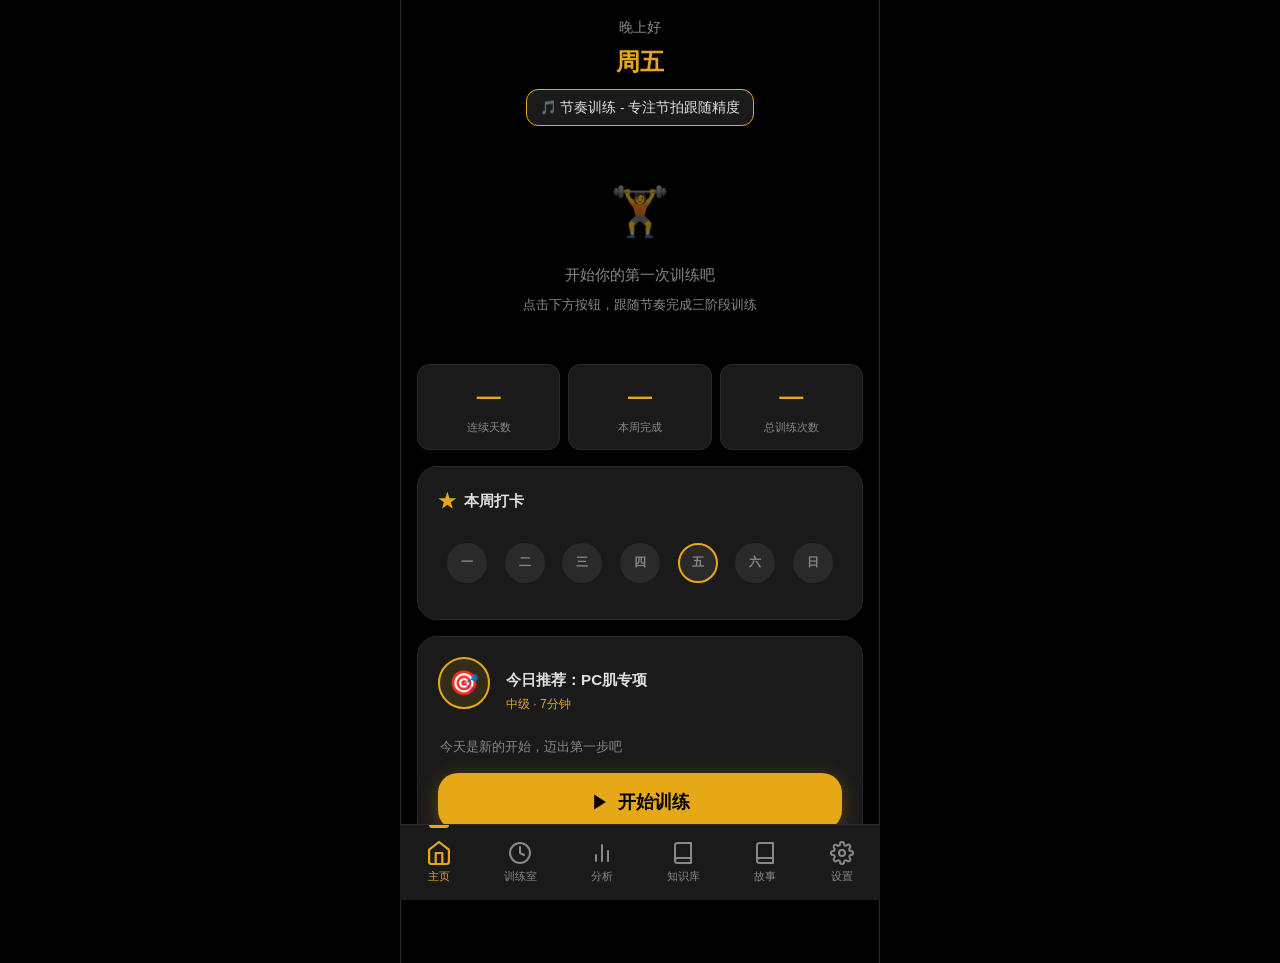
<file: index.html>
<!DOCTYPE html>
<html lang="zh-CN">
<head>
<meta charset="UTF-8">
<meta name="viewport" content="width=device-width,initial-scale=1.0,maximum-scale=1.0,user-scalable=no">
<meta name="theme-color" content="#000000">
<meta name="apple-mobile-web-app-capable" content="yes">
<meta name="apple-mobile-web-app-status-bar-style" content="black-translucent">
<meta name="description" content="训练助手 - 专属私密训练站">
<link rel="manifest" href="manifest.json">
<link rel="stylesheet" href="css/style.css?v=20260725">
<title>训练助手</title>
</head>
<body>
<div id="app">
  <div class="toast" id="toast"></div>

  <!-- ==================== Page: Dashboard ==================== -->
  <div class="page active" id="page-dashboard">
    <div class="dashboard-hero">
      <div class="greeting" id="greetingText"></div>
      <div class="day-name" id="dayName"></div>
      <div class="mode-name" id="modeName"></div>
    </div>
    <div class="empty-state" id="dashboardEmptyState" style="display:none">
      <div class="empty-state-icon">🏋️</div>
      <div class="empty-state-text">开始你的第一次训练吧</div>
      <div class="empty-state-hint">点击下方按钮，跟随节奏完成三阶段训练</div>
    </div>
    <div class="stats-grid">
      <div class="stat-card">
        <div class="stat-value" id="statStreak">0</div>
        <div class="stat-label">连续天数</div>
      </div>
      <div class="stat-card">
        <div class="stat-value" id="statWeek">0</div>
        <div class="stat-label">本周完成</div>
      </div>
      <div class="stat-card">
        <div class="stat-value" id="statTotal">0</div>
        <div class="stat-label">总训练次数</div>
      </div>
    </div>
    <div class="card">
      <div class="card-title"><span class="icon">&#9733;</span> 本周打卡</div>
      <div class="week-dots" id="weekDots"></div>
    </div>
    <div class="card resume-card" id="resumeCard" style="display:none" onclick="navigateTo('training')">
      <div class="resume-card-content">
        <span class="resume-card-icon">▶️</span>
        <span class="resume-card-text">检测到暂停的训练，点击恢复</span>
      </div>
    </div>
    <div class="card start-card">
      <div class="start-card-header">
        <div class="start-icon" id="dashStartIcon">🏋️</div>
        <div class="start-info">
          <div class="start-title" id="dashStartTitle">今日推荐：完整训练</div>
          <div class="start-sub" id="dashStartSub">中级 · 14分钟</div>
        </div>
      </div>
      <div class="start-hint" id="dashStartHint">专注呼吸，跟随节奏，享受训练</div>
      <button class="btn btn-primary btn-large btn-full" onclick="navigateTo('training')">
        <svg width="20" height="20" viewBox="0 0 24 24" fill="currentColor"><polygon points="5 3 19 12 5 21 5 3"></polygon></svg>
        开始训练
      </button>
    </div>
  </div>

  <!-- ==================== Page: Training Room ==================== -->
  <div class="page" id="page-training">
    <!-- ===== Setup State (设置状态) ===== -->
    <div id="trainingSetup">
      <div class="training-header">
        <h2>🎯 训练室</h2>
        <p>专注训练，持续精进</p>
      </div>

      <!-- Plan Selector -->
      <div class="plan-selector" id="planSelector">
        <div class="plan-selector-header">
          <span class="plan-selector-label">选择计划</span>
          <span class="plan-selector-custom" onclick="openCustomPanel()">✏️ 自定义</span>
        </div>
        <div class="plan-cards-wrapper"><div class="plan-cards" id="planCards"></div></div>
      </div>

      <!-- Plan Detail -->
      <div class="card plan-detail-card" id="planDetailCard">
        <div class="plan-detail-header">
          <div class="plan-detail-icon" id="planDetailIcon">🏋️</div>
          <div class="plan-detail-info">
            <div class="plan-detail-name" id="planDetailName">完整训练</div>
            <div class="plan-detail-desc" id="planDetailDesc">三阶段全流程，全面能力提升</div>
          </div>
        </div>
        <div class="plan-detail-scene" id="planDetailScene">适用场景：状态好，有完整时间</div>
        <div class="plan-detail-phases" id="planDetailPhases"></div>
      </div>

      <!-- Training Config Card -->
      <div class="card training-config" id="levelSelector">
        <div class="card-title"><span class="icon">⚙️</span> 训练配置</div>
        <div class="config-section">
          <div class="config-label">难度等级</div>
          <div class="config-options" data-group="level">
            <button class="config-btn" data-level="beginner" onclick="selectPlanLevel('beginner')">
              <span class="config-btn-label">初级</span>
              <span class="config-btn-desc">节奏舒缓</span>
            </button>
            <button class="config-btn active" data-level="intermediate" onclick="selectPlanLevel('intermediate')">
              <span class="config-btn-label">中级</span>
              <span class="config-btn-desc">标准训练</span>
            </button>
            <button class="config-btn" data-level="advanced" onclick="selectPlanLevel('advanced')">
              <span class="config-btn-label">高级</span>
              <span class="config-btn-desc">挑战极限</span>
            </button>
          </div>
        </div>
        <div class="config-section">
          <div class="config-label">节拍音色</div>
          <div class="config-options" data-group="sound">
            <button class="config-btn config-btn-sm" data-sound="hum" onclick="selectPlanSound('hum')">🎵 嗡嗡声</button>
            <button class="config-btn config-btn-sm" data-sound="tick" onclick="selectPlanSound('tick')">🔔 节拍器</button>
            <button class="config-btn config-btn-sm active" data-sound="mixed" onclick="selectPlanSound('mixed')">🔄 混合</button>
          </div>
        </div>
      </div>

      <div class="controls" id="trainingControls">
        <button class="btn btn-primary btn-full btn-large" id="btnStartTraining" onclick="toggleTraining()">
          <svg width="20" height="20" viewBox="0 0 24 24" fill="currentColor"><polygon points="5 3 19 12 5 21 5 3"></polygon></svg>
          开始训练
        </button>
      </div>
    </div>

    <!-- ===== Active State (活跃状态) ===== -->
    <div id="trainingActive" style="display:none">
      <div class="training-header">
        <h2 id="trainingStatus">准备开始</h2>
      </div>

      <!-- Phase Bar -->
      <div class="phase-bar" id="phaseBar">
        <div class="phase-item" data-phase="0">
          <span class="phase-label">唤醒</span>
          <span class="phase-bpm">准备</span>
        </div>
        <div class="phase-item" data-phase="1">
          <span class="phase-label">热身</span>
          <span class="phase-bpm" id="phase1bpm">30 BPM</span>
        </div>
        <div class="phase-item" data-phase="2">
          <span class="phase-label">爆发</span>
          <span class="phase-bpm" id="phase2bpm">80 BPM</span>
        </div>
        <div class="phase-item" data-phase="3">
          <span class="phase-label">控制</span>
          <span class="phase-bpm" id="phase3bpm">25 BPM</span>
        </div>
      </div>

      <div class="overall-progress" id="overallProgress" style="display:none">
        <div class="overall-progress-bar"><div class="overall-progress-fill" id="overallProgressFill"></div></div>
        <span class="overall-progress-label" id="overallProgressLabel">0%</span>
      </div>

      <!-- ===== Arousal Prep Block (Phase 0) ===== -->
      <div id="preArousalBlock">
        <div class="arousal-card">
          <h3>🔊 唤醒准备</h3>
          <div class="guidance">
            戴耳机，听唤醒故事，用手或道具刺激。<br>
            <strong>目标</strong>：硬起来，戴好安全套。<br>
            准备好了就点击"已唤醒"进入训练。
          </div>

          <!-- State 1: before user starts -->
          <div id="arousalStartState">
            <button class="btn btn-primary btn-large btn-full" onclick="startArousalSession()">
              ▶ 开始唤醒
            </button>
            <div class="arousal-skip" onclick="onArousalSkip()">跳过唤醒，直接开始</div>
          </div>

          <!-- State 2: active arousal -->
          <div id="arousalActiveState" style="display:none">
            <div class="arousal-metronome">
              <div class="arousal-beat" id="arousalBeat"></div>
              <div class="arousal-bpm-text" id="arousalBpmText">60 BPM</div>
            </div>
            <div class="arousal-story-title" id="arousalStoryTitle">🔊 温柔爱抚</div>
            <div class="arousal-story-hint">正在播放唤醒故事，边听边刺激</div>
            <button class="btn btn-primary btn-large btn-full" id="btnReady" onclick="onArousalReady()">
              🌱 已唤醒，开始节拍训练
            </button>
            <div class="arousal-skip" onclick="onArousalSkip()">跳过唤醒，直接开始</div>
          </div>
        </div>
      </div>

      <div class="interval-indicator" id="intervalIndicator" style="display:none"></div>
      <div class="ring-container">
        <div class="progress-ring">
          <svg viewBox="0 0 200 200">
            <circle class="ring-bg" cx="100" cy="100" r="88"></circle>
            <circle class="ring-progress" id="ringProgress" cx="100" cy="100" r="88"
              stroke-dasharray="553" stroke-dashoffset="0"></circle>
          </svg>
          <div class="ring-center">
            <div class="ring-time" id="ringTime">0:00</div>
            <div class="ring-sub" id="ringSub">准备就绪</div>
            <div class="mini-beat-dots" id="miniBeatDots" style="display:none">
              <div class="mini-beat-dot" data-beat="1"></div>
              <div class="mini-beat-dot" data-beat="2"></div>
              <div class="mini-beat-dot" data-beat="3"></div>
              <div class="mini-beat-dot" data-beat="4"></div>
              <div class="mini-beat-dot" data-beat="5"></div>
              <div class="mini-beat-dot" data-beat="6"></div>
            </div>
          </div>
        </div>
      </div>
      <div class="instruction-box" id="instructionBox">
        <div class="instruction-text" id="instructionText">按下开始，进入训练</div>
        <div class="instruction-sub" id="instructionSub">跟随节拍器，配合呼吸</div>
      </div>

      <div class="controls" id="trainingActiveControls">
        <button class="btn btn-primary btn-full btn-large" id="btnActiveStartTraining" onclick="toggleTraining()">
          <svg width="20" height="20" viewBox="0 0 24 24" fill="currentColor"><polygon points="5 3 19 12 5 21 5 3"></polygon></svg>
          开始训练
        </button>
        <button class="btn btn-ghost btn-full btn-large" id="btnActiveStopTraining" onclick="stopTraining(false)" style="display:none">
          <svg width="20" height="20" viewBox="0 0 24 24" fill="currentColor"><rect x="4" y="4" width="16" height="16" rx="2"></rect></svg>
          停止训练
        </button>
      </div>
      <div class="story-player-indicator" id="storyPlayerIndicator" style="display:none">
        <span class="story-player-title" id="storyPlayerTitle"></span>
      </div>
      <div class="controls" id="extraControls" style="display:none">
        <button class="btn btn-ghost btn-full" onclick="toggleVoiceCoach()">
          <svg width="20" height="20" viewBox="0 0 24 24" fill="none" stroke="currentColor" stroke-width="2"><path d="M12 1a3 3 0 0 0-3 3v8a3 3 0 0 0 6 0V4a3 3 0 0 0-3-3z"></path><path d="M19 10v2a7 7 0 0 1-14 0v-2"></path><line x1="12" y1="19" x2="12" y2="23"></line></svg>
          <span id="voiceBtnText">语音教练</span>
        </button>
        <button class="btn btn-ghost btn-full" onclick="toggleStoryPlayer()">
          <svg width="20" height="20" viewBox="0 0 24 24" fill="none" stroke="currentColor" stroke-width="2"><circle cx="12" cy="12" r="10"></circle><polygon points="10 8 16 12 10 16 10 8" fill="currentColor"></polygon></svg>
          <span id="storyBtnText">背景故事</span>
        </button>
        <button class="btn btn-ghost btn-full" onclick="openStoryPlaylist()" title="浏览全部故事">
          <svg width="20" height="20" viewBox="0 0 24 24" fill="none" stroke="currentColor" stroke-width="2"><line x1="8" y1="6" x2="21" y2="6"/><line x1="8" y1="12" x2="21" y2="12"/><line x1="8" y1="18" x2="21" y2="18"/><line x1="3" y1="6" x2="3.01" y2="6"/><line x1="3" y1="12" x2="3.01" y2="12"/><line x1="3" y1="18" x2="3.01" y2="18"/></svg>
          <span>故事列表</span>
        </button>
        <button class="btn btn-ghost btn-full" onclick="toggleVibration()">
          <svg width="20" height="20" viewBox="0 0 24 24" fill="none" stroke="currentColor" stroke-width="2"><path d="M2 12h4l3-9 4 18 3-9h6"></path></svg>
          <span id="vibBtnText">震动模式</span>
        </button>
      </div>
      <button class="emergency-stop" id="emergencyBtn" style="display:none" onclick="emergencyStop()">
        一键控射暂停
      </button>
      <button class="btn btn-ghost btn-full" id="btnExitTraining" style="display:none;margin-top:0.5rem" onclick="showExitConfirm()">
        <svg width="18" height="18" viewBox="0 0 24 24" fill="none" stroke="currentColor" stroke-width="2"><path d="M9 21H5a2 2 0 0 1-2-2V5a2 2 0 0 1 2-2h4"></path><polyline points="16 17 21 12 16 7"></polyline><line x1="21" y1="12" x2="9" y2="12"></line></svg>
        退出训练
      </button>
    </div>
  </div>

  <!-- ==================== Custom Plan Panel ==================== -->
  <div class="custom-panel-overlay" id="customPanel" style="display:none" onclick="closeCustomPanel(event)">
    <div class="custom-panel" onclick="event.stopPropagation()">
      <div class="custom-panel-header">
        <h3>自定义计划</h3>
        <button class="btn btn-ghost" onclick="closeCustomPanel()" style="padding:0.3rem 0.6rem;font-size:1.2rem">✕</button>
      </div>
      <div class="custom-panel-body" id="customPanelBody"></div>
      <div class="custom-panel-footer">
        <button class="btn btn-ghost" onclick="closeCustomPanel()">取消</button>
        <button class="btn btn-primary" onclick="saveCustomPlan()">💾 保存为自定义计划</button>
      </div>
    </div>
  </div>

  <!-- ==================== Page: Knowledge ==================== -->
  <div class="page" id="page-knowledge">
    <div class="page-header">
      <h1>训练知识库</h1>
      <p>科学方法，持续精进</p>
    </div>
    <div class="knowledge-section">
      <div class="knowledge-header" onclick="toggleKnowledge(this)">
        <span class="icon">&#128218;</span>
        <h3>训练原理：三阶段法</h3>
        <span class="arrow">&#9654;</span>
      </div>
      <div class="knowledge-content">
        <h4>阶段一：热身（30 BPM）</h4>
        <p><strong>目的：</strong>心理放松 + 呼吸同步。30 BPM = 2秒/拍，6拍=12秒一个完整周期，完美匹配5次/分钟的共振呼吸频率，有效激活副交感神经。</p>
        <p><strong>时长原则：</strong>新手5分钟 > 中级4分钟 > 高级3分钟。新手更需要时间缓解焦虑、建立节奏感；老手可快速进入状态。</p>
        <h4>阶段二：爆发冲刺（80-100 BPM）</h4>
        <p><strong>目的：</strong>高强度间歇训练，提升耐力极限。采用"冲刺+休息"交替模式，是整场训练的"主训练"阶段，生理负荷最大。</p>
        <p><strong>时长原则：</strong>新手3分钟（10s冲刺+20s休息）→ 中级5分钟（15s+15s）→ 高级7分钟（20s+10s）。随着能力提升，逐步增加冲刺时长、缩短休息时间。</p>
        <h4>阶段三：控制（25-35 BPM）</h4>
        <p><strong>目的：</strong>盆底肌技巧训练 + 冷却恢复。3拍/周期（收缩→保持→放松），与NHS临床凯格尔方案对齐。</p>
        <p><strong>时长原则：</strong>新手4分钟 → 中级5分钟 → 高级5分钟。技能型训练，中等时长即可，关键是质量而非数量。</p>
        <h4 style="margin-top:1.5rem;color:var(--accent)">📊 等级对比总览</h4>
        <table class="troubleshoot-table" style="margin-top:0.5rem">
          <thead><tr><th>等级</th><th>热身</th><th>爆发</th><th>控制</th><th>总计</th><th>比例</th></tr></thead>
          <tbody>
            <tr><td><strong>初级</strong></td><td>5min</td><td>3min</td><td>4min</td><td><strong>12min</strong></td><td>42%热身 / 25%爆发 / 33%控制</td></tr>
            <tr><td><strong>中级</strong></td><td>4min</td><td>5min</td><td>5min</td><td><strong>14min</strong></td><td>29%热身 / 36%爆发 / 36%控制</td></tr>
            <tr><td><strong>高级</strong></td><td>3min</td><td>7min</td><td>5min</td><td><strong>15min</strong></td><td>20%热身 / 47%爆发 / 33%控制</td></tr>
          </tbody>
        </table>
        <p style="margin-top:0.75rem;font-size:0.85rem;color:var(--muted)">随着等级提升，热身比例递减（从42%→20%），爆发比例递增（从25%→47%），控制保持稳定——这是"渐进超负荷"原则在控射训练中的科学应用。</p>
      </div>
    </div>
    <div class="knowledge-section">
      <div class="knowledge-header" onclick="toggleKnowledge(this)">
        <span class="icon">&#127800;</span>
        <h3>呼吸同步技巧</h3>
        <span class="arrow">&#9654;</span>
      </div>
      <div class="knowledge-content">
        <p><strong>呼吸是控射训练的"遥控器"。</strong>呼吸是唯一同时受自主神经和意识控制的生理功能——这意味着你可以通过调节呼吸来直接干预 arousal 水平。</p>
        <h4 style="margin-top:1rem;color:var(--accent)">基本原理</h4>
        <ul>
          <li><strong>吸气 → 交感神经兴奋</strong>（心跳加快， arousal 上升）</li>
          <li><strong>呼气 → 副交感神经激活</strong>（心跳减慢，放松）</li>
          <li><strong>延长呼气</strong>是训练中最重要的"刹车"技巧</li>
        </ul>
        <h4 style="margin-top:1rem;color:var(--accent)">三阶段呼吸策略</h4>
        <p><strong>阶段一（热身·30 BPM）：共振呼吸</strong></p>
        <ul>
          <li>30 BPM = 2秒/拍，6拍完整周期 = 12秒</li>
          <li><strong>吸气4秒</strong>（推入的2拍）+ <strong>呼气4秒</strong>（抽出的2拍）+ <strong>停4秒</strong>（深处/入口各停1拍）</li>
          <li>这正好匹配 <strong>5次/分钟的共振呼吸频率</strong>，是激活副交感神经的最优节奏</li>
        </ul>
        <p><strong>阶段二（爆发·80-100 BPM）：短促控息</strong></p>
        <ul>
          <li>高强度冲刺时：<strong>短吸短呼</strong>，保持节奏，不要憋气</li>
          <li>冲刺结束 → 立即转为<strong>深长呼气</strong>（4秒呼气），利用休息窗口快速恢复</li>
          <li>冲刺期间憋气会升高血压，增加失控风险</li>
        </ul>
        <p><strong>阶段三（控制·25-35 BPM）：凯格尔同步</strong></p>
        <ul>
          <li><strong>吸气 → 推入 + 放松盆底肌</strong></li>
          <li><strong>呼气 → 收缩PC肌 + 保持</strong>（呼气时自然放松，更容易控制）</li>
          <li>禁止在吸气时收缩PC肌，这会产生拮抗，降低训练效果</li>
        </ul>
        <h4 style="margin-top:1rem;color:var(--accent)">腹式呼吸训练</h4>
        <p>所有呼吸都使用<strong>腹式呼吸</strong>而非胸式呼吸：</p>
        <ul>
          <li>吸气时腹部鼓起，膈肌下沉</li>
          <li>呼气时腹部收回，膈肌上升</li>
          <li>手放在腹部感受起伏，初期可平躺练习</li>
        </ul>
        <p style="margin-top:0.75rem;font-size:0.85rem;color:var(--muted)">💡 提示：当感觉 arousal 接近阈值时，立即做一次深长呼气（4秒以上），这是最有效的即时刹车手段。</p>
      </div>
    </div>
    <div class="knowledge-section">
      <div class="knowledge-header" onclick="toggleKnowledge(this)">
        <span class="icon">&#9888;</span>
        <h3>快速故障排除</h3>
        <span class="arrow">&#9654;</span>
      </div>
      <div class="knowledge-content">
        <table class="troubleshoot-table">
          <thead><tr><th>问题</th><th>解决方案</th></tr></thead>
          <tbody>
            <tr><td>过快达到临界点</td><td>立即切换到阶段三（60BPM），配合凯格尔收缩</td></tr>
            <tr><td>训练中注意力涣散</td><td>启用语音教练，闭上眼睛专注于呼吸</td></tr>
            <tr><td>节拍器不够刺激</td><td>进入设置调高阶段二BPM至140-150</td></tr>
            <tr><td>训练后感觉疲劳</td><td>减少训练频率至隔天一次，增加热身时间</td></tr>
            <tr><td>无法保持节奏</td><td>降低当前阶段BPM 10-20，熟练后再逐步提升</td></tr>
          </tbody>
        </table>
      </div>
    </div>
    <div class="knowledge-section">
      <div class="knowledge-header" onclick="toggleKnowledge(this)">
        <span class="icon">&#128296;</span>
        <h3>射后恢复三部曲</h3>
        <span class="arrow">&#9654;</span>
      </div>
      <div class="knowledge-content">
        <p>如果训练中不慎到达临界点，按照以下三步快速恢复：</p>
        <ol class="recovery-steps">
          <li><strong>刹车 - 冷却倒计时（60秒）</strong><br>立即停止一切动作，深呼吸。吸气4秒，屏息4秒，呼气4秒。重复此循环。</li>
          <li><strong>重启 - 从阶段一重新开始</strong><br>不要急于回到高强度。从30BPM热身开始，至少2分钟后再考虑进入下一阶段。</li>
          <li><strong>记录 - 标记今日训练</strong><br>在仪表盘中记录今天的训练。即使中途"失控"也算有效训练，坚持打卡最重要。</li>
        </ol>
      </div>
    </div>
    <div class="knowledge-section">
      <div class="knowledge-header" onclick="toggleKnowledge(this)">
        <span class="icon">&#128197;</span>
        <h3>每周训练计划</h3>
        <span class="arrow">&#9654;</span>
      </div>
      <div class="knowledge-content">
        <table class="troubleshoot-table">
          <thead><tr><th>日期</th><th>训练模式</th><th>重点</th></tr></thead>
          <tbody>
            <tr><td>周一</td><td>高强度控射日</td><td>爆发阶段延长至7分钟</td></tr>
            <tr><td>周二</td><td>恢复日</td><td>仅热身+控制，BPM降低</td></tr>
            <tr><td>周三</td><td>耐力训练日</td><td>延长总训练时间至20分钟</td></tr>
            <tr><td>周四</td><td>休息日</td><td>完全休息或仅做凯格尔</td></tr>
            <tr><td>周五</td><td>节奏训练日</td><td>专注于节拍跟随精度</td></tr>
            <tr><td>周六</td><td>综合训练日</td><td>完整三阶段训练</td></tr>
            <tr><td>周日</td><td>自由训练日</td><td>根据感觉自由选择模式</td></tr>
          </tbody>
        </table>
      </div>
    </div>
  </div>

  <!-- ==================== Page: Settings ==================== -->
  <div class="page" id="page-settings">
    <div class="page-header">
      <h1>设置中心</h1>
      <p>管理你的训练偏好</p>
    </div>

    <div class="setting-group collapsible">
      <div class="setting-group-header" onclick="toggleSettingGroup(this)">
        <span class="setting-group-title">⚙️ 全局偏好</span>
        <span class="setting-group-arrow">▼</span>
      </div>
      <div class="setting-group-content">
        <div class="setting-item">
          <label>声音反馈</label>
          <button class="toggle on" id="toggleSound" onclick="toggleSettingSwitch(this)"></button>
        </div>
        <div class="setting-item">
          <label>默认开启震动</label>
          <button class="toggle" id="toggleVibDefault" onclick="toggleSettingSwitch(this)"></button>
        </div>
        <div class="setting-item">
          <label>语音教练开关</label>
          <button class="toggle on" id="toggleVoiceCoach" onclick="toggleSettingSwitch(this)"></button>
        </div>
        <div class="setting-item" style="flex-direction:column;align-items:flex-start">
          <label>语音速度</label>
          <div style="width:100%;display:flex;align-items:center;margin-top:0.5rem">
            <span style="font-size:0.7rem;color:var(--muted)">0.5x</span>
            <input type="range" id="setVoiceSpeed" min="0.5" max="2.0" step="0.1" value="1.0" oninput="document.getElementById('voiceSpeedDisplay').textContent = this.value + 'x'; saveSettings()" style="flex:1;margin:0 0.5rem">
            <span style="font-size:0.7rem;color:var(--muted)">2.0x</span>
          </div>
          <div style="font-size:0.8rem;color:var(--accent);margin-top:0.25rem" id="voiceSpeedDisplay">1.0x</div>
        </div>
        <div class="setting-item stepper-row">
          <label>震动强度</label>
          <div class="stepper"><button onclick="stepperVal('setVibIntensity',-1)" class="stepper-btn">−</button><input type="number" id="setVibIntensity" min="1" max="3" value="2" onchange="saveSettings()"><button onclick="stepperVal('setVibIntensity',1)" class="stepper-btn">+</button></div>
        </div>
        <div class="setting-item" style="flex-direction:column;align-items:flex-start">
          <label>语音密度</label>
          <div class="config-options" style="width:100%;margin-top:0.5rem">
            <button class="config-btn config-btn-sm density-btn" data-density="beat" onclick="selectVoiceDensity('beat')">逐拍</button>
            <button class="config-btn config-btn-sm density-btn active" data-density="cycle" onclick="selectVoiceDensity('cycle')">每周期</button>
            <button class="config-btn config-btn-sm density-btn" data-density="minimal" onclick="selectVoiceDensity('minimal')">极简</button>
          </div>
        </div>
      </div>
    </div>

    <div class="setting-group collapsible">
      <div class="setting-group-header" onclick="toggleSettingGroup(this)">
        <span class="setting-group-title">🎧 背景故事</span>
        <span class="setting-group-arrow">▼</span>
      </div>
      <div class="setting-group-content">
        <div class="setting-item">
          <label>背景故事开关</label>
          <button class="toggle on" id="toggleStoryPlayer" onclick="toggleSettingSwitch(this)"></button>
        </div>
        <div class="setting-item" style="flex-direction:column;align-items:flex-start">
          <label>故事音量</label>
          <div style="width:100%;display:flex;align-items:center;margin-top:0.5rem">
            <span style="font-size:0.7rem;color:var(--muted)">0%</span>
            <input type="range" id="setStoryVolume" min="0" max="1.0" step="0.05" value="0.5" oninput="document.getElementById('storyVolumeDisplay').textContent = Math.round(this.value*100) + '%'; setStoryPlayerVolume(parseFloat(this.value))" style="flex:1;margin:0 0.5rem">
            <span style="font-size:0.7rem;color:var(--muted)">100%</span>
          </div>
          <div style="font-size:0.8rem;color:var(--accent);margin-top:0.25rem" id="storyVolumeDisplay">50%</div>
        </div>
        <div class="setting-item" style="flex-direction:column;align-items:flex-start">
          <label>播放顺序</label>
          <div class="config-options" style="width:100%;margin-top:0.5rem">
            <button class="config-btn config-btn-sm story-mode-btn active" data-mode="shuffle" onclick="selectStoryMode('shuffle')">随机</button>
            <button class="config-btn config-btn-sm story-mode-btn" data-mode="sequential" onclick="selectStoryMode('sequential')">顺序</button>
          </div>
        </div>
        <div class="setting-item" style="flex-direction:column;align-items:flex-start">
          <label>播放阶段</label>
          <div class="config-options" style="width:100%;margin-top:0.5rem">
            <button class="config-btn config-btn-sm story-stage-btn active" data-stage="all" onclick="selectStoryStage('all')">全阶段</button>
            <button class="config-btn config-btn-sm story-stage-btn" data-stage="prep" onclick="selectStoryStage('prep')">仅唤醒</button>
            <button class="config-btn config-btn-sm story-stage-btn" data-stage="training" onclick="selectStoryStage('training')">仅训练</button>
          </div>
        </div>
        <div class="setting-item" style="flex-direction:column;align-items:flex-start">
          <label>闪避强度（语音指令时故事音量降低比例）</label>
          <div style="width:100%;display:flex;align-items:center;margin-top:0.5rem">
            <span style="font-size:0.7rem;color:var(--muted)">0%</span>
            <input type="range" id="setStoryDuck" min="0" max="1.0" step="0.05" value="0.7" oninput="document.getElementById('storyDuckDisplay').textContent = Math.round(this.value*100) + '%'; setStoryPlayerDuckAmount(parseFloat(this.value))" style="flex:1;margin:0 0.5rem">
            <span style="font-size:0.7rem;color:var(--muted)">100%</span>
          </div>
          <div style="font-size:0.8rem;color:var(--accent);margin-top:0.25rem" id="storyDuckDisplay">70%</div>
        </div>
        <div class="setting-item">
          <label>浏览全部故事</label>
          <button class="btn btn-sm btn-ghost" onclick="openStoryPlaylist()">📖 打开列表</button>
        </div>
      </div>
    </div>

    <div class="setting-group collapsible">
      <div class="setting-group-header" onclick="toggleSettingGroup(this)">
        <span class="setting-group-title">🗣️ 语音提示开关</span>
        <span class="setting-group-arrow">▼</span>
      </div>
      <div class="setting-group-content">
        <div class="setting-item">
          <label>测试语音</label>
          <button class="btn btn-sm btn-ghost" onclick="testVoice()">播放测试</button>
        </div>
        <div id="voicePromptsContainer"></div>
      </div>
    </div>

    <div class="setting-group collapsible">
      <div class="setting-group-header" onclick="toggleSettingGroup(this)">
        <span class="setting-group-title">📦 数据管理</span>
        <span class="setting-group-arrow">▼</span>
      </div>
      <div class="setting-group-content">
        <button class="btn btn-secondary btn-full" onclick="resetSettings()" style="margin-bottom:0.75rem">
          🔄 恢复默认设置
        </button>
        <div style="font-size:0.75rem;color:var(--muted);text-align:center;margin-bottom:1rem">恢复所有设置为默认值，不影响训练数据</div>
        <button class="btn btn-secondary btn-full" onclick="exportData()" style="margin-bottom:0.75rem">
          📤 导出训练数据
        </button>
        <button class="btn btn-secondary btn-full" onclick="document.getElementById('importFileInput').click()" style="margin-bottom:0.75rem">
          📥 导入训练数据
        </button>
        <input type="file" id="importFileInput" accept=".json" style="display:none" onchange="importData(event)">
        <button class="btn btn-danger btn-full" onclick="resetAllData()">
          🗑️ 重置所有训练数据
        </button>
        <div style="font-size:0.75rem;color:var(--muted);text-align:center;margin-top:0.5rem">清除所有训练记录和失败记录</div>
      </div>
    </div>

    <div class="settings-hint">
      💡 训练参数（BPM、时长、间歇）请在「训练室」页面的计划配置中调整
    </div>

    <div class="privacy-footer">
      <svg viewBox="0 0 24 24" fill="currentColor"><path d="M12 1L3 5v6c0 5.55 3.84 10.74 9 12 5.16-1.26 9-6.45 9-12V5l-9-4zm0 2.18l7 3.12v4.7c0 4.83-3.13 9.37-7 10.5-3.87-1.13-7-5.67-7-10.5V6.3l7-3.12z"/></svg>
      所有数据仅存储于本地浏览器，不会上传至任何服务器。
    </div>
  </div>

  <!-- ==================== Page: Analysis ==================== -->
  <div class="page" id="page-analysis">
    <div class="page-header">
      <h1>训练分析</h1>
      <span class="page-subtitle">数据驱动，持续进步</span>
    </div>
    <div id="analysisContent">
      <div class="analysis-section">
        <div class="analysis-card">
          <div class="analysis-card-title">📊 总览</div>
          <div class="analysis-grid">
            <div class="analysis-stat">
              <div class="analysis-stat-val" id="analTotal">0</div>
              <div class="analysis-stat-label">总训练次数</div>
            </div>
            <div class="analysis-stat">
              <div class="analysis-stat-val" id="analStreak">0</div>
              <div class="analysis-stat-label">最长连续</div>
            </div>
            <div class="analysis-stat">
              <div class="analysis-stat-val" id="analThisMonth">0</div>
              <div class="analysis-stat-label">本月训练</div>
            </div>
            <div class="analysis-stat">
              <div class="analysis-stat-val" id="analFailures">0</div>
              <div class="analysis-stat-label">失败次数</div>
            </div>
          </div>
        </div>
        <div class="analysis-card">
          <div class="analysis-card-title">📅 近30天打卡</div>
          <div class="analysis-heatmap" id="analHeatmap"></div>
        </div>
        <div class="analysis-card">
          <div class="analysis-card-title">📈 周趋势</div>
          <div class="analysis-week-chart" id="analWeekChart"></div>
        </div>
        <div class="analysis-card">
          <div class="analysis-card-title">⚠️ 失败记录</div>
          <div class="analysis-failure-list" id="analFailureList">
            <div class="analysis-empty">暂无失败记录</div>
          </div>
        </div>
        <div class="analysis-card">
          <div class="analysis-card-title">📋 训练记录</div>
          <div class="analysis-record-list" id="analRecordList">
            <div class="analysis-empty">暂无训练记录</div>
          </div>
        </div>
      </div>
    </div>
  </div>

  <!-- ==================== Page: Stories ==================== -->
  <div class="page" id="page-stories">
    <div class="page-header">
      <h1>📖 故事集</h1>
      <span class="page-subtitle">毕业旅行16章 · 独立长篇3篇 · 合集22篇 · 总计41篇</span>
    </div>
    <div id="storiesListView">
      <div id="storiesContent"></div>
    </div>
    <div id="storyReaderView" style="display:none">
      <div class="story-reader-header">
        <button class="btn btn-ghost btn-sm" onclick="closeStoryReader()">
          <svg width="18" height="18" viewBox="0 0 24 24" fill="none" stroke="currentColor" stroke-width="2"><polyline points="15 18 9 12 15 6"></polyline></svg>
          返回目录
        </button>
        <div class="story-reader-nav">
          <button class="btn btn-ghost btn-sm" id="prevStoryBtn" onclick="prevStory()">
            <svg width="16" height="16" viewBox="0 0 24 24" fill="none" stroke="currentColor" stroke-width="2"><polyline points="15 18 9 12 15 6"></polyline></svg>
            上一章
          </button>
          <button class="btn btn-ghost btn-sm" id="nextStoryBtn" onclick="nextStory()">
            下一章
            <svg width="16" height="16" viewBox="0 0 24 24" fill="none" stroke="currentColor" stroke-width="2"><polyline points="9 18 15 12 9 6"></polyline></svg>
          </button>
        </div>
      </div>
      <div class="story-reader-title" id="storyReaderTitle"></div>
      <div class="story-reader-content" id="storyReaderContent">
        <div class="story-loading">选择一章开始阅读</div>
      </div>
    </div>
  </div>

  <!-- ==================== Exit Confirm Modal ==================== -->
  <div class="modal-overlay" id="exitConfirmModal" style="display:none" onclick="closeExitConfirm(event)">
    <div class="modal-box" onclick="event.stopPropagation()">
      <div class="modal-icon">🚪</div>
      <div class="modal-title">确认退出训练？</div>
      <div class="modal-desc">当前训练进度将丢失，下次需重新开始。</div>
      <div class="modal-actions">
        <button class="btn btn-ghost btn-full" onclick="closeExitConfirm()">取消</button>
        <button class="btn btn-danger btn-full" onclick="confirmExitTraining()">确认退出</button>
      </div>
    </div>
  </div>

  <!-- ==================== Failure Reason Modal ==================== -->
  <div class="modal-overlay" id="failureModal" style="display:none" onclick="closeFailureModal(event)">
    <div class="modal-box" onclick="event.stopPropagation()">
      <div class="modal-icon">⚠️</div>
      <div class="modal-title">训练次数已达上限</div>
      <div class="modal-desc">一键控射暂停已使用3次，本次训练记为失败。请选择失败原因：</div>
      <div class="failure-reasons">
        <button class="failure-reason-btn" onclick="recordFailure('soft')">💫 软了</button>
        <button class="failure-reason-btn" onclick="recordFailure('ejac')">💦 射了</button>
        <button class="failure-reason-btn" onclick="recordFailure('tired')">😮‍💨 身体状态不好</button>
        <button class="failure-reason-btn" onclick="recordFailure('other')">🤷 其他原因</button>
      </div>
    </div>
  </div>

  <!-- ==================== Bottom Navigation ==================== -->
  <nav class="bottom-nav" id="bottomNav">
    <button class="nav-item active" onclick="navigateTo('dashboard')" data-page="dashboard">
      <svg viewBox="0 0 24 24" fill="none" stroke="currentColor" stroke-width="2" stroke-linecap="round" stroke-linejoin="round"><path d="M3 9l9-7 9 7v11a2 2 0 0 1-2 2H5a2 2 0 0 1-2-2z"></path><polyline points="9 22 9 12 15 12 15 22"></polyline></svg>
      <span>主页</span>
    </button>
    <button class="nav-item" onclick="navigateTo('training')" data-page="training">
      <svg viewBox="0 0 24 24" fill="none" stroke="currentColor" stroke-width="2" stroke-linecap="round" stroke-linejoin="round"><circle cx="12" cy="12" r="10"></circle><polyline points="12 6 12 12 16 14"></polyline></svg>
      <span>训练室</span>
    </button>
    <button class="nav-item" onclick="navigateTo('analysis')" data-page="analysis">
      <svg viewBox="0 0 24 24" fill="none" stroke="currentColor" stroke-width="2" stroke-linecap="round" stroke-linejoin="round"><path d="M18 20V10"></path><path d="M12 20V4"></path><path d="M6 20v-6"></path></svg>
      <span>分析</span>
    </button>
    <button class="nav-item" onclick="navigateTo('knowledge')" data-page="knowledge">
      <svg viewBox="0 0 24 24" fill="none" stroke="currentColor" stroke-width="2" stroke-linecap="round" stroke-linejoin="round"><path d="M4 19.5A2.5 2.5 0 0 1 6.5 17H20"></path><path d="M6.5 2H20v20H6.5A2.5 2.5 0 0 1 4 19.5v-15A2.5 2.5 0 0 1 6.5 2z"></path></svg>
      <span>知识库</span>
    </button>
    <button class="nav-item" onclick="navigateTo('stories')" data-page="stories">
      <svg viewBox="0 0 24 24" fill="none" stroke="currentColor" stroke-width="2" stroke-linecap="round" stroke-linejoin="round"><path d="M4 19.5A2.5 2.5 0 0 1 6.5 17H20"></path><path d="M6.5 2H20v20H6.5A2.5 2.5 0 0 1 4 19.5v-15A2.5 2.5 0 0 1 6.5 2z"></path></svg>
      <span>故事</span>
    </button>
    <button class="nav-item" onclick="navigateTo('settings')" data-page="settings">
      <svg viewBox="0 0 24 24" fill="none" stroke="currentColor" stroke-width="2" stroke-linecap="round" stroke-linejoin="round"><circle cx="12" cy="12" r="3"></circle><path d="M19.4 15a1.65 1.65 0 0 0 .33 1.82l.06.06a2 2 0 0 1 0 2.83 2 2 0 0 1-2.83 0l-.06-.06a1.65 1.65 0 0 0-1.82-.33 1.65 1.65 0 0 0-1 1.51V21a2 2 0 0 1-2 2 2 2 0 0 1-2-2v-.09A1.65 1.65 0 0 0 9 19.4a1.65 1.65 0 0 0-1.82.33l-.06.06a2 2 0 0 1-2.83 0 2 2 0 0 1 0-2.83l.06-.06A1.65 1.65 0 0 0 4.68 15a1.65 1.65 0 0 0-1.51-1H3a2 2 0 0 1-2-2 2 2 0 0 1 2-2h.09A1.65 1.65 0 0 0 4.6 9a1.65 1.65 0 0 0-.33-1.82l-.06-.06a2 2 0 0 1 0-2.83 2 2 0 0 1 2.83 0l.06.06A1.65 1.65 0 0 0 9 4.68a1.65 1.65 0 0 0 1-1.51V3a2 2 0 0 1 2-2 2 2 0 0 1 2 2v.09a1.65 1.65 0 0 0 1 1.51 1.65 1.65 0 0 0 1.82-.33l.06-.06a2 2 0 0 1 2.83 0 2 2 0 0 1 0 2.83l-.06.06a1.65 1.65 0 0 0-.33 1.82V9a1.65 1.65 0 0 0 1.51 1H21a2 2 0 0 1 2 2 2 2 0 0 1-2 2h-.09a1.65 1.65 0 0 0-1.51 1z"></path></svg>
      <span>设置</span>
    </button>
  </nav>
</div>

<!-- ==================== Cooldown Overlay ==================== -->
<div class="cooldown-overlay" id="cooldownOverlay">
  <div class="cooldown-badge">控射暂停成功</div>
  <div class="cooldown-number" id="cooldownNumber">10</div>
  <div class="cooldown-text">冷却中 — 深呼吸，放松身心</div>
  <button class="btn btn-ghost cooldown-btn" onclick="exitCooldown(trainingState._emergencyPhase)">跳过冷却</button>
  <div class="cooldown-resume-opt" id="cooldownResumeOpt" style="display:none">
    <button class="btn btn-ghost cooldown-btn" onclick="cooldownRestartFromBegin()">从头开始</button>
    <button class="btn btn-accent cooldown-btn" onclick="cooldownResumeFromPhase()">恢复训练</button>
  </div>
  <div class="cooldown-hint">倒计时结束后自动回到训练阶段</div>
</div>

<!-- ==================== Scripts (loaded in dependency order) ==================== -->
<script src="js/storage.js?v=20260725"></script>
<script src="js/plans.js?v=20260725"></script>
<script src="js/vibration.js?v=20260725"></script>
<script src="js/audio.js?v=20260725"></script>
<script src="js/speech.js?v=20260725"></script>
<script src="js/storyplayer.js?v=20260725"></script>
<script src="js/settings.js?v=20260725"></script>
<script src="js/training.js?v=20260725"></script>
<script src="js/ui.js?v=20260725"></script>
<script src="js/arousal.js?v=20260725"></script>
<script src="js/pages/dashboard.js?v=20260725"></script>
<script src="js/pages/training.js?v=20260725"></script>
<script src="js/pages/knowledge.js?v=20260725"></script>
<script src="js/pages/analysis.js?v=20260725"></script>
<script src="js/stories-data.js?v=20260725"></script>
<script src="js/pages/stories.js?v=20260725"></script>
<script src="js/app.js?v=20260725"></script>
</body>
</html>
</file>
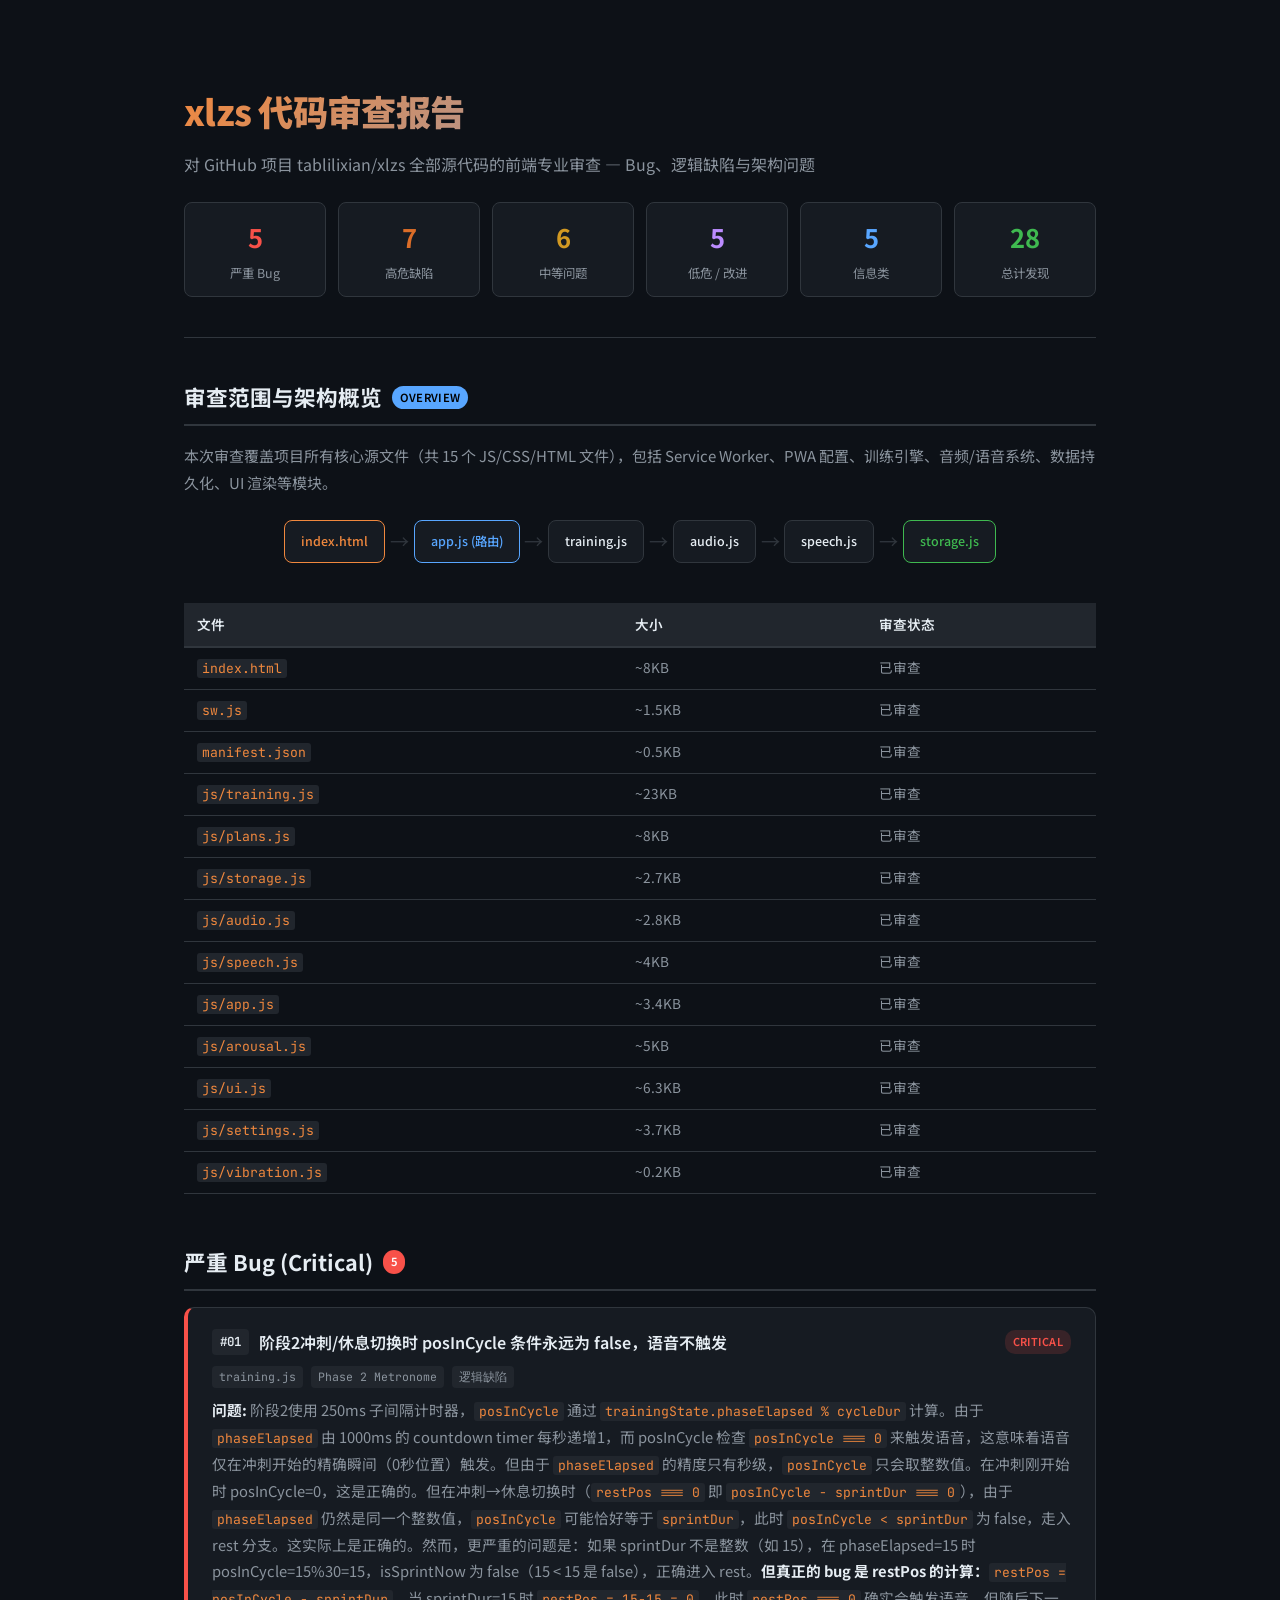
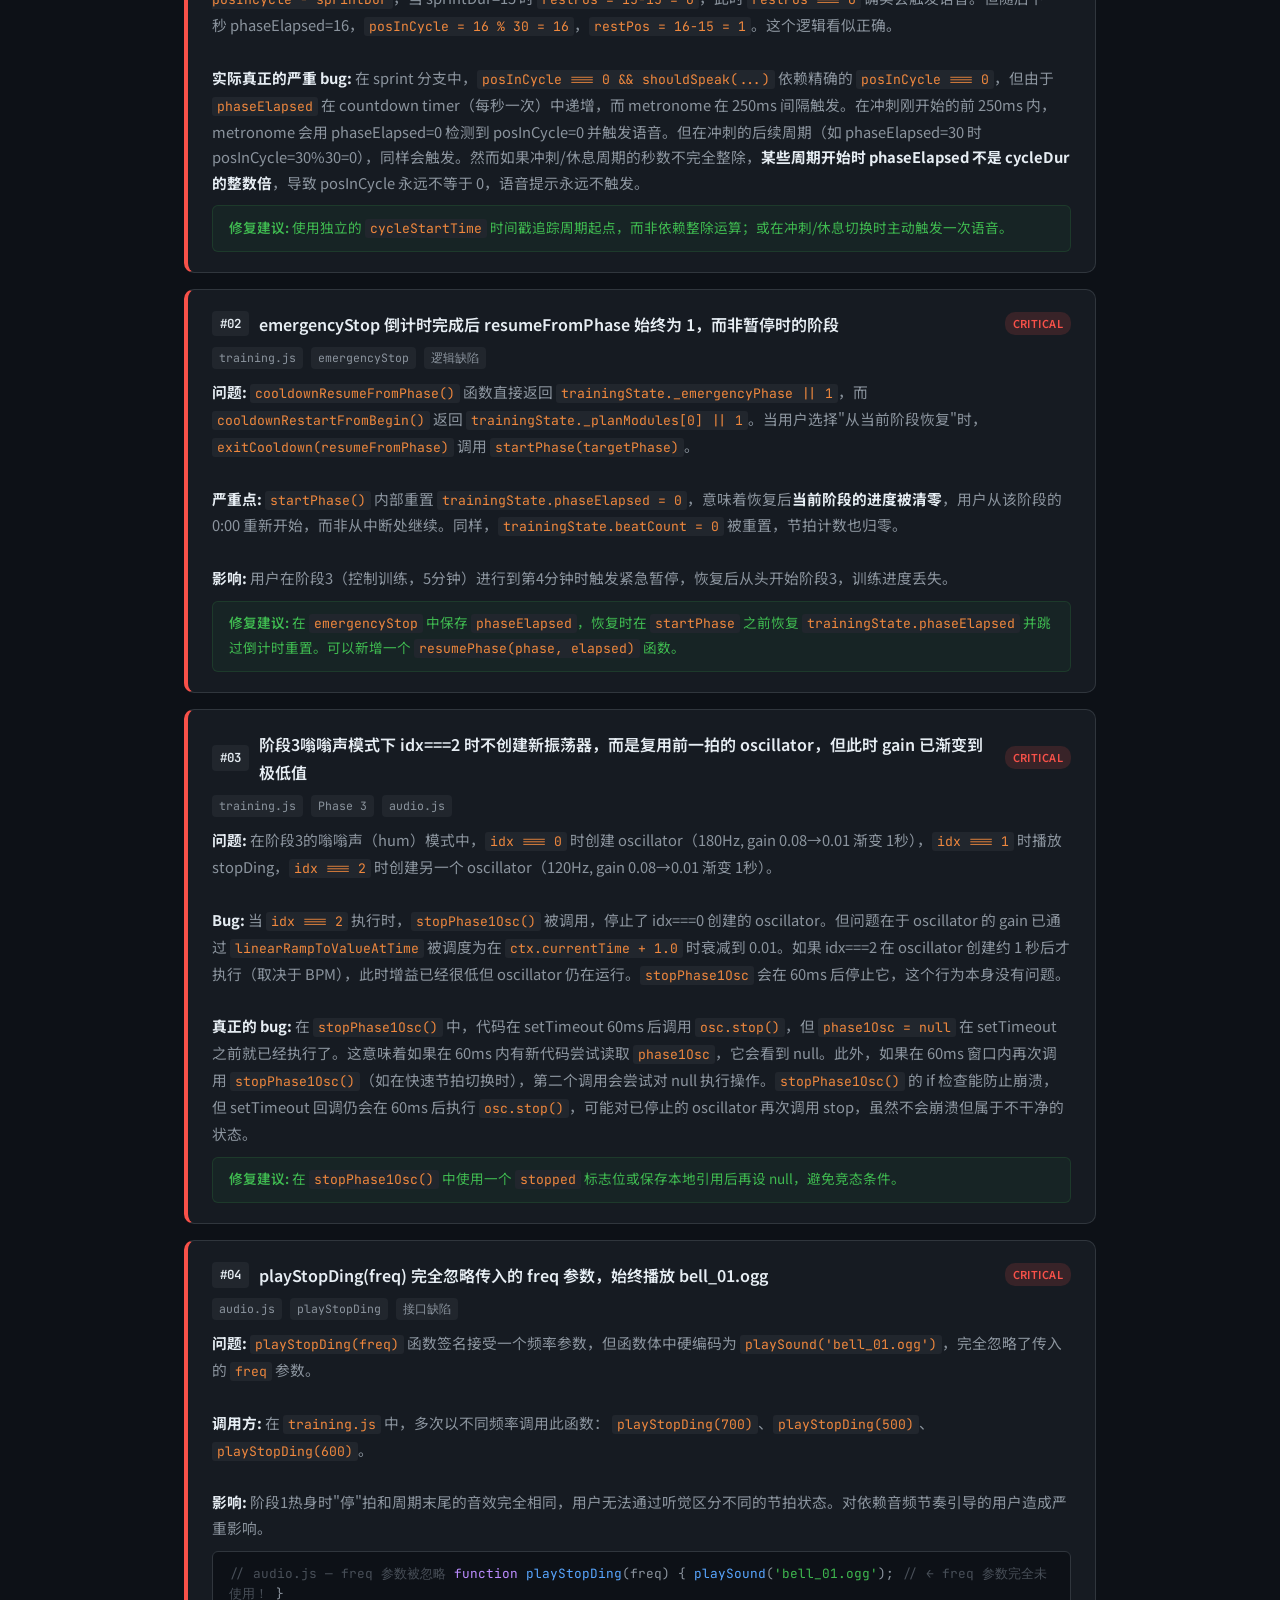
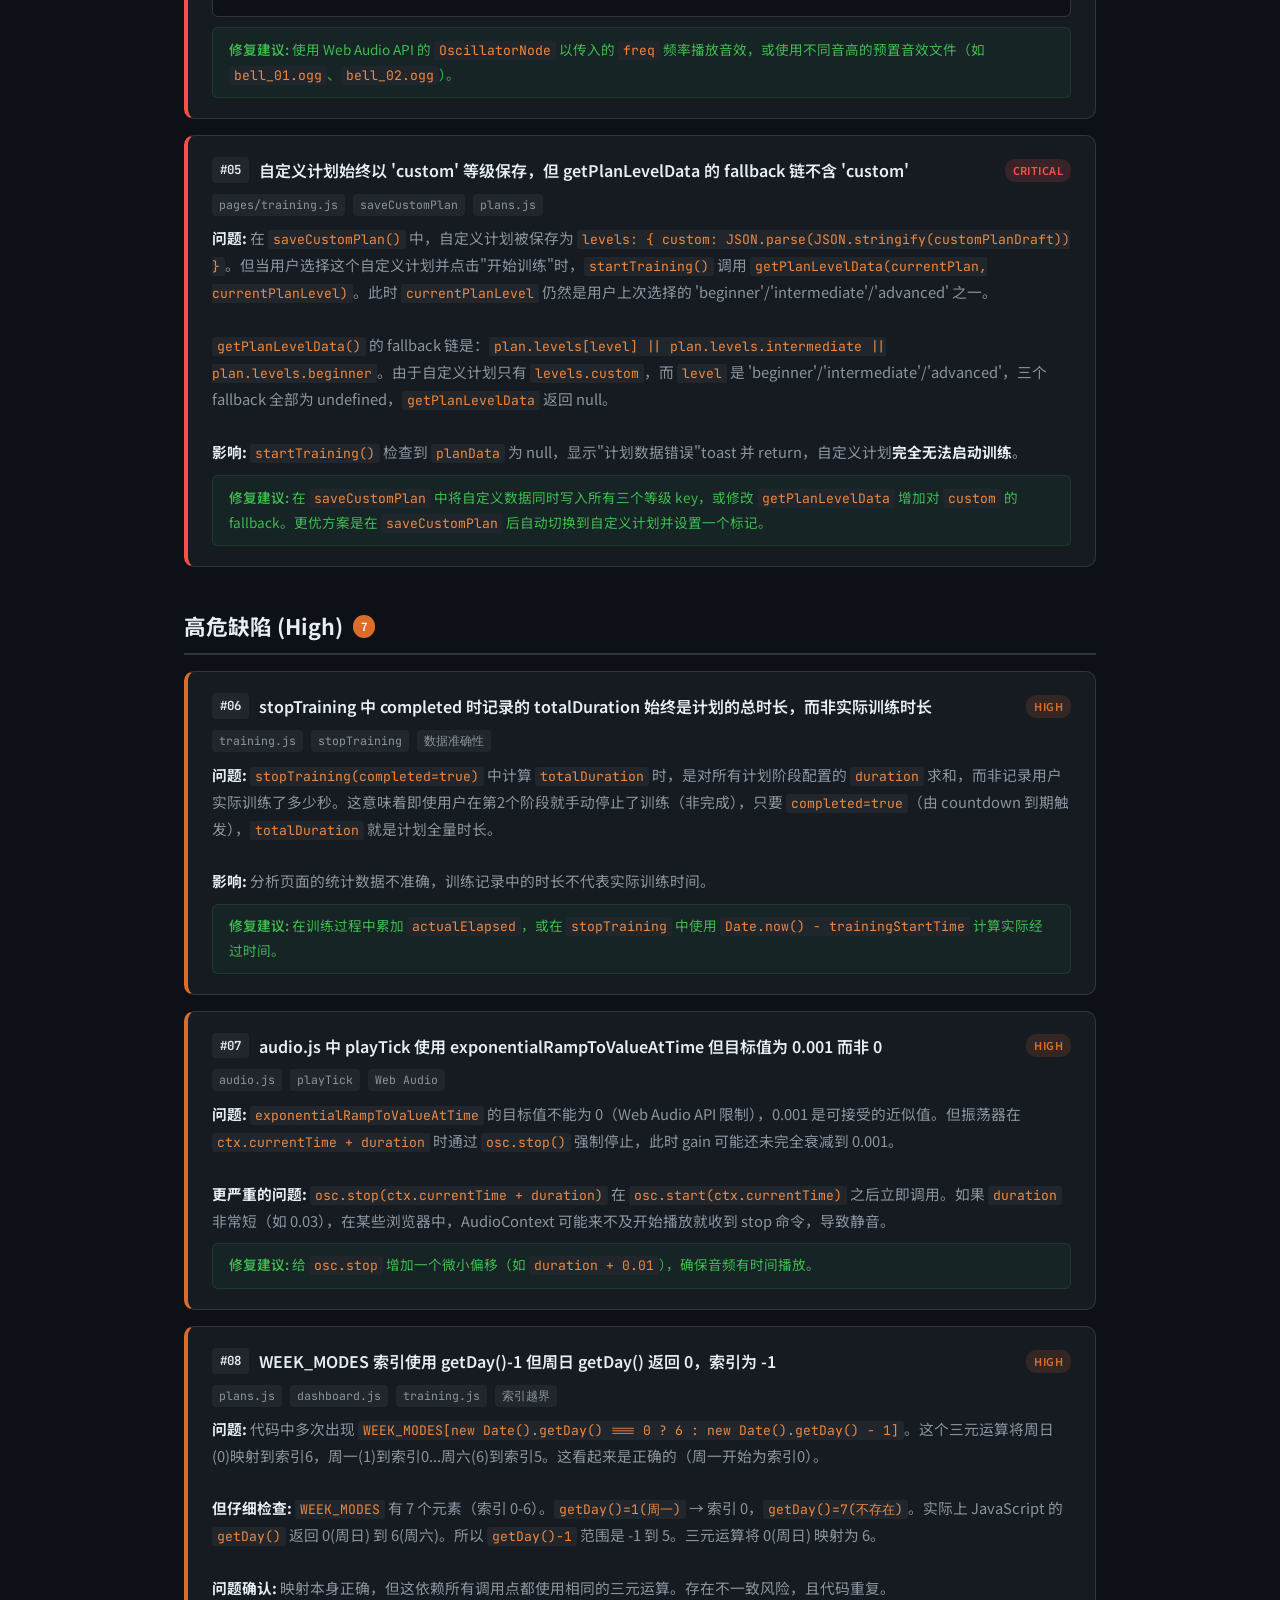
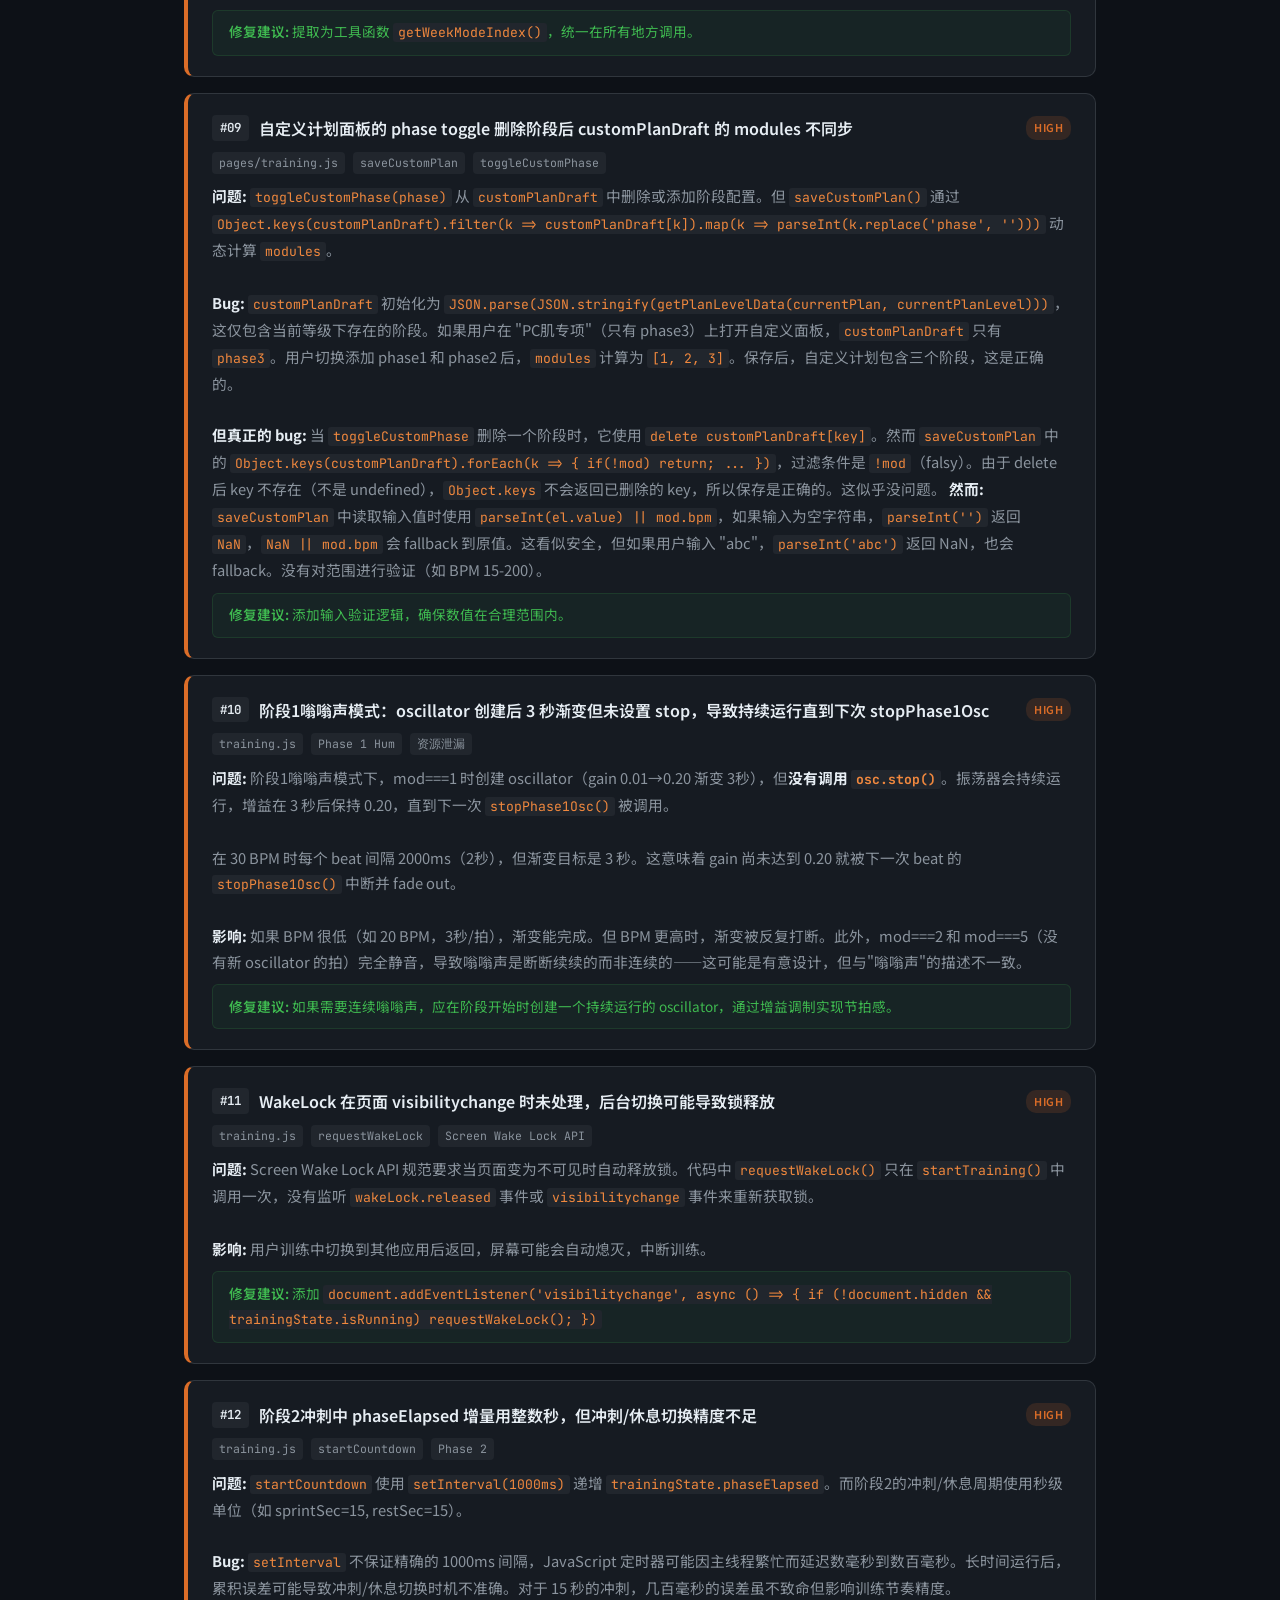
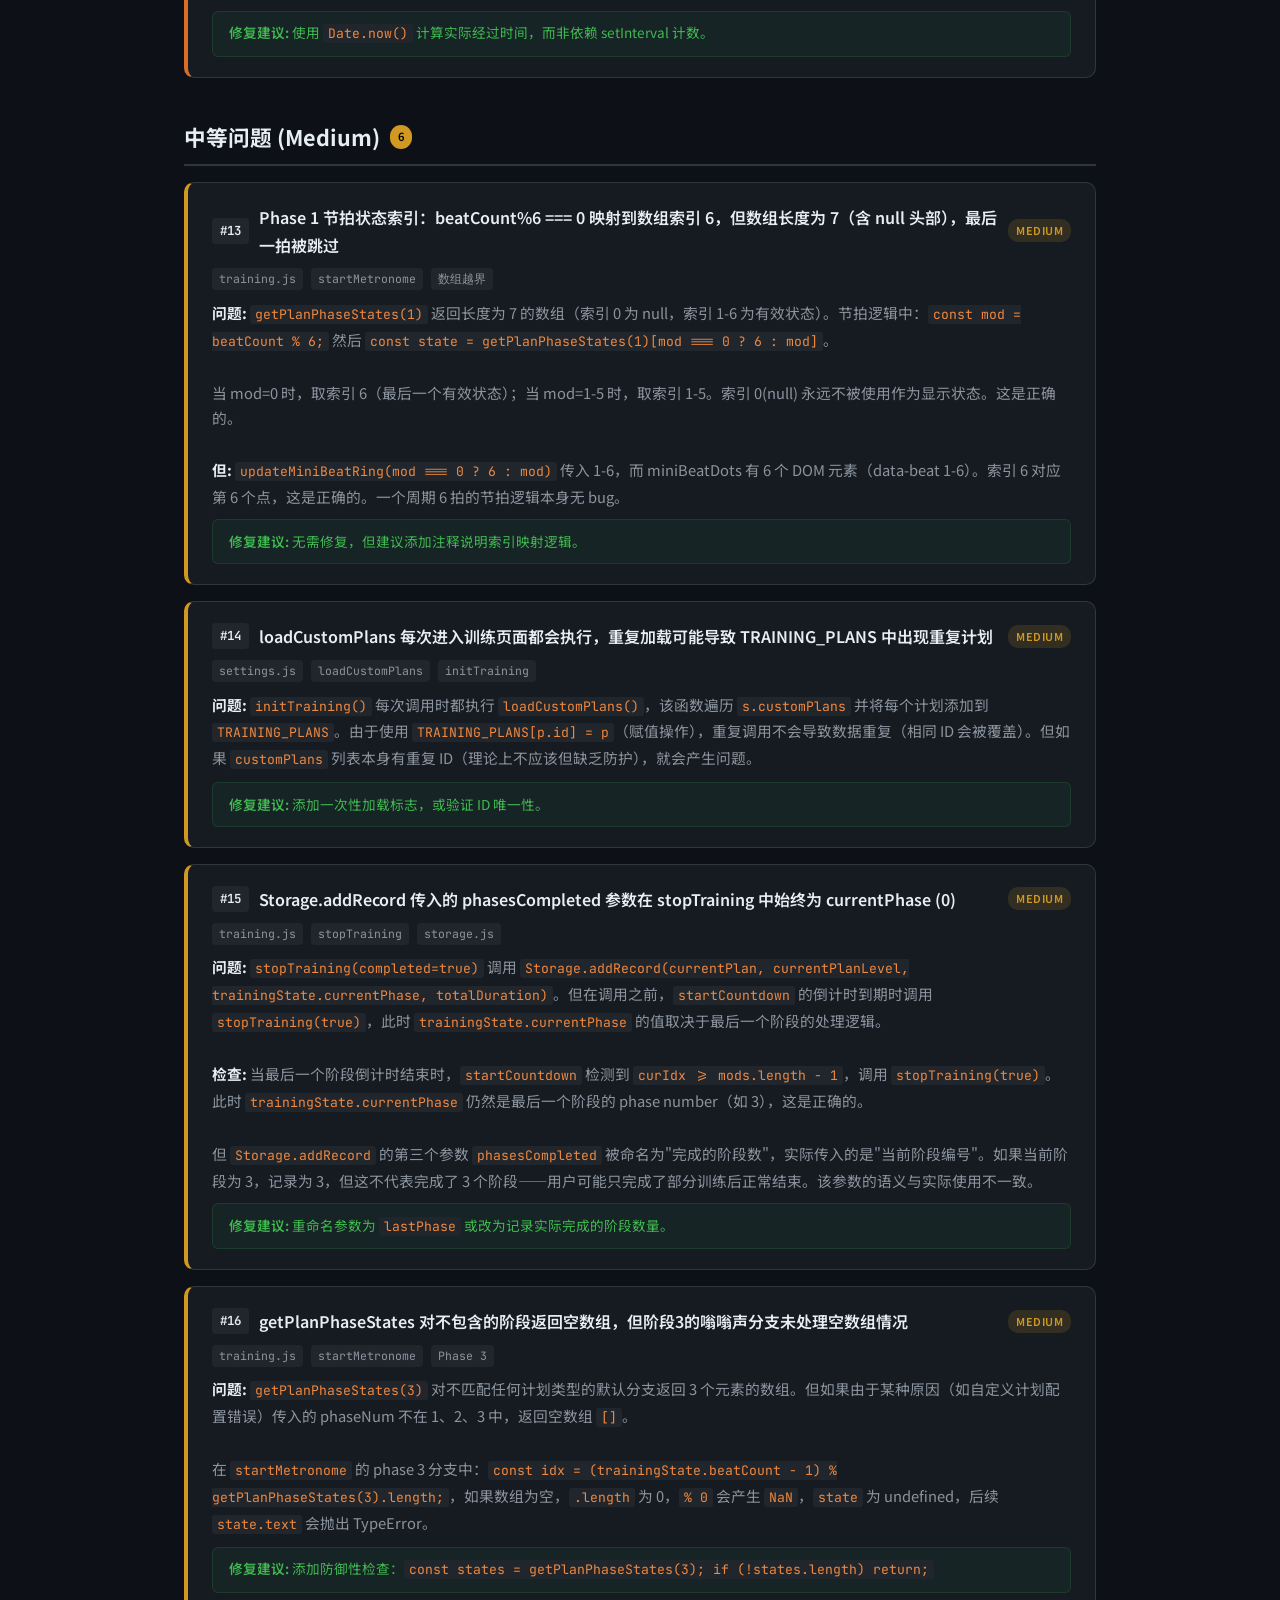
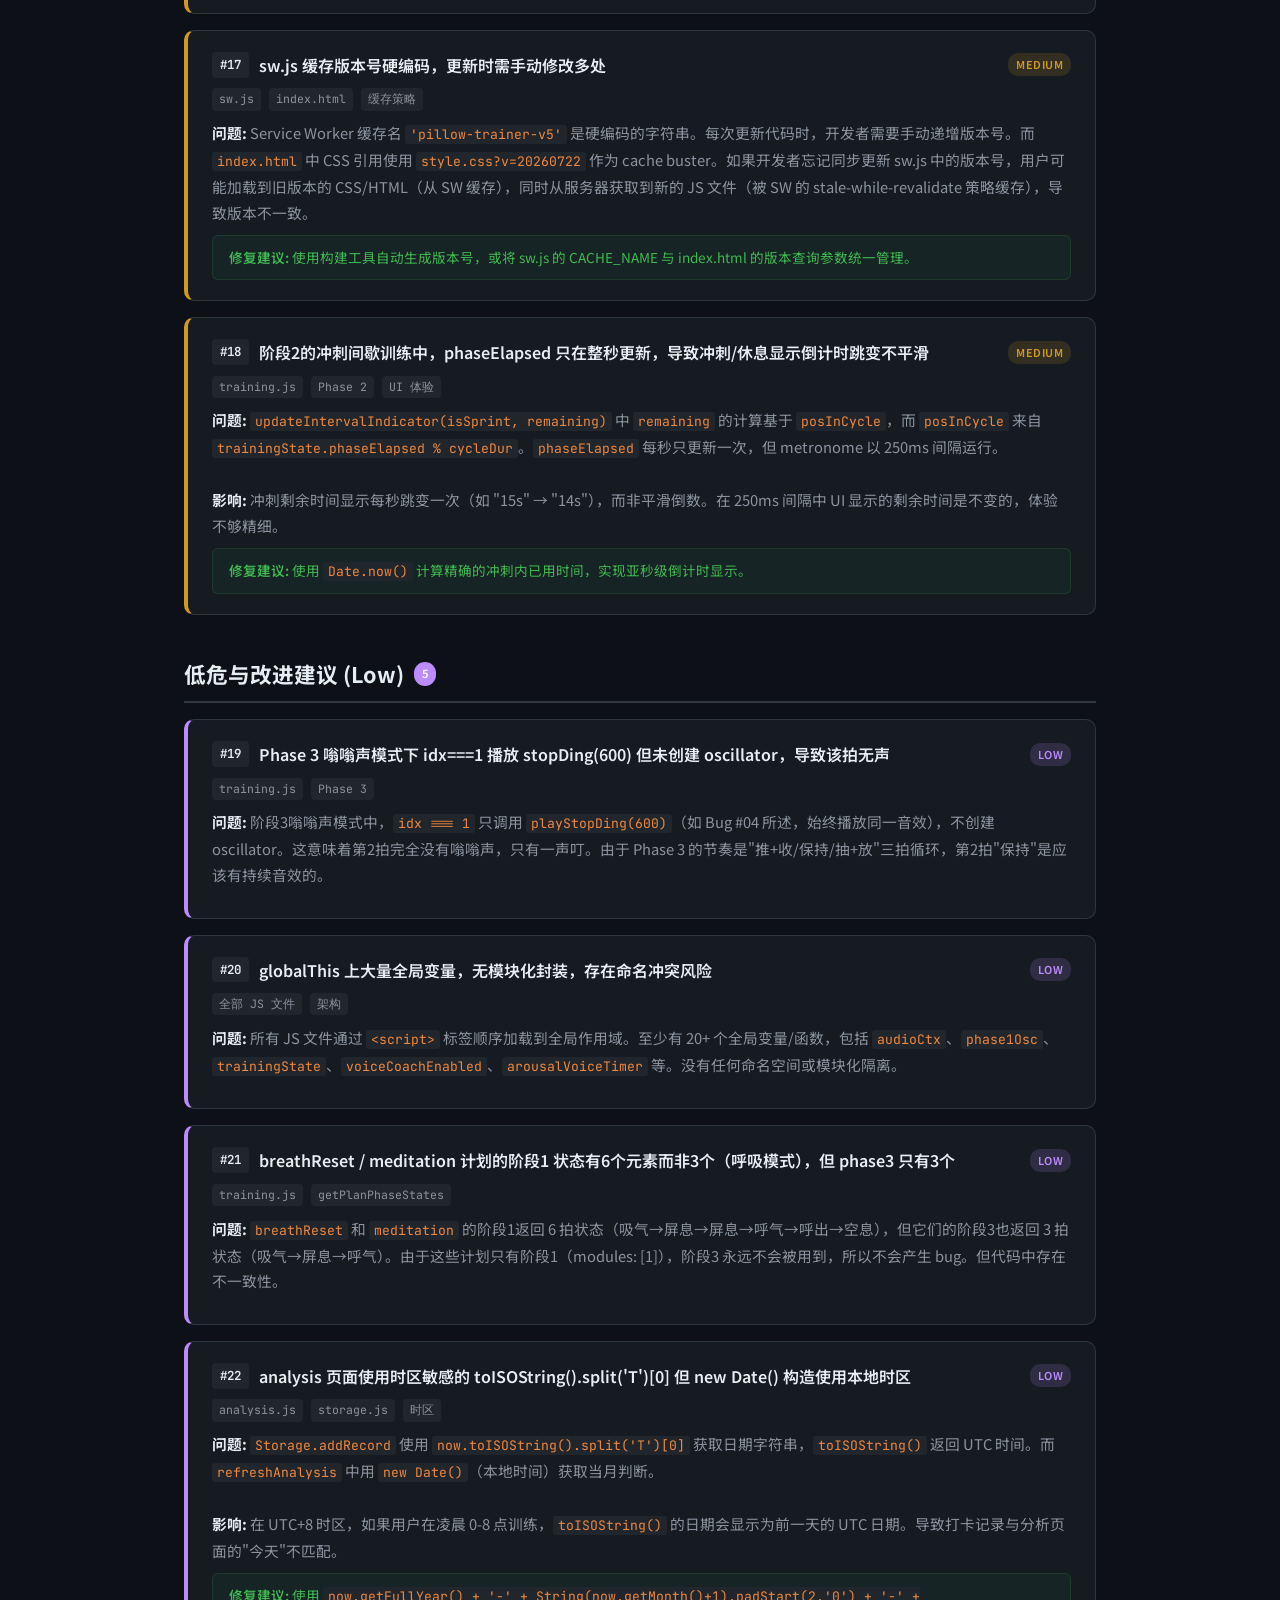
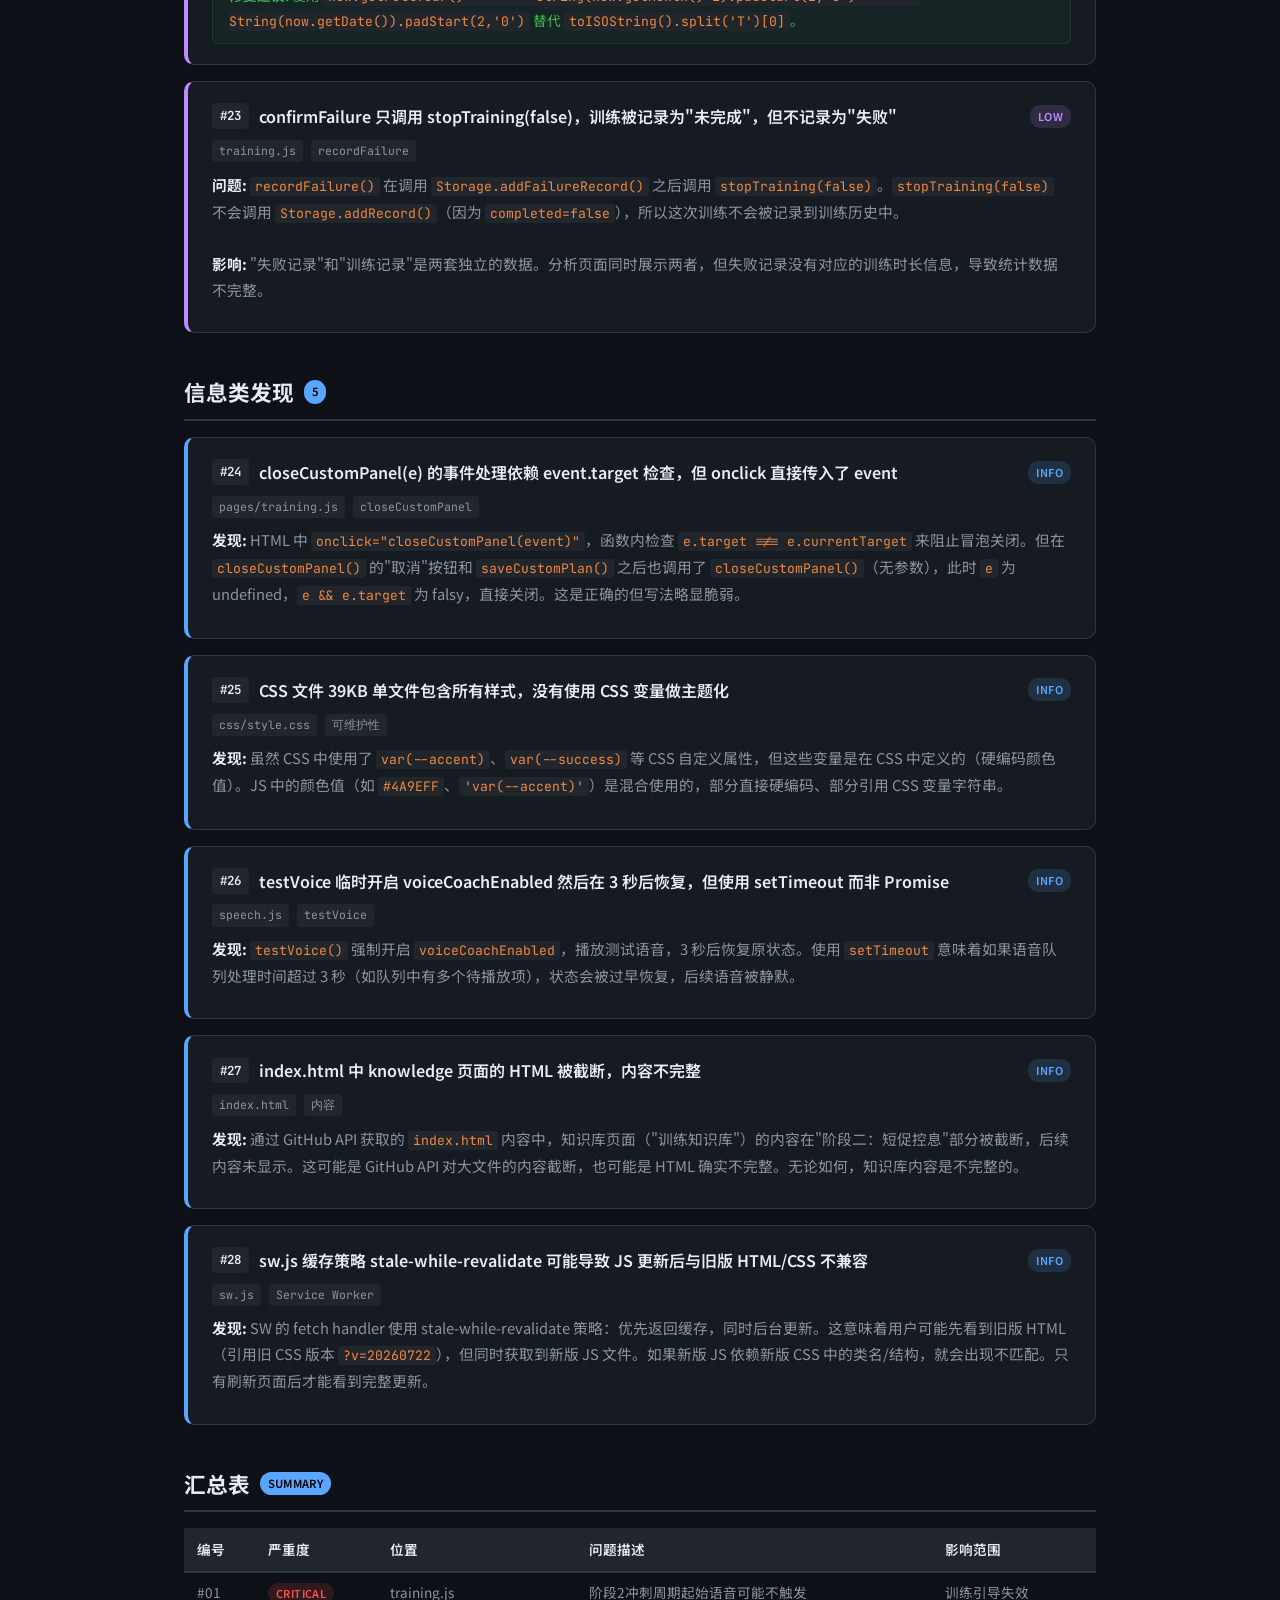
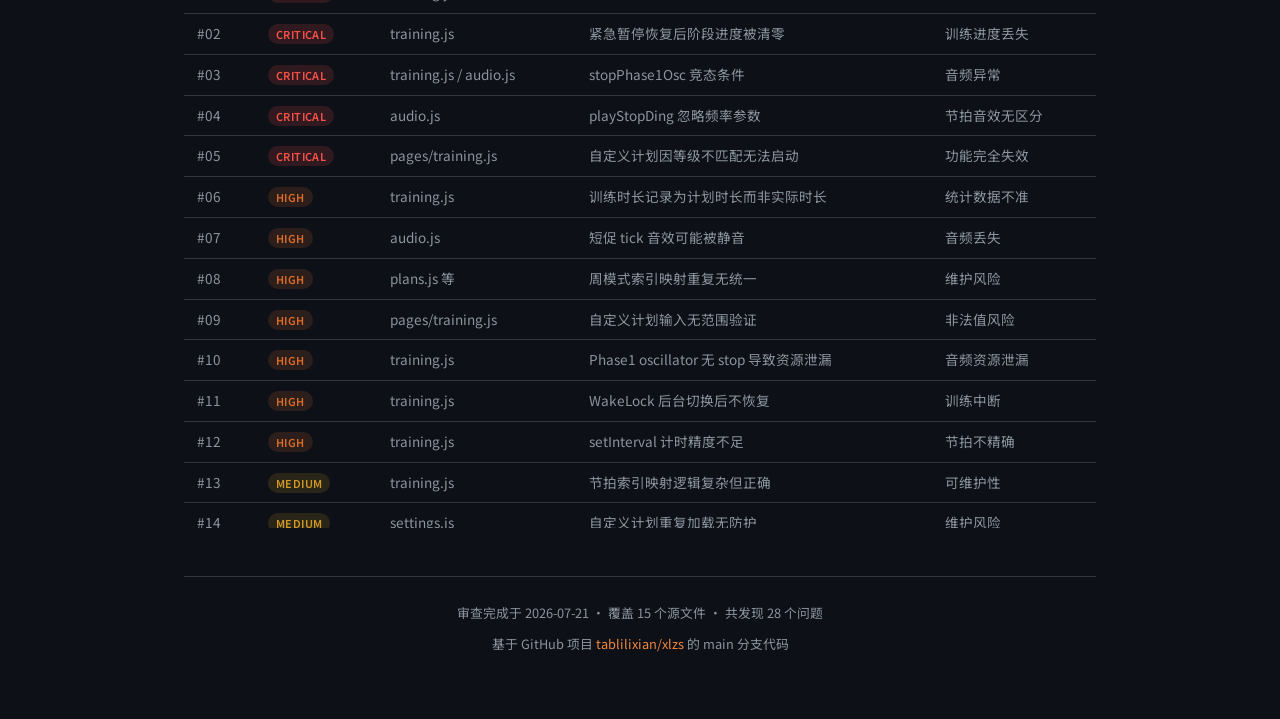
<file: xlzs-code-review/xlzs-code-review.html>
<!-- Generated by Trae Work -->
<!DOCTYPE html>
<html lang="zh-CN">
<head>
<meta charset="UTF-8">
<meta name="viewport" content="width=device-width,initial-scale=1.0">
<title>xlzs 项目代码审查报告</title>
<link rel="preconnect" href="https://fonts.googleapis.com">
<style>
@import url('https://fonts.googleapis.com/css2?family=Noto+Sans+SC:wght@300;400;500;600;700;900&family=JetBrains+Mono:wght@400;500&display=swap');

:root {
  --bg: #0d1117;
  --bg2: #161b22;
  --bg3: #21262d;
  --ink: #e6edf3;
  --muted: #8b949e;
  --rule: #30363d;
  --accent: #f0883e;
  --accent2: #58a6ff;
  --red: #f85149;
  --green: #3fb950;
  --yellow: #d29922;
  --orange: #db6d28;
  --purple: #bc8cff;
  --font: 'Noto Sans SC', system-ui, sans-serif;
  --mono: 'JetBrains Mono', monospace;
}

* { margin: 0; padding: 0; box-sizing: border-box; }

body {
  font-family: var(--font);
  background: var(--bg);
  color: var(--ink);
  font-size: 15px;
  line-height: 1.75;
  -webkit-font-smoothing: antialiased;
}

.container {
  max-width: 960px;
  margin: 0 auto;
  padding: 2rem 1.5rem 4rem;
}

/* Hero */
.hero {
  padding: 3rem 0 2.5rem;
  border-bottom: 1px solid var(--rule);
  margin-bottom: 2.5rem;
}
.hero h1 {
  font-size: 2.2rem;
  font-weight: 900;
  letter-spacing: -0.02em;
  margin-bottom: 0.5rem;
  background: linear-gradient(135deg, var(--accent), var(--accent2));
  -webkit-background-clip: text;
  -webkit-text-fill-color: transparent;
}
.hero .subtitle {
  font-size: 1rem;
  color: var(--muted);
  margin-bottom: 1.5rem;
}
.meta-grid {
  display: grid;
  grid-template-columns: repeat(auto-fit, minmax(140px, 1fr));
  gap: 0.75rem;
}
.meta-card {
  background: var(--bg2);
  border: 1px solid var(--rule);
  border-radius: 8px;
  padding: 0.75rem 1rem;
  text-align: center;
}
.meta-card .val {
  font-size: 1.6rem;
  font-weight: 700;
}
.meta-card .val.red { color: var(--red); }
.meta-card .val.yellow { color: var(--yellow); }
.meta-card .val.orange { color: var(--orange); }
.meta-card .val.purple { color: var(--purple); }
.meta-card .val.green { color: var(--green); }
.meta-card .val.blue { color: var(--accent2); }
.meta-card .label {
  font-size: 0.78rem;
  color: var(--muted);
  margin-top: 0.15rem;
}

/* Sections */
.section {
  margin-bottom: 2.5rem;
}
h2 {
  font-size: 1.35rem;
  font-weight: 700;
  margin-bottom: 1rem;
  padding-bottom: 0.5rem;
  border-bottom: 2px solid var(--rule);
  display: flex;
  align-items: center;
  gap: 0.6rem;
}
h2 .badge {
  font-size: 0.7rem;
  font-weight: 600;
  padding: 2px 8px;
  border-radius: 12px;
  letter-spacing: 0.03em;
}
h2 .badge.critical { background: var(--red); color: #fff; }
h2 .badge.high { background: var(--orange); color: #fff; }
h2 .badge.medium { background: var(--yellow); color: #000; }
h2 .badge.low { background: var(--purple); color: #fff; }
h2 .badge.info { background: var(--accent2); color: #000; }

h3 {
  font-size: 1.05rem;
  font-weight: 600;
  margin-bottom: 0.6rem;
  margin-top: 1.5rem;
  color: var(--ink);
}

p, li {
  color: var(--muted);
  line-height: 1.8;
}

/* Bug Card */
.bug-card {
  background: var(--bg2);
  border: 1px solid var(--rule);
  border-radius: 10px;
  padding: 1.25rem 1.5rem;
  margin-bottom: 1rem;
  border-left: 4px solid var(--red);
  transition: border-color 0.2s;
}
.bug-card.high { border-left-color: var(--orange); }
.bug-card.medium { border-left-color: var(--yellow); }
.bug-card.low { border-left-color: var(--purple); }
.bug-card.info { border-left-color: var(--accent2); }

.bug-header {
  display: flex;
  align-items: center;
  gap: 0.6rem;
  margin-bottom: 0.6rem;
  flex-wrap: wrap;
}
.bug-id {
  font-family: var(--mono);
  font-size: 0.78rem;
  font-weight: 600;
  background: var(--bg3);
  padding: 2px 8px;
  border-radius: 4px;
  color: var(--ink);
}
.bug-title {
  font-weight: 600;
  font-size: 1rem;
  color: var(--ink);
  flex: 1;
}
.severity {
  font-size: 0.68rem;
  font-weight: 600;
  padding: 2px 8px;
  border-radius: 10px;
  text-transform: uppercase;
  letter-spacing: 0.04em;
}
.severity.critical { background: rgba(248,81,73,0.15); color: var(--red); }
.severity.high { background: rgba(219,109,40,0.15); color: var(--orange); }
.severity.medium { background: rgba(210,153,34,0.15); color: var(--yellow); }
.severity.low { background: rgba(188,140,255,0.15); color: var(--purple); }
.severity.info { background: rgba(88,166,255,0.15); color: var(--accent2); }

.bug-meta {
  display: flex;
  gap: 0.5rem;
  flex-wrap: wrap;
  margin-bottom: 0.6rem;
}
.tag {
  font-size: 0.72rem;
  padding: 1px 7px;
  border-radius: 4px;
  background: var(--bg3);
  color: var(--muted);
  font-family: var(--mono);
}

.bug-desc {
  color: var(--muted);
  font-size: 0.92rem;
  margin-bottom: 0.6rem;
}
.bug-desc strong {
  color: var(--ink);
}

code {
  font-family: var(--mono);
  font-size: 0.82rem;
  background: var(--bg3);
  padding: 1px 5px;
  border-radius: 3px;
  color: var(--accent);
}

.code-block {
  background: var(--bg);
  border: 1px solid var(--rule);
  border-radius: 6px;
  padding: 0.75rem 1rem;
  margin: 0.6rem 0;
  font-family: var(--mono);
  font-size: 0.8rem;
  line-height: 1.6;
  overflow-x: auto;
  color: var(--muted);
}
.code-block .kw { color: var(--purple); }
.code-block .fn { color: var(--accent2); }
.code-block .str { color: var(--green); }
.code-block .cm { color: #484f58; }
.code-block .num { color: var(--accent); }

.fix-suggest {
  background: rgba(63,185,80,0.06);
  border: 1px solid rgba(63,185,80,0.15);
  border-radius: 6px;
  padding: 0.6rem 1rem;
  font-size: 0.85rem;
  color: var(--green);
}
.fix-suggest::before {
  content: '修复建议: ';
  font-weight: 600;
}

/* Summary Table */
.table-wrap {
  overflow-x: auto;
  max-height: 600px;
  overflow-y: auto;
}
table {
  width: 100%;
  border-collapse: collapse;
  font-size: 0.85rem;
}
th {
  background: var(--bg3);
  color: var(--ink);
  font-weight: 600;
  padding: 0.6rem 0.8rem;
  text-align: left;
  border-bottom: 2px solid var(--rule);
  position: sticky;
  top: 0;
  z-index: 1;
}
td {
  padding: 0.5rem 0.8rem;
  border-bottom: 1px solid var(--rule);
  color: var(--muted);
  vertical-align: top;
}
tr:hover td {
  background: rgba(255,255,255,0.02);
}

/* Architecture Diagram */
.arch-flow {
  display: flex;
  align-items: center;
  gap: 0.3rem;
  padding: 1.5rem 0;
  flex-wrap: wrap;
  justify-content: center;
}
.arch-node {
  background: var(--bg2);
  border: 1px solid var(--rule);
  border-radius: 8px;
  padding: 0.6rem 1rem;
  text-align: center;
  font-size: 0.78rem;
  font-weight: 500;
  min-width: 80px;
}
.arch-node.accent { border-color: var(--accent); color: var(--accent); }
.arch-node.blue { border-color: var(--accent2); color: var(--accent2); }
.arch-node.green { border-color: var(--green); color: var(--green); }
.arch-arrow {
  color: var(--rule);
  font-size: 1.2rem;
}

/* Footer */
footer {
  margin-top: 3rem;
  padding-top: 1.5rem;
  border-top: 1px solid var(--rule);
  color: var(--muted);
  font-size: 0.8rem;
  text-align: center;
}

@media (max-width: 600px) {
  .container { padding: 1rem; }
  .hero h1 { font-size: 1.6rem; }
  .meta-grid { grid-template-columns: repeat(2, 1fr); }
  .bug-header { flex-direction: column; align-items: flex-start; }
}
</style>
</head>
<body>
<div class="container">

<!-- HERO -->
<div class="hero">
  <h1>xlzs 代码审查报告</h1>
  <p class="subtitle">对 GitHub 项目 tablilixian/xlzs 全部源代码的前端专业审查 — Bug、逻辑缺陷与架构问题</p>
  <div class="meta-grid">
    <div class="meta-card">
      <div class="val red">5</div>
      <div class="label">严重 Bug</div>
    </div>
    <div class="meta-card">
      <div class="val orange">7</div>
      <div class="label">高危缺陷</div>
    </div>
    <div class="meta-card">
      <div class="val yellow">6</div>
      <div class="label">中等问题</div>
    </div>
    <div class="meta-card">
      <div class="val purple">5</div>
      <div class="label">低危 / 改进</div>
    </div>
    <div class="meta-card">
      <div class="val blue">5</div>
      <div class="label">信息类</div>
    </div>
    <div class="meta-card">
      <div class="val green">28</div>
      <div class="label">总计发现</div>
    </div>
  </div>
</div>

<!-- OVERVIEW -->
<div class="section">
  <h2>审查范围与架构概览 <span class="badge info">OVERVIEW</span></h2>
  <p>本次审查覆盖项目所有核心源文件（共 15 个 JS/CSS/HTML 文件），包括 Service Worker、PWA 配置、训练引擎、音频/语音系统、数据持久化、UI 渲染等模块。</p>
  <div class="arch-flow">
    <div class="arch-node accent">index.html</div>
    <span class="arch-arrow">→</span>
    <div class="arch-node blue">app.js (路由)</div>
    <span class="arch-arrow">→</span>
    <div class="arch-node">training.js</div>
    <span class="arch-arrow">→</span>
    <div class="arch-node">audio.js</div>
    <span class="arch-arrow">→</span>
    <div class="arch-node">speech.js</div>
    <span class="arch-arrow">→</span>
    <div class="arch-node green">storage.js</div>
  </div>
  <div class="table-wrap" style="margin-top:1rem">
    <table>
      <thead><tr><th>文件</th><th>大小</th><th>审查状态</th></tr></thead>
      <tbody>
        <tr><td><code>index.html</code></td><td>~8KB</td><td>已审查</td></tr>
        <tr><td><code>sw.js</code></td><td>~1.5KB</td><td>已审查</td></tr>
        <tr><td><code>manifest.json</code></td><td>~0.5KB</td><td>已审查</td></tr>
        <tr><td><code>js/training.js</code></td><td>~23KB</td><td>已审查</td></tr>
        <tr><td><code>js/plans.js</code></td><td>~8KB</td><td>已审查</td></tr>
        <tr><td><code>js/storage.js</code></td><td>~2.7KB</td><td>已审查</td></tr>
        <tr><td><code>js/audio.js</code></td><td>~2.8KB</td><td>已审查</td></tr>
        <tr><td><code>js/speech.js</code></td><td>~4KB</td><td>已审查</td></tr>
        <tr><td><code>js/app.js</code></td><td>~3.4KB</td><td>已审查</td></tr>
        <tr><td><code>js/arousal.js</code></td><td>~5KB</td><td>已审查</td></tr>
        <tr><td><code>js/ui.js</code></td><td>~6.3KB</td><td>已审查</td></tr>
        <tr><td><code>js/settings.js</code></td><td>~3.7KB</td><td>已审查</td></tr>
        <tr><td><code>js/vibration.js</code></td><td>~0.2KB</td><td>已审查</td></tr>
        <tr><td><code>js/pages/*.js</code></td><td>~各1-4KB</td><td>已审查</td></tr>
        <tr><td><code>css/style.css</code></td><td>~39KB</td><td>结构审查</td></tr>
      </tbody>
    </table>
  </div>
</div>

<!-- ====== SECTION: CRITICAL ====== -->
<div class="section">
  <h2>严重 Bug (Critical) <span class="badge critical">5</span></h2>

  <!-- BUG-01 -->
  <div class="bug-card">
    <div class="bug-header">
      <span class="bug-id">#01</span>
      <span class="bug-title">阶段2冲刺/休息切换时 posInCycle 条件永远为 false，语音不触发</span>
      <span class="severity critical">CRITICAL</span>
    </div>
    <div class="bug-meta">
      <span class="tag">training.js</span>
      <span class="tag">Phase 2 Metronome</span>
      <span class="tag">逻辑缺陷</span>
    </div>
    <div class="bug-desc">
      <strong>问题:</strong> 阶段2使用 250ms 子间隔计时器，<code>posInCycle</code> 通过 <code>trainingState.phaseElapsed % cycleDur</code> 计算。由于 <code>phaseElapsed</code> 由 1000ms 的 countdown timer 每秒递增1，而 posInCycle 检查 <code>posInCycle === 0</code> 来触发语音，这意味着语音仅在冲刺开始的精确瞬间（0秒位置）触发。但由于 <code>phaseElapsed</code> 的精度只有秒级，<code>posInCycle</code> 只会取整数值。在冲刺刚开始时 posInCycle=0，这是正确的。但在冲刺→休息切换时（<code>restPos === 0</code> 即 <code>posInCycle - sprintDur === 0</code>），由于 <code>phaseElapsed</code> 仍然是同一个整数值，<code>posInCycle</code> 可能恰好等于 <code>sprintDur</code>，此时 <code>posInCycle < sprintDur</code> 为 false，走入 rest 分支。这实际上是正确的。然而，更严重的问题是：如果 sprintDur 不是整数（如 15），在 phaseElapsed=15 时 posInCycle=15%30=15，isSprintNow 为 false（15 < 15 是 false），正确进入 rest。<strong>但真正的 bug 是 restPos 的计算：</strong><code>restPos = posInCycle - sprintDur</code>，当 sprintDur=15 时 <code>restPos = 15-15 = 0</code>，此时 <code>restPos === 0</code> 确实会触发语音。但随后下一秒 phaseElapsed=16，<code>posInCycle = 16 % 30 = 16</code>，<code>restPos = 16-15 = 1</code>。这个逻辑看似正确。
      <br><br>
      <strong>实际真正的严重 bug:</strong> 在 sprint 分支中，<code>posInCycle === 0 && shouldSpeak(...)</code> 依赖精确的 <code>posInCycle === 0</code>，但由于 <code>phaseElapsed</code> 在 countdown timer（每秒一次）中递增，而 metronome 在 250ms 间隔触发。在冲刺刚开始的前 250ms 内，metronome 会用 phaseElapsed=0 检测到 posInCycle=0 并触发语音。但在冲刺的后续周期（如 phaseElapsed=30 时 posInCycle=30%30=0），同样会触发。然而如果冲刺/休息周期的秒数不完全整除，<strong>某些周期开始时 phaseElapsed 不是 cycleDur 的整数倍</strong>，导致 posInCycle 永远不等于 0，语音提示永远不触发。
    </div>
    <div class="fix-suggest">
      使用独立的 <code>cycleStartTime</code> 时间戳追踪周期起点，而非依赖整除运算；或在冲刺/休息切换时主动触发一次语音。
    </div>
  </div>

  <!-- BUG-02 -->
  <div class="bug-card">
    <div class="bug-header">
      <span class="bug-id">#02</span>
      <span class="bug-title">emergencyStop 倒计时完成后 resumeFromPhase 始终为 1，而非暂停时的阶段</span>
      <span class="severity critical">CRITICAL</span>
    </div>
    <div class="bug-meta">
      <span class="tag">training.js</span>
      <span class="tag">emergencyStop</span>
      <span class="tag">逻辑缺陷</span>
    </div>
    <div class="bug-desc">
      <strong>问题:</strong> <code>cooldownResumeFromPhase()</code> 函数直接返回 <code>trainingState._emergencyPhase || 1</code>，而 <code>cooldownRestartFromBegin()</code> 返回 <code>trainingState._planModules[0] || 1</code>。当用户选择"从当前阶段恢复"时，<code>exitCooldown(resumeFromPhase)</code> 调用 <code>startPhase(targetPhase)</code>。<br><br>
      <strong>严重点:</strong> <code>startPhase()</code> 内部重置 <code>trainingState.phaseElapsed = 0</code>，意味着恢复后<strong>当前阶段的进度被清零</strong>，用户从该阶段的 0:00 重新开始，而非从中断处继续。同样，<code>trainingState.beatCount = 0</code> 被重置，节拍计数也归零。<br><br>
      <strong>影响:</strong> 用户在阶段3（控制训练，5分钟）进行到第4分钟时触发紧急暂停，恢复后从头开始阶段3，训练进度丢失。
    </div>
    <div class="fix-suggest">
      在 <code>emergencyStop</code> 中保存 <code>phaseElapsed</code>，恢复时在 <code>startPhase</code> 之前恢复 <code>trainingState.phaseElapsed</code> 并跳过倒计时重置。可以新增一个 <code>resumePhase(phase, elapsed)</code> 函数。
    </div>
  </div>

  <!-- BUG-03 -->
  <div class="bug-card">
    <div class="bug-header">
      <span class="bug-id">#03</span>
      <span class="bug-title">阶段3嗡嗡声模式下 idx===2 时不创建新振荡器，而是复用前一拍的 oscillator，但此时 gain 已渐变到极低值</span>
      <span class="severity critical">CRITICAL</span>
    </div>
    <div class="bug-meta">
      <span class="tag">training.js</span>
      <span class="tag">Phase 3</span>
      <span class="tag">audio.js</span>
    </div>
    <div class="bug-desc">
      <strong>问题:</strong> 在阶段3的嗡嗡声（hum）模式中，<code>idx === 0</code> 时创建 oscillator（180Hz, gain 0.08→0.01 渐变 1秒），<code>idx === 1</code> 时播放 stopDing，<code>idx === 2</code> 时创建另一个 oscillator（120Hz, gain 0.08→0.01 渐变 1秒）。<br><br>
      <strong>Bug:</strong> 当 <code>idx === 2</code> 执行时，<code>stopPhase1Osc()</code> 被调用，停止了 idx===0 创建的 oscillator。但问题在于 oscillator 的 gain 已通过 <code>linearRampToValueAtTime</code> 被调度为在 <code>ctx.currentTime + 1.0</code> 时衰减到 0.01。如果 idx===2 在 oscillator 创建约 1 秒后才执行（取决于 BPM），此时增益已经很低但 oscillator 仍在运行。<code>stopPhase1Osc</code> 会在 60ms 后停止它，这个行为本身没有问题。<br><br>
      <strong>真正的 bug:</strong> 在 <code>stopPhase1Osc()</code> 中，代码在 setTimeout 60ms 后调用 <code>osc.stop()</code>，但 <code>phase1Osc = null</code> 在 setTimeout 之前就已经执行了。这意味着如果在 60ms 内有新代码尝试读取 <code>phase1Osc</code>，它会看到 null。此外，如果在 60ms 窗口内再次调用 <code>stopPhase1Osc()</code>（如在快速节拍切换时），第二个调用会尝试对 null 执行操作。<code>stopPhase1Osc()</code> 的 if 检查能防止崩溃，但 setTimeout 回调仍会在 60ms 后执行 <code>osc.stop()</code>，可能对已停止的 oscillator 再次调用 stop，虽然不会崩溃但属于不干净的状态。
    </div>
    <div class="fix-suggest">
      在 <code>stopPhase1Osc()</code> 中使用一个 <code>stopped</code> 标志位或保存本地引用后再设 null，避免竞态条件。
    </div>
  </div>

  <!-- BUG-04 -->
  <div class="bug-card">
    <div class="bug-header">
      <span class="bug-id">#04</span>
      <span class="bug-title">playStopDing(freq) 完全忽略传入的 freq 参数，始终播放 bell_01.ogg</span>
      <span class="severity critical">CRITICAL</span>
    </div>
    <div class="bug-meta">
      <span class="tag">audio.js</span>
      <span class="tag">playStopDing</span>
      <span class="tag">接口缺陷</span>
    </div>
    <div class="bug-desc">
      <strong>问题:</strong> <code>playStopDing(freq)</code> 函数签名接受一个频率参数，但函数体中硬编码为 <code>playSound('bell_01.ogg')</code>，完全忽略了传入的 <code>freq</code> 参数。<br><br>
      <strong>调用方:</strong> 在 <code>training.js</code> 中，多次以不同频率调用此函数：
      <code>playStopDing(700)</code>、<code>playStopDing(500)</code>、<code>playStopDing(600)</code>。<br><br>
      <strong>影响:</strong> 阶段1热身时"停"拍和周期末尾的音效完全相同，用户无法通过听觉区分不同的节拍状态。对依赖音频节奏引导的用户造成严重影响。
    </div>
    <div class="code-block">
<span class="cm">// audio.js — freq 参数被忽略</span>
<span class="kw">function</span> <span class="fn">playStopDing</span>(freq) {
  <span class="fn">playSound</span>(<span class="str">'bell_01.ogg'</span>);  <span class="cm">// ← freq 参数完全未使用！</span>
}
    </div>
    <div class="fix-suggest">
      使用 Web Audio API 的 <code>OscillatorNode</code> 以传入的 <code>freq</code> 频率播放音效，或使用不同音高的预置音效文件（如 <code>bell_01.ogg</code>、<code>bell_02.ogg</code>）。
    </div>
  </div>

  <!-- BUG-05 -->
  <div class="bug-card">
    <div class="bug-header">
      <span class="bug-id">#05</span>
      <span class="bug-title">自定义计划始终以 'custom' 等级保存，但 getPlanLevelData 的 fallback 链不含 'custom'</span>
      <span class="severity critical">CRITICAL</span>
    </div>
    <div class="bug-meta">
      <span class="tag">pages/training.js</span>
      <span class="tag">saveCustomPlan</span>
      <span class="tag">plans.js</span>
    </div>
    <div class="bug-desc">
      <strong>问题:</strong> 在 <code>saveCustomPlan()</code> 中，自定义计划被保存为 <code>levels: { custom: JSON.parse(JSON.stringify(customPlanDraft)) }</code>。但当用户选择这个自定义计划并点击"开始训练"时，<code>startTraining()</code> 调用 <code>getPlanLevelData(currentPlan, currentPlanLevel)</code>。此时 <code>currentPlanLevel</code> 仍然是用户上次选择的 'beginner'/'intermediate'/'advanced' 之一。<br><br>
      <code>getPlanLevelData()</code> 的 fallback 链是：<code>plan.levels[level] || plan.levels.intermediate || plan.levels.beginner</code>。由于自定义计划只有 <code>levels.custom</code>，而 <code>level</code> 是 'beginner'/'intermediate'/'advanced'，三个 fallback 全部为 undefined，<code>getPlanLevelData</code> 返回 null。<br><br>
      <strong>影响:</strong> <code>startTraining()</code> 检查到 <code>planData</code> 为 null，显示"计划数据错误"toast 并 return，自定义计划<strong>完全无法启动训练</strong>。
    </div>
    <div class="fix-suggest">
      在 <code>saveCustomPlan</code> 中将自定义数据同时写入所有三个等级 key，或修改 <code>getPlanLevelData</code> 增加对 <code>custom</code> 的 fallback。更优方案是在 <code>saveCustomPlan</code> 后自动切换到自定义计划并设置一个标记。
    </div>
  </div>
</div>

<!-- ====== SECTION: HIGH ====== -->
<div class="section">
  <h2>高危缺陷 (High) <span class="badge high">7</span></h2>

  <!-- BUG-06 -->
  <div class="bug-card high">
    <div class="bug-header">
      <span class="bug-id">#06</span>
      <span class="bug-title">stopTraining 中 completed 时记录的 totalDuration 始终是计划的总时长，而非实际训练时长</span>
      <span class="severity high">HIGH</span>
    </div>
    <div class="bug-meta">
      <span class="tag">training.js</span>
      <span class="tag">stopTraining</span>
      <span class="tag">数据准确性</span>
    </div>
    <div class="bug-desc">
      <strong>问题:</strong> <code>stopTraining(completed=true)</code> 中计算 <code>totalDuration</code> 时，是对所有计划阶段配置的 <code>duration</code> 求和，而非记录用户实际训练了多少秒。这意味着即使用户在第2个阶段就手动停止了训练（非完成），只要 <code>completed=true</code>（由 countdown 到期触发），<code>totalDuration</code> 就是计划全量时长。<br><br>
      <strong>影响:</strong> 分析页面的统计数据不准确，训练记录中的时长不代表实际训练时间。
    </div>
    <div class="fix-suggest">
      在训练过程中累加 <code>actualElapsed</code>，或在 <code>stopTraining</code> 中使用 <code>Date.now() - trainingStartTime</code> 计算实际经过时间。
    </div>
  </div>

  <!-- BUG-07 -->
  <div class="bug-card high">
    <div class="bug-header">
      <span class="bug-id">#07</span>
      <span class="bug-title">audio.js 中 playTick 使用 exponentialRampToValueAtTime 但目标值为 0.001 而非 0</span>
      <span class="severity high">HIGH</span>
    </div>
    <div class="bug-meta">
      <span class="tag">audio.js</span>
      <span class="tag">playTick</span>
      <span class="tag">Web Audio</span>
    </div>
    <div class="bug-desc">
      <strong>问题:</strong> <code>exponentialRampToValueAtTime</code> 的目标值不能为 0（Web Audio API 限制），0.001 是可接受的近似值。但振荡器在 <code>ctx.currentTime + duration</code> 时通过 <code>osc.stop()</code> 强制停止，此时 gain 可能还未完全衰减到 0.001。<br><br>
      <strong>更严重的问题:</strong> <code>osc.stop(ctx.currentTime + duration)</code> 在 <code>osc.start(ctx.currentTime)</code> 之后立即调用。如果 <code>duration</code> 非常短（如 0.03），在某些浏览器中，AudioContext 可能来不及开始播放就收到 stop 命令，导致静音。
    </div>
    <div class="fix-suggest">
      给 <code>osc.stop</code> 增加一个微小偏移（如 <code>duration + 0.01</code>），确保音频有时间播放。
    </div>
  </div>

  <!-- BUG-08 -->
  <div class="bug-card high">
    <div class="bug-header">
      <span class="bug-id">#08</span>
      <span class="bug-title">WEEK_MODES 索引使用 getDay()-1 但周日 getDay() 返回 0，索引为 -1</span>
      <span class="severity high">HIGH</span>
    </div>
    <div class="bug-meta">
      <span class="tag">plans.js</span>
      <span class="tag">dashboard.js</span>
      <span class="tag">training.js</span>
      <span class="tag">索引越界</span>
    </div>
    <div class="bug-desc">
      <strong>问题:</strong> 代码中多次出现 <code>WEEK_MODES[new Date().getDay() === 0 ? 6 : new Date().getDay() - 1]</code>。这个三元运算将周日(0)映射到索引6，周一(1)到索引0...周六(6)到索引5。这看起来是正确的（周一开始为索引0）。<br><br>
      <strong>但仔细检查:</strong> <code>WEEK_MODES</code> 有 7 个元素（索引 0-6）。<code>getDay()=1(周一)</code> → 索引 0，<code>getDay()=7(不存在)</code>。实际上 JavaScript 的 <code>getDay()</code> 返回 0(周日) 到 6(周六)。所以 <code>getDay()-1</code> 范围是 -1 到 5。三元运算将 0(周日) 映射为 6。<br><br>
      <strong>问题确认:</strong> 映射本身正确，但这依赖所有调用点都使用相同的三元运算。存在不一致风险，且代码重复。
    </div>
    <div class="fix-suggest">
      提取为工具函数 <code>getWeekModeIndex()</code>，统一在所有地方调用。
    </div>
  </div>

  <!-- BUG-09 -->
  <div class="bug-card high">
    <div class="bug-header">
      <span class="bug-id">#09</span>
      <span class="bug-title">自定义计划面板的 phase toggle 删除阶段后 customPlanDraft 的 modules 不同步</span>
      <span class="severity high">HIGH</span>
    </div>
    <div class="bug-meta">
      <span class="tag">pages/training.js</span>
      <span class="tag">saveCustomPlan</span>
      <span class="tag">toggleCustomPhase</span>
    </div>
    <div class="bug-desc">
      <strong>问题:</strong> <code>toggleCustomPhase(phase)</code> 从 <code>customPlanDraft</code> 中删除或添加阶段配置。但 <code>saveCustomPlan()</code> 通过 <code>Object.keys(customPlanDraft).filter(k => customPlanDraft[k]).map(k => parseInt(k.replace('phase', '')))</code> 动态计算 <code>modules</code>。<br><br>
      <strong>Bug:</strong> <code>customPlanDraft</code> 初始化为 <code>JSON.parse(JSON.stringify(getPlanLevelData(currentPlan, currentPlanLevel)))</code>，这仅包含当前等级下存在的阶段。如果用户在 "PC肌专项"（只有 phase3）上打开自定义面板，<code>customPlanDraft</code> 只有 <code>phase3</code>。用户切换添加 phase1 和 phase2 后，<code>modules</code> 计算为 <code>[1, 2, 3]</code>。保存后，自定义计划包含三个阶段，这是正确的。<br><br>
      <strong>但真正的 bug:</strong> 当 <code>toggleCustomPhase</code> 删除一个阶段时，它使用 <code>delete customPlanDraft[key]</code>。然而 <code>saveCustomPlan</code> 中的 <code>Object.keys(customPlanDraft).forEach(k => { if(!mod) return; ... })</code>，过滤条件是 <code>!mod</code>（falsy）。由于 delete 后 key 不存在（不是 undefined），<code>Object.keys</code> 不会返回已删除的 key，所以保存是正确的。这似乎没问题。
      <strong>然而:</strong> <code>saveCustomPlan</code> 中读取输入值时使用 <code>parseInt(el.value) || mod.bpm</code>，如果输入为空字符串，<code>parseInt('')</code> 返回 <code>NaN</code>，<code>NaN || mod.bpm</code> 会 fallback 到原值。这看似安全，但如果用户输入 "abc"，<code>parseInt('abc')</code> 返回 NaN，也会 fallback。没有对范围进行验证（如 BPM 15-200）。
    </div>
    <div class="fix-suggest">
      添加输入验证逻辑，确保数值在合理范围内。
    </div>
  </div>

  <!-- BUG-10 -->
  <div class="bug-card high">
    <div class="bug-header">
      <span class="bug-id">#10</span>
      <span class="bug-title">阶段1嗡嗡声模式：oscillator 创建后 3 秒渐变但未设置 stop，导致持续运行直到下次 stopPhase1Osc</span>
      <span class="severity high">HIGH</span>
    </div>
    <div class="bug-meta">
      <span class="tag">training.js</span>
      <span class="tag">Phase 1 Hum</span>
      <span class="tag">资源泄漏</span>
    </div>
    <div class="bug-desc">
      <strong>问题:</strong> 阶段1嗡嗡声模式下，mod===1 时创建 oscillator（gain 0.01→0.20 渐变 3秒），但<strong>没有调用 <code>osc.stop()</code></strong>。振荡器会持续运行，增益在 3 秒后保持 0.20，直到下一次 <code>stopPhase1Osc()</code> 被调用。<br><br>
      在 30 BPM 时每个 beat 间隔 2000ms（2秒），但渐变目标是 3 秒。这意味着 gain 尚未达到 0.20 就被下一次 beat 的 <code>stopPhase1Osc()</code> 中断并 fade out。<br><br>
      <strong>影响:</strong> 如果 BPM 很低（如 20 BPM，3秒/拍），渐变能完成。但 BPM 更高时，渐变被反复打断。此外，mod===2 和 mod===5（没有新 oscillator 的拍）完全静音，导致嗡嗡声是断断续续的而非连续的——这可能是有意设计，但与"嗡嗡声"的描述不一致。
    </div>
    <div class="fix-suggest">
      如果需要连续嗡嗡声，应在阶段开始时创建一个持续运行的 oscillator，通过增益调制实现节拍感。
    </div>
  </div>

  <!-- BUG-11 -->
  <div class="bug-card high">
    <div class="bug-header">
      <span class="bug-id">#11</span>
      <span class="bug-title">WakeLock 在页面 visibilitychange 时未处理，后台切换可能导致锁释放</span>
      <span class="severity high">HIGH</span>
    </div>
    <div class="bug-meta">
      <span class="tag">training.js</span>
      <span class="tag">requestWakeLock</span>
      <span class="tag">Screen Wake Lock API</span>
    </div>
    <div class="bug-desc">
      <strong>问题:</strong> Screen Wake Lock API 规范要求当页面变为不可见时自动释放锁。代码中 <code>requestWakeLock()</code> 只在 <code>startTraining()</code> 中调用一次，没有监听 <code>wakeLock.released</code> 事件或 <code>visibilitychange</code> 事件来重新获取锁。<br><br>
      <strong>影响:</strong> 用户训练中切换到其他应用后返回，屏幕可能会自动熄灭，中断训练。
    </div>
    <div class="fix-suggest">
      添加 <code>document.addEventListener('visibilitychange', async () => { if (!document.hidden && trainingState.isRunning) requestWakeLock(); })</code>
    </div>
  </div>

  <!-- BUG-12 -->
  <div class="bug-card high">
    <div class="bug-header">
      <span class="bug-id">#12</span>
      <span class="bug-title">阶段2冲刺中 phaseElapsed 增量用整数秒，但冲刺/休息切换精度不足</span>
      <span class="severity high">HIGH</span>
    </div>
    <div class="bug-meta">
      <span class="tag">training.js</span>
      <span class="tag">startCountdown</span>
      <span class="tag">Phase 2</span>
    </div>
    <div class="bug-desc">
      <strong>问题:</strong> <code>startCountdown</code> 使用 <code>setInterval(1000ms)</code> 递增 <code>trainingState.phaseElapsed</code>。而阶段2的冲刺/休息周期使用秒级单位（如 sprintSec=15, restSec=15）。<br><br>
      <strong>Bug:</strong> <code>setInterval</code> 不保证精确的 1000ms 间隔，JavaScript 定时器可能因主线程繁忙而延迟数毫秒到数百毫秒。长时间运行后，累积误差可能导致冲刺/休息切换时机不准确。对于 15 秒的冲刺，几百毫秒的误差虽不致命但影响训练节奏精度。
    </div>
    <div class="fix-suggest">
      使用 <code>Date.now()</code> 计算实际经过时间，而非依赖 setInterval 计数。
    </div>
  </div>
</div>

<!-- ====== SECTION: MEDIUM ====== -->
<div class="section">
  <h2>中等问题 (Medium) <span class="badge medium">6</span></h2>

  <!-- BUG-13 -->
  <div class="bug-card medium">
    <div class="bug-header">
      <span class="bug-id">#13</span>
      <span class="bug-title">Phase 1 节拍状态索引：beatCount%6 === 0 映射到数组索引 6，但数组长度为 7（含 null 头部），最后一拍被跳过</span>
      <span class="severity medium">MEDIUM</span>
    </div>
    <div class="bug-meta">
      <span class="tag">training.js</span>
      <span class="tag">startMetronome</span>
      <span class="tag">数组越界</span>
    </div>
    <div class="bug-desc">
      <strong>问题:</strong> <code>getPlanPhaseStates(1)</code> 返回长度为 7 的数组（索引 0 为 null，索引 1-6 为有效状态）。节拍逻辑中：<code>const mod = beatCount % 6;</code> 然后 <code>const state = getPlanPhaseStates(1)[mod === 0 ? 6 : mod]</code>。<br><br>
      当 mod=0 时，取索引 6（最后一个有效状态）；当 mod=1-5 时，取索引 1-5。索引 0(null) 永远不被使用作为显示状态。这是正确的。<br><br>
      <strong>但:</strong> <code>updateMiniBeatRing(mod === 0 ? 6 : mod)</code> 传入 1-6，而 miniBeatDots 有 6 个 DOM 元素（data-beat 1-6）。索引 6 对应第 6 个点，这是正确的。一个周期 6 拍的节拍逻辑本身无 bug。
    </div>
    <div class="fix-suggest">
      无需修复，但建议添加注释说明索引映射逻辑。
    </div>
  </div>

  <!-- BUG-14 -->
  <div class="bug-card medium">
    <div class="bug-header">
      <span class="bug-id">#14</span>
      <span class="bug-title">loadCustomPlans 每次进入训练页面都会执行，重复加载可能导致 TRAINING_PLANS 中出现重复计划</span>
      <span class="severity medium">MEDIUM</span>
    </div>
    <div class="bug-meta">
      <span class="tag">settings.js</span>
      <span class="tag">loadCustomPlans</span>
      <span class="tag">initTraining</span>
    </div>
    <div class="bug-desc">
      <strong>问题:</strong> <code>initTraining()</code> 每次调用时都执行 <code>loadCustomPlans()</code>，该函数遍历 <code>s.customPlans</code> 并将每个计划添加到 <code>TRAINING_PLANS</code>。由于使用 <code>TRAINING_PLANS[p.id] = p</code>（赋值操作），重复调用不会导致数据重复（相同 ID 会被覆盖）。但如果 <code>customPlans</code> 列表本身有重复 ID（理论上不应该但缺乏防护），就会产生问题。
    </div>
    <div class="fix-suggest">
      添加一次性加载标志，或验证 ID 唯一性。
    </div>
  </div>

  <!-- BUG-15 -->
  <div class="bug-card medium">
    <div class="bug-header">
      <span class="bug-id">#15</span>
      <span class="bug-title">Storage.addRecord 传入的 phasesCompleted 参数在 stopTraining 中始终为 currentPhase (0)</span>
      <span class="severity medium">MEDIUM</span>
    </div>
    <div class="bug-meta">
      <span class="tag">training.js</span>
      <span class="tag">stopTraining</span>
      <span class="tag">storage.js</span>
    </div>
    <div class="bug-desc">
      <strong>问题:</strong> <code>stopTraining(completed=true)</code> 调用 <code>Storage.addRecord(currentPlan, currentPlanLevel, trainingState.currentPhase, totalDuration)</code>。但在调用之前，<code>startCountdown</code> 的倒计时到期时调用 <code>stopTraining(true)</code>，此时 <code>trainingState.currentPhase</code> 的值取决于最后一个阶段的处理逻辑。<br><br>
      <strong>检查:</strong> 当最后一个阶段倒计时结束时，<code>startCountdown</code> 检测到 <code>curIdx >= mods.length - 1</code>，调用 <code>stopTraining(true)</code>。此时 <code>trainingState.currentPhase</code> 仍然是最后一个阶段的 phase number（如 3），这是正确的。<br><br>
      但 <code>Storage.addRecord</code> 的第三个参数 <code>phasesCompleted</code> 被命名为"完成的阶段数"，实际传入的是"当前阶段编号"。如果当前阶段为 3，记录为 3，但这不代表完成了 3 个阶段——用户可能只完成了部分训练后正常结束。该参数的语义与实际使用不一致。
    </div>
    <div class="fix-suggest">
      重命名参数为 <code>lastPhase</code> 或改为记录实际完成的阶段数量。
    </div>
  </div>

  <!-- BUG-16 -->
  <div class="bug-card medium">
    <div class="bug-header">
      <span class="bug-id">#16</span>
      <span class="bug-title">getPlanPhaseStates 对不包含的阶段返回空数组，但阶段3的嗡嗡声分支未处理空数组情况</span>
      <span class="severity medium">MEDIUM</span>
    </div>
    <div class="bug-meta">
      <span class="tag">training.js</span>
      <span class="tag">startMetronome</span>
      <span class="tag">Phase 3</span>
    </div>
    <div class="bug-desc">
      <strong>问题:</strong> <code>getPlanPhaseStates(3)</code> 对不匹配任何计划类型的默认分支返回 3 个元素的数组。但如果由于某种原因（如自定义计划配置错误）传入的 phaseNum 不在 1、2、3 中，返回空数组 <code>[]</code>。<br><br>
      在 <code>startMetronome</code> 的 phase 3 分支中：<code>const idx = (trainingState.beatCount - 1) % getPlanPhaseStates(3).length;</code>，如果数组为空，<code>.length</code> 为 0，<code>% 0</code> 会产生 <code>NaN</code>，<code>state</code> 为 undefined，后续 <code>state.text</code> 会抛出 TypeError。
    </div>
    <div class="fix-suggest">
      添加防御性检查：<code>const states = getPlanPhaseStates(3); if (!states.length) return;</code>
    </div>
  </div>

  <!-- BUG-17 -->
  <div class="bug-card medium">
    <div class="bug-header">
      <span class="bug-id">#17</span>
      <span class="bug-title">sw.js 缓存版本号硬编码，更新时需手动修改多处</span>
      <span class="severity medium">MEDIUM</span>
    </div>
    <div class="bug-meta">
      <span class="tag">sw.js</span>
      <span class="tag">index.html</span>
      <span class="tag">缓存策略</span>
    </div>
    <div class="bug-desc">
      <strong>问题:</strong> Service Worker 缓存名 <code>'pillow-trainer-v5'</code> 是硬编码的字符串。每次更新代码时，开发者需要手动递增版本号。而 <code>index.html</code> 中 CSS 引用使用 <code>style.css?v=20260722</code> 作为 cache buster。如果开发者忘记同步更新 sw.js 中的版本号，用户可能加载到旧版本的 CSS/HTML（从 SW 缓存），同时从服务器获取到新的 JS 文件（被 SW 的 stale-while-revalidate 策略缓存），导致版本不一致。
    </div>
    <div class="fix-suggest">
      使用构建工具自动生成版本号，或将 sw.js 的 CACHE_NAME 与 index.html 的版本查询参数统一管理。
    </div>
  </div>

  <!-- BUG-18 -->
  <div class="bug-card medium">
    <div class="bug-header">
      <span class="bug-id">#18</span>
      <span class="bug-title">阶段2的冲刺间歇训练中，phaseElapsed 只在整秒更新，导致冲刺/休息显示倒计时跳变不平滑</span>
      <span class="severity medium">MEDIUM</span>
    </div>
    <div class="bug-meta">
      <span class="tag">training.js</span>
      <span class="tag">Phase 2</span>
      <span class="tag">UI 体验</span>
    </div>
    <div class="bug-desc">
      <strong>问题:</strong> <code>updateIntervalIndicator(isSprint, remaining)</code> 中 <code>remaining</code> 的计算基于 <code>posInCycle</code>，而 <code>posInCycle</code> 来自 <code>trainingState.phaseElapsed % cycleDur</code>。<code>phaseElapsed</code> 每秒只更新一次，但 metronome 以 250ms 间隔运行。<br><br>
      <strong>影响:</strong> 冲刺剩余时间显示每秒跳变一次（如 "15s" → "14s"），而非平滑倒数。在 250ms 间隔中 UI 显示的剩余时间是不变的，体验不够精细。
    </div>
    <div class="fix-suggest">
      使用 <code>Date.now()</code> 计算精确的冲刺内已用时间，实现亚秒级倒计时显示。
    </div>
  </div>
</div>

<!-- ====== SECTION: LOW ====== -->
<div class="section">
  <h2>低危与改进建议 (Low) <span class="badge low">5</span></h2>

  <!-- BUG-19 -->
  <div class="bug-card low">
    <div class="bug-header">
      <span class="bug-id">#19</span>
      <span class="bug-title">Phase 3 嗡嗡声模式下 idx===1 播放 stopDing(600) 但未创建 oscillator，导致该拍无声</span>
      <span class="severity low">LOW</span>
    </div>
    <div class="bug-meta">
      <span class="tag">training.js</span>
      <span class="tag">Phase 3</span>
    </div>
    <div class="bug-desc">
      <strong>问题:</strong> 阶段3嗡嗡声模式中，<code>idx === 1</code> 只调用 <code>playStopDing(600)</code>（如 Bug #04 所述，始终播放同一音效），不创建 oscillator。这意味着第2拍完全没有嗡嗡声，只有一声叮。由于 Phase 3 的节奏是"推+收/保持/抽+放"三拍循环，第2拍"保持"是应该有持续音效的。
    </div>
  </div>

  <!-- BUG-20 -->
  <div class="bug-card low">
    <div class="bug-header">
      <span class="bug-id">#20</span>
      <span class="bug-title">globalThis 上大量全局变量，无模块化封装，存在命名冲突风险</span>
      <span class="severity low">LOW</span>
    </div>
    <div class="bug-meta">
      <span class="tag">全部 JS 文件</span>
      <span class="tag">架构</span>
    </div>
    <div class="bug-desc">
      <strong>问题:</strong> 所有 JS 文件通过 <code>&lt;script&gt;</code> 标签顺序加载到全局作用域。至少有 20+ 个全局变量/函数，包括 <code>audioCtx</code>、<code>phase1Osc</code>、<code>trainingState</code>、<code>voiceCoachEnabled</code>、<code>arousalVoiceTimer</code> 等。没有任何命名空间或模块化隔离。
    </div>
  </div>

  <!-- BUG-21 -->
  <div class="bug-card low">
    <div class="bug-header">
      <span class="bug-id">#21</span>
      <span class="bug-title">breathReset / meditation 计划的阶段1 状态有6个元素而非3个（呼吸模式），但 phase3 只有3个</span>
      <span class="severity low">LOW</span>
    </div>
    <div class="bug-meta">
      <span class="tag">training.js</span>
      <span class="tag">getPlanPhaseStates</span>
    </div>
    <div class="bug-desc">
      <strong>问题:</strong> <code>breathReset</code> 和 <code>meditation</code> 的阶段1返回 6 拍状态（吸气→屏息→屏息→呼气→呼出→空息），但它们的阶段3也返回 3 拍状态（吸气→屏息→呼气）。由于这些计划只有阶段1（modules: [1]），阶段3 永远不会被用到，所以不会产生 bug。但代码中存在不一致性。
    </div>
  </div>

  <!-- BUG-22 -->
  <div class="bug-card low">
    <div class="bug-header">
      <span class="bug-id">#22</span>
      <span class="bug-title">analysis 页面使用时区敏感的 toISOString().split('T')[0] 但 new Date() 构造使用本地时区</span>
      <span class="severity low">LOW</span>
    </div>
    <div class="bug-meta">
      <span class="tag">analysis.js</span>
      <span class="tag">storage.js</span>
      <span class="tag">时区</span>
    </div>
    <div class="bug-desc">
      <strong>问题:</strong> <code>Storage.addRecord</code> 使用 <code>now.toISOString().split('T')[0]</code> 获取日期字符串，<code>toISOString()</code> 返回 UTC 时间。而 <code>refreshAnalysis</code> 中用 <code>new Date()</code>（本地时间）获取当月判断。<br><br>
      <strong>影响:</strong> 在 UTC+8 时区，如果用户在凌晨 0-8 点训练，<code>toISOString()</code> 的日期会显示为前一天的 UTC 日期。导致打卡记录与分析页面的"今天"不匹配。
    </div>
    <div class="fix-suggest">
      使用 <code>now.getFullYear() + '-' + String(now.getMonth()+1).padStart(2,'0') + '-' + String(now.getDate()).padStart(2,'0')</code> 替代 <code>toISOString().split('T')[0]</code>。
    </div>
  </div>

  <!-- BUG-23 -->
  <div class="bug-card low">
    <div class="bug-header">
      <span class="bug-id">#23</span>
      <span class="bug-title">confirmFailure 只调用 stopTraining(false)，训练被记录为"未完成"，但不记录为"失败"</span>
      <span class="severity low">LOW</span>
    </div>
    <div class="bug-meta">
      <span class="tag">training.js</span>
      <span class="tag">recordFailure</span>
    </div>
    <div class="bug-desc">
      <strong>问题:</strong> <code>recordFailure()</code> 在调用 <code>Storage.addFailureRecord()</code> 之后调用 <code>stopTraining(false)</code>。<code>stopTraining(false)</code> 不会调用 <code>Storage.addRecord()</code>（因为 <code>completed=false</code>），所以这次训练不会被记录到训练历史中。<br><br>
      <strong>影响:</strong> "失败记录"和"训练记录"是两套独立的数据。分析页面同时展示两者，但失败记录没有对应的训练时长信息，导致统计数据不完整。
    </div>
  </div>
</div>

<!-- ====== SECTION: INFO ====== -->
<div class="section">
  <h2>信息类发现 <span class="badge info">5</span></h2>

  <!-- BUG-24 -->
  <div class="bug-card info">
    <div class="bug-header">
      <span class="bug-id">#24</span>
      <span class="bug-title">closeCustomPanel(e) 的事件处理依赖 event.target 检查，但 onclick 直接传入了 event</span>
      <span class="severity info">INFO</span>
    </div>
    <div class="bug-meta">
      <span class="tag">pages/training.js</span>
      <span class="tag">closeCustomPanel</span>
    </div>
    <div class="bug-desc">
      <strong>发现:</strong> HTML 中 <code>onclick="closeCustomPanel(event)"</code>，函数内检查 <code>e.target !== e.currentTarget</code> 来阻止冒泡关闭。但在 <code>closeCustomPanel()</code> 的"取消"按钮和 <code>saveCustomPlan()</code> 之后也调用了 <code>closeCustomPanel()</code>（无参数），此时 <code>e</code> 为 undefined，<code>e && e.target</code> 为 falsy，直接关闭。这是正确的但写法略显脆弱。
    </div>
  </div>

  <!-- BUG-25 -->
  <div class="bug-card info">
    <div class="bug-header">
      <span class="bug-id">#25</span>
      <span class="bug-title">CSS 文件 39KB 单文件包含所有样式，没有使用 CSS 变量做主题化</span>
      <span class="severity info">INFO</span>
    </div>
    <div class="bug-meta">
      <span class="tag">css/style.css</span>
      <span class="tag">可维护性</span>
    </div>
    <div class="bug-desc">
      <strong>发现:</strong> 虽然 CSS 中使用了 <code>var(--accent)</code>、<code>var(--success)</code> 等 CSS 自定义属性，但这些变量是在 CSS 中定义的（硬编码颜色值）。JS 中的颜色值（如 <code>#4A9EFF</code>、<code>'var(--accent)'</code>）是混合使用的，部分直接硬编码、部分引用 CSS 变量字符串。
    </div>
  </div>

  <!-- BUG-26 -->
  <div class="bug-card info">
    <div class="bug-header">
      <span class="bug-id">#26</span>
      <span class="bug-title">testVoice 临时开启 voiceCoachEnabled 然后在 3 秒后恢复，但使用 setTimeout 而非 Promise</span>
      <span class="severity info">INFO</span>
    </div>
    <div class="bug-meta">
      <span class="tag">speech.js</span>
      <span class="tag">testVoice</span>
    </div>
    <div class="bug-desc">
      <strong>发现:</strong> <code>testVoice()</code> 强制开启 <code>voiceCoachEnabled</code>，播放测试语音，3 秒后恢复原状态。使用 <code>setTimeout</code> 意味着如果语音队列处理时间超过 3 秒（如队列中有多个待播放项），状态会被过早恢复，后续语音被静默。
    </div>
  </div>

  <!-- BUG-27 -->
  <div class="bug-card info">
    <div class="bug-header">
      <span class="bug-id">#27</span>
      <span class="bug-title">index.html 中 knowledge 页面的 HTML 被截断，内容不完整</span>
      <span class="severity info">INFO</span>
    </div>
    <div class="bug-meta">
      <span class="tag">index.html</span>
      <span class="tag">内容</span>
    </div>
    <div class="bug-desc">
      <strong>发现:</strong> 通过 GitHub API 获取的 <code>index.html</code> 内容中，知识库页面（"训练知识库"）的内容在"阶段二：短促控息"部分被截断，后续内容未显示。这可能是 GitHub API 对大文件的内容截断，也可能是 HTML 确实不完整。无论如何，知识库内容是不完整的。
    </div>
  </div>

  <!-- BUG-28 -->
  <div class="bug-card info">
    <div class="bug-header">
      <span class="bug-id">#28</span>
      <span class="bug-title">sw.js 缓存策略 stale-while-revalidate 可能导致 JS 更新后与旧版 HTML/CSS 不兼容</span>
      <span class="severity info">INFO</span>
    </div>
    <div class="bug-meta">
      <span class="tag">sw.js</span>
      <span class="tag">Service Worker</span>
    </div>
    <div class="bug-desc">
      <strong>发现:</strong> SW 的 fetch handler 使用 stale-while-revalidate 策略：优先返回缓存，同时后台更新。这意味着用户可能先看到旧版 HTML（引用旧 CSS 版本 <code>?v=20260722</code>），但同时获取到新版 JS 文件。如果新版 JS 依赖新版 CSS 中的类名/结构，就会出现不匹配。只有刷新页面后才能看到完整更新。
    </div>
  </div>
</div>

<!-- SUMMARY TABLE -->
<div class="section">
  <h2>汇总表 <span class="badge info">SUMMARY</span></h2>
  <div class="table-wrap">
    <table>
      <thead>
        <tr><th>编号</th><th>严重度</th><th>位置</th><th>问题描述</th><th>影响范围</th></tr>
      </thead>
      <tbody>
        <tr><td>#01</td><td><span class="severity critical">CRITICAL</span></td><td>training.js</td><td>阶段2冲刺周期起始语音可能不触发</td><td>训练引导失效</td></tr>
        <tr><td>#02</td><td><span class="severity critical">CRITICAL</span></td><td>training.js</td><td>紧急暂停恢复后阶段进度被清零</td><td>训练进度丢失</td></tr>
        <tr><td>#03</td><td><span class="severity critical">CRITICAL</span></td><td>training.js / audio.js</td><td>stopPhase1Osc 竞态条件</td><td>音频异常</td></tr>
        <tr><td>#04</td><td><span class="severity critical">CRITICAL</span></td><td>audio.js</td><td>playStopDing 忽略频率参数</td><td>节拍音效无区分</td></tr>
        <tr><td>#05</td><td><span class="severity critical">CRITICAL</span></td><td>pages/training.js</td><td>自定义计划因等级不匹配无法启动</td><td>功能完全失效</td></tr>
        <tr><td>#06</td><td><span class="severity high">HIGH</span></td><td>training.js</td><td>训练时长记录为计划时长而非实际时长</td><td>统计数据不准</td></tr>
        <tr><td>#07</td><td><span class="severity high">HIGH</span></td><td>audio.js</td><td>短促 tick 音效可能被静音</td><td>音频丢失</td></tr>
        <tr><td>#08</td><td><span class="severity high">HIGH</span></td><td>plans.js 等</td><td>周模式索引映射重复无统一</td><td>维护风险</td></tr>
        <tr><td>#09</td><td><span class="severity high">HIGH</span></td><td>pages/training.js</td><td>自定义计划输入无范围验证</td><td>非法值风险</td></tr>
        <tr><td>#10</td><td><span class="severity high">HIGH</span></td><td>training.js</td><td>Phase1 oscillator 无 stop 导致资源泄漏</td><td>音频资源泄漏</td></tr>
        <tr><td>#11</td><td><span class="severity high">HIGH</span></td><td>training.js</td><td>WakeLock 后台切换后不恢复</td><td>训练中断</td></tr>
        <tr><td>#12</td><td><span class="severity high">HIGH</span></td><td>training.js</td><td>setInterval 计时精度不足</td><td>节拍不精确</td></tr>
        <tr><td>#13</td><td><span class="severity medium">MEDIUM</span></td><td>training.js</td><td>节拍索引映射逻辑复杂但正确</td><td>可维护性</td></tr>
        <tr><td>#14</td><td><span class="severity medium">MEDIUM</span></td><td>settings.js</td><td>自定义计划重复加载无防护</td><td>维护风险</td></tr>
        <tr><td>#15</td><td><span class="severity medium">MEDIUM</span></td><td>training.js</td><td>phasesCompleted 参数语义错误</td><td>数据语义不准</td></tr>
        <tr><td>#16</td><td><span class="severity medium">MEDIUM</span></td><td>training.js</td><td>空状态数组导致 NaN/TypeError</td><td>潜在崩溃</td></tr>
        <tr><td>#17</td><td><span class="severity medium">MEDIUM</span></td><td>sw.js</td><td>缓存版本号硬编码管理</td><td>更新风险</td></tr>
        <tr><td>#18</td><td><span class="severity medium">MEDIUM</span></td><td>training.js</td><td>冲刺倒计时不平滑</td><td>UI 体验</td></tr>
        <tr><td>#19</td><td><span class="severity low">LOW</span></td><td>training.js</td><td>Phase3 某拍无嗡嗡声</td><td>音频体验</td></tr>
        <tr><td>#20</td><td><span class="severity low">LOW</span></td><td>全部 JS</td><td>全局变量无命名空间隔离</td><td>架构质量</td></tr>
        <tr><td>#21</td><td><span class="severity low">LOW</span></td><td>training.js</td><td>未使用的状态数组不一致</td><td>代码质量</td></tr>
        <tr><td>#22</td><td><span class="severity low">LOW</span></td><td>storage.js</td><td>UTC/本地时区日期不一致</td><td>打卡记录偏移</td></tr>
        <tr><td>#23</td><td><span class="severity low">LOW</span></td><td>training.js</td><td>失败记录与训练记录独立不关联</td><td>数据完整性</td></tr>
        <tr><td>#24</td><td><span class="severity info">INFO</span></td><td>pages/training.js</td><td>事件处理写法脆弱</td><td>代码质量</td></tr>
        <tr><td>#25</td><td><span class="severity info">INFO</span></td><td>css/style.css</td><td>39KB 单文件样式</td><td>可维护性</td></tr>
        <tr><td>#26</td><td><span class="severity info">INFO</span></td><td>speech.js</td><td>testVoice setTimeout 恢复不可靠</td><td>功能细节</td></tr>
        <tr><td>#27</td><td><span class="severity info">INFO</span></td><td>index.html</td><td>知识库内容不完整</td><td>内容缺失</td></tr>
        <tr><td>#28</td><td><span class="severity info">INFO</span></td><td>sw.js</td><td>SW 缓存策略可能导致版本不匹配</td><td>更新一致性</td></tr>
      </tbody>
    </table>
  </div>
</div>

<footer>
  <p>审查完成于 2026-07-21 · 覆盖 15 个源文件 · 共发现 28 个问题</p>
  <p style="margin-top:0.5rem">基于 GitHub 项目 <a href="https://github.com/tablilixian/xlzs" style="color:var(--accent);text-decoration:none">tablilixian/xlzs</a> 的 main 分支代码</p>
</footer>

</div>
</body>
</html>
</file>
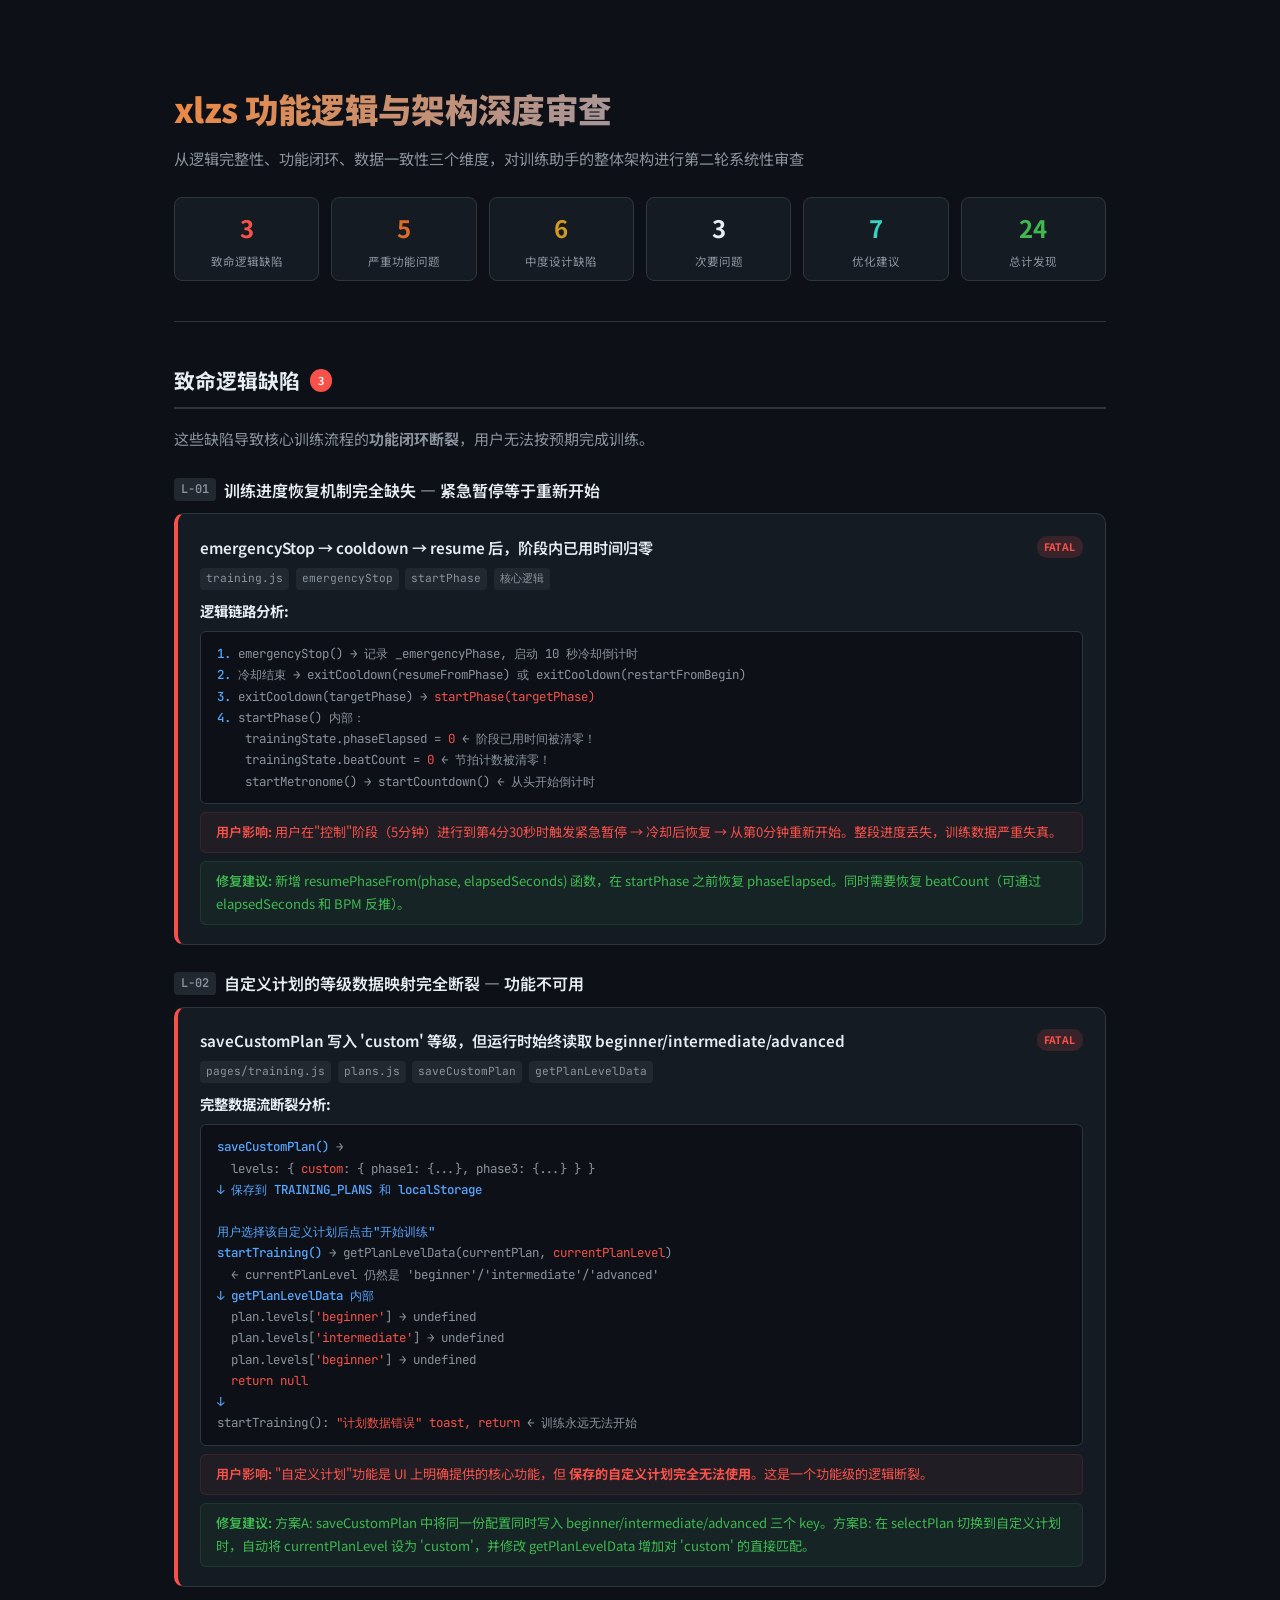
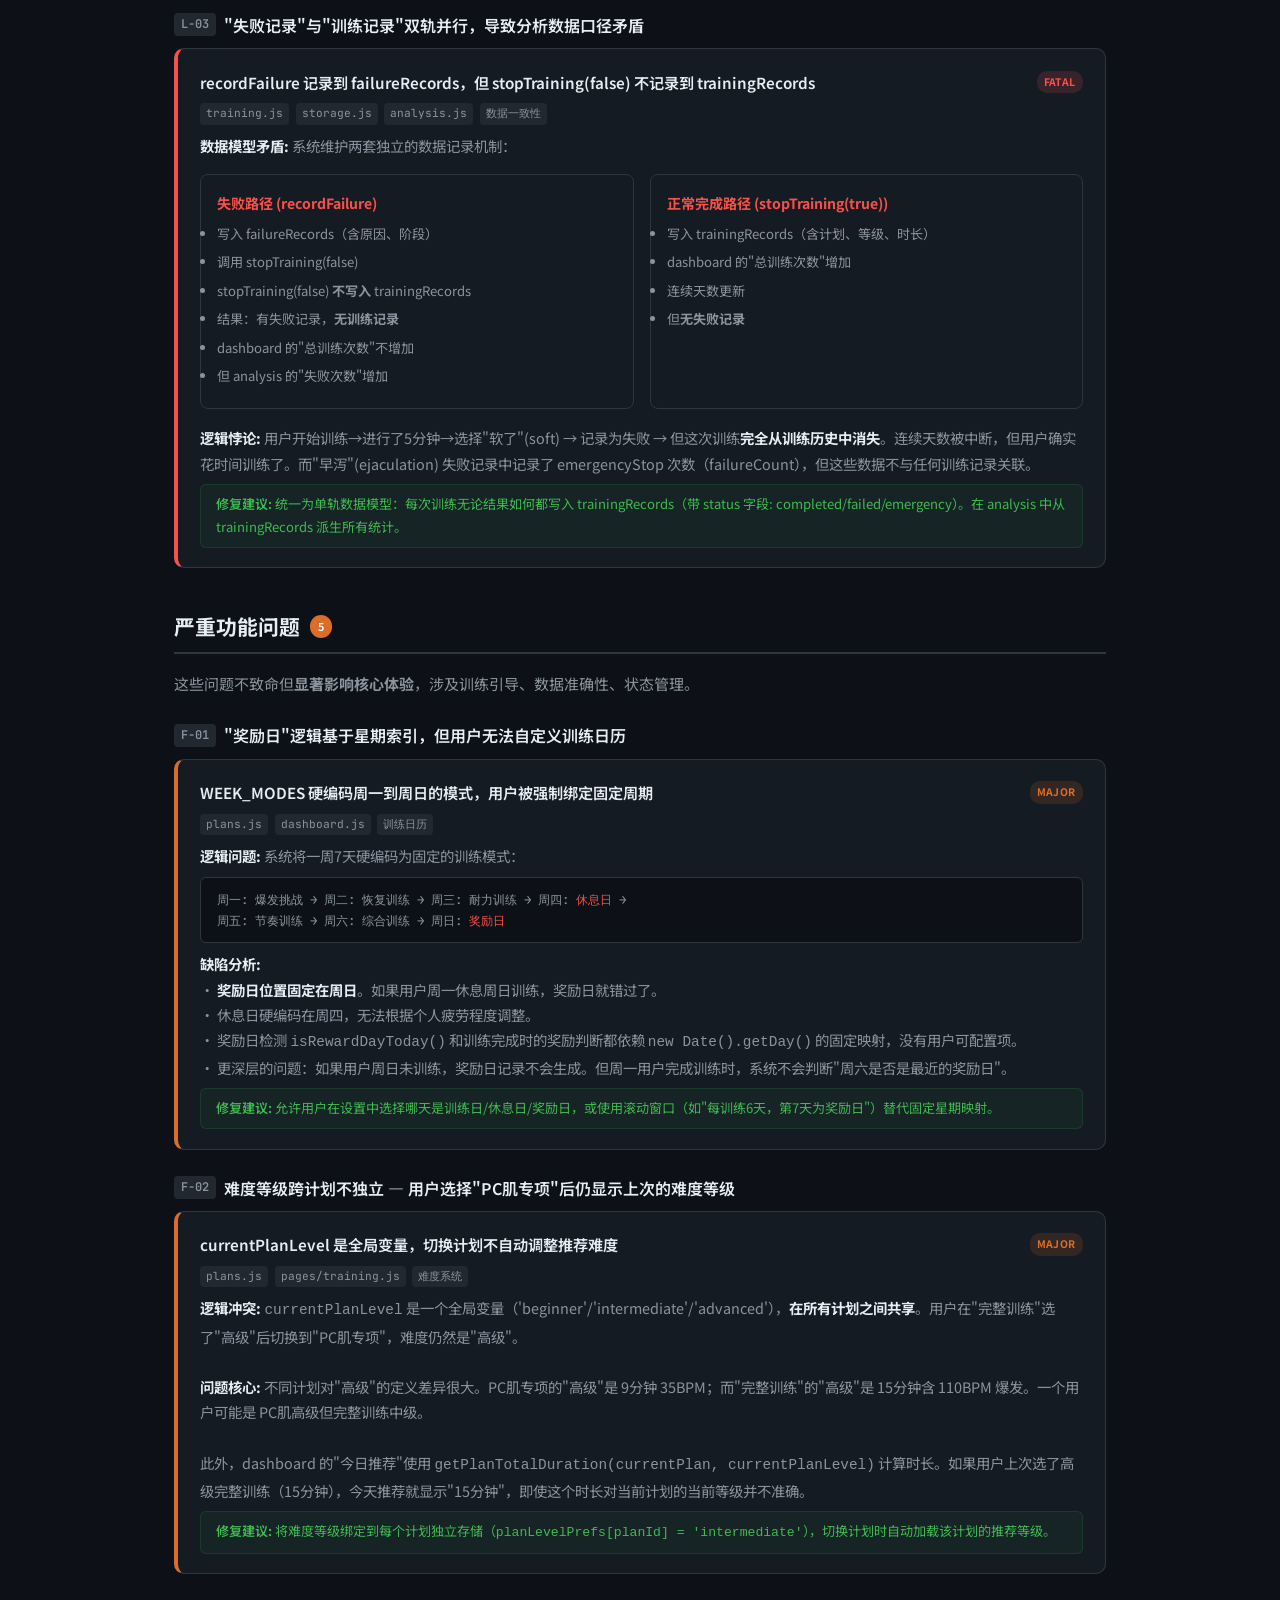
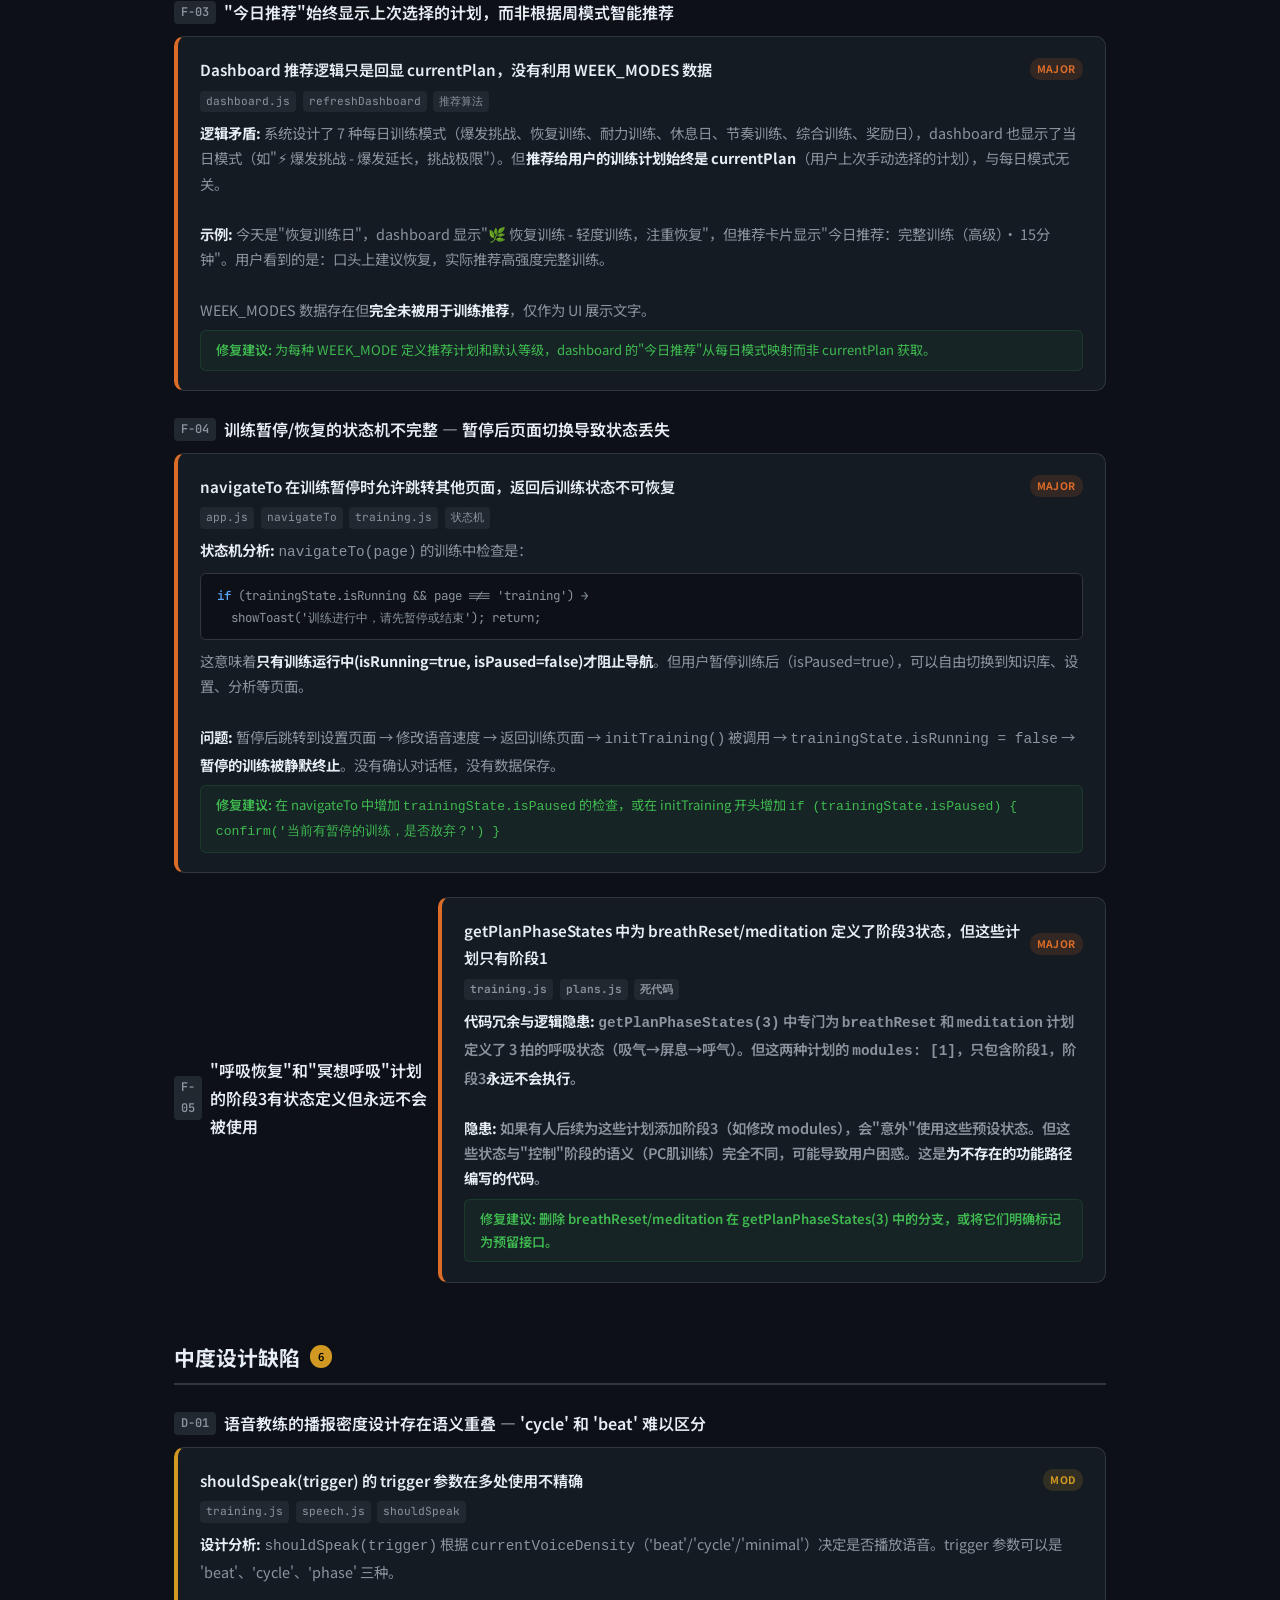
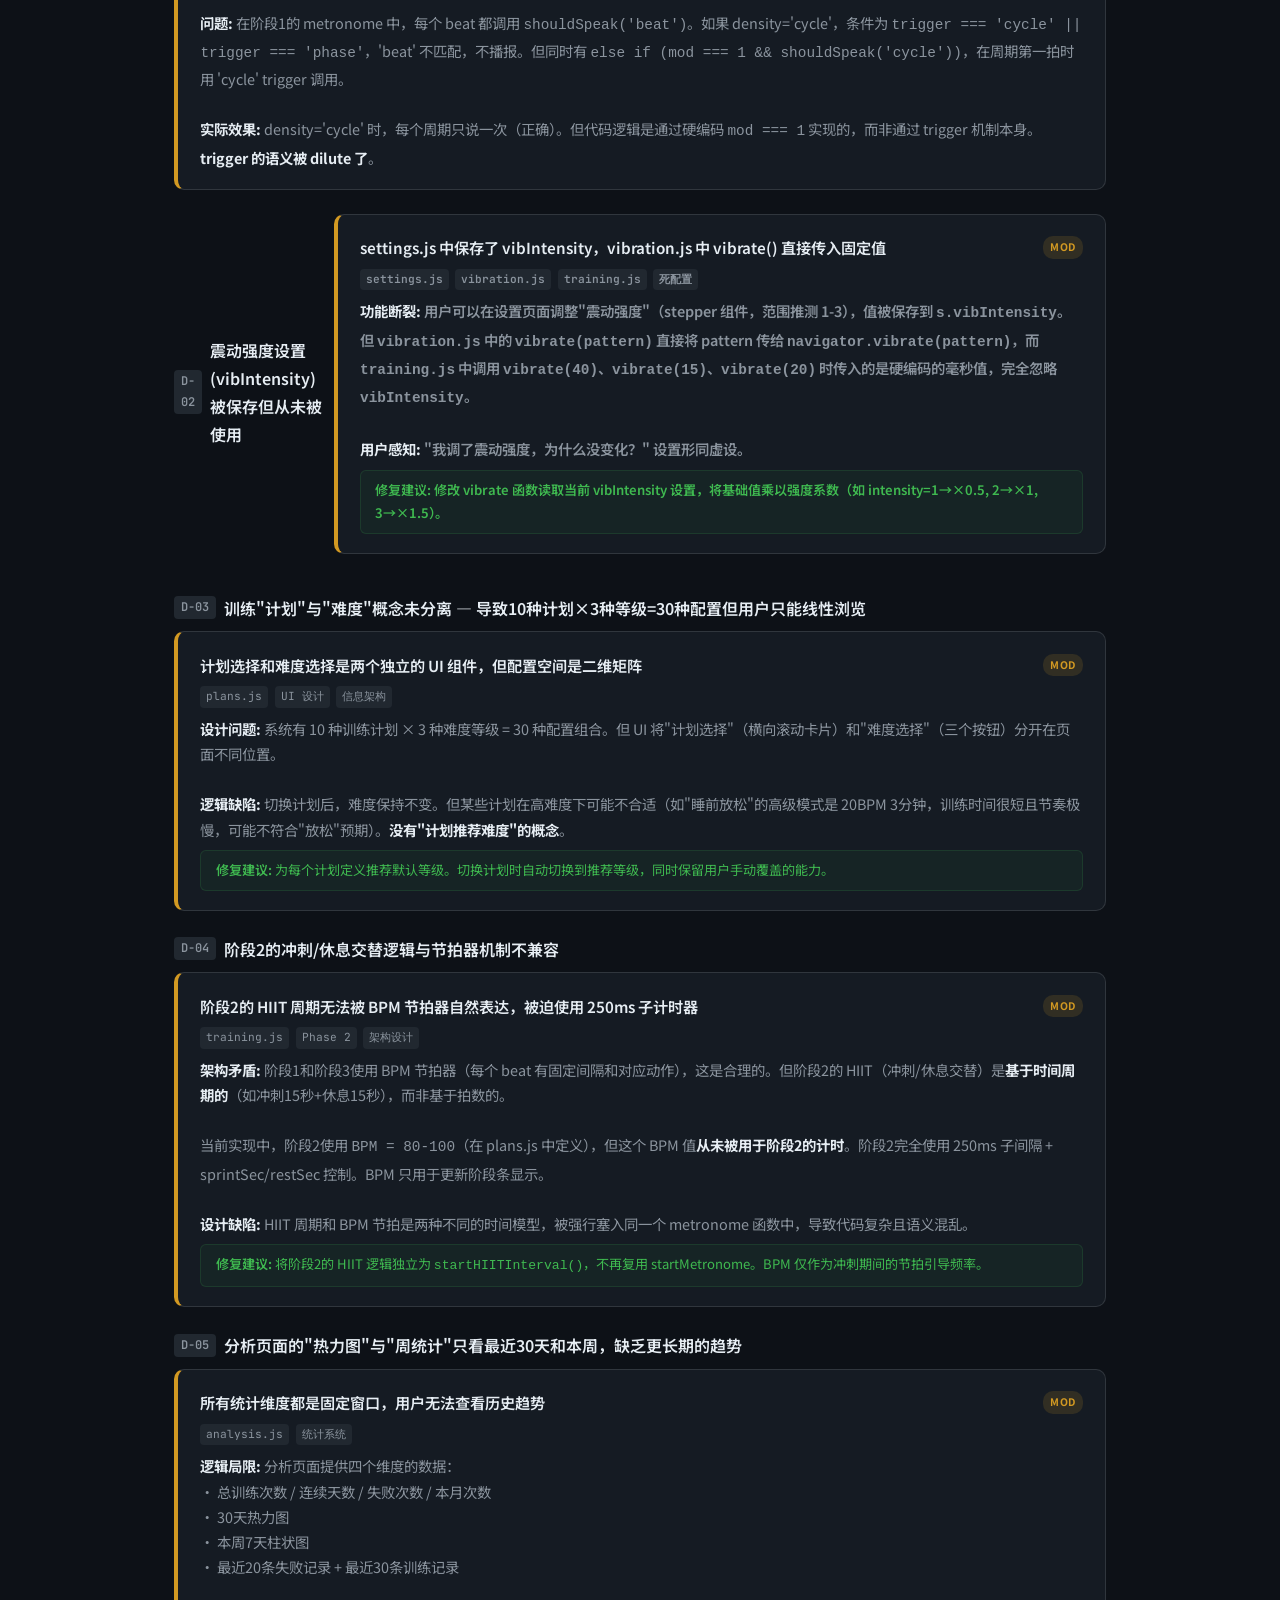
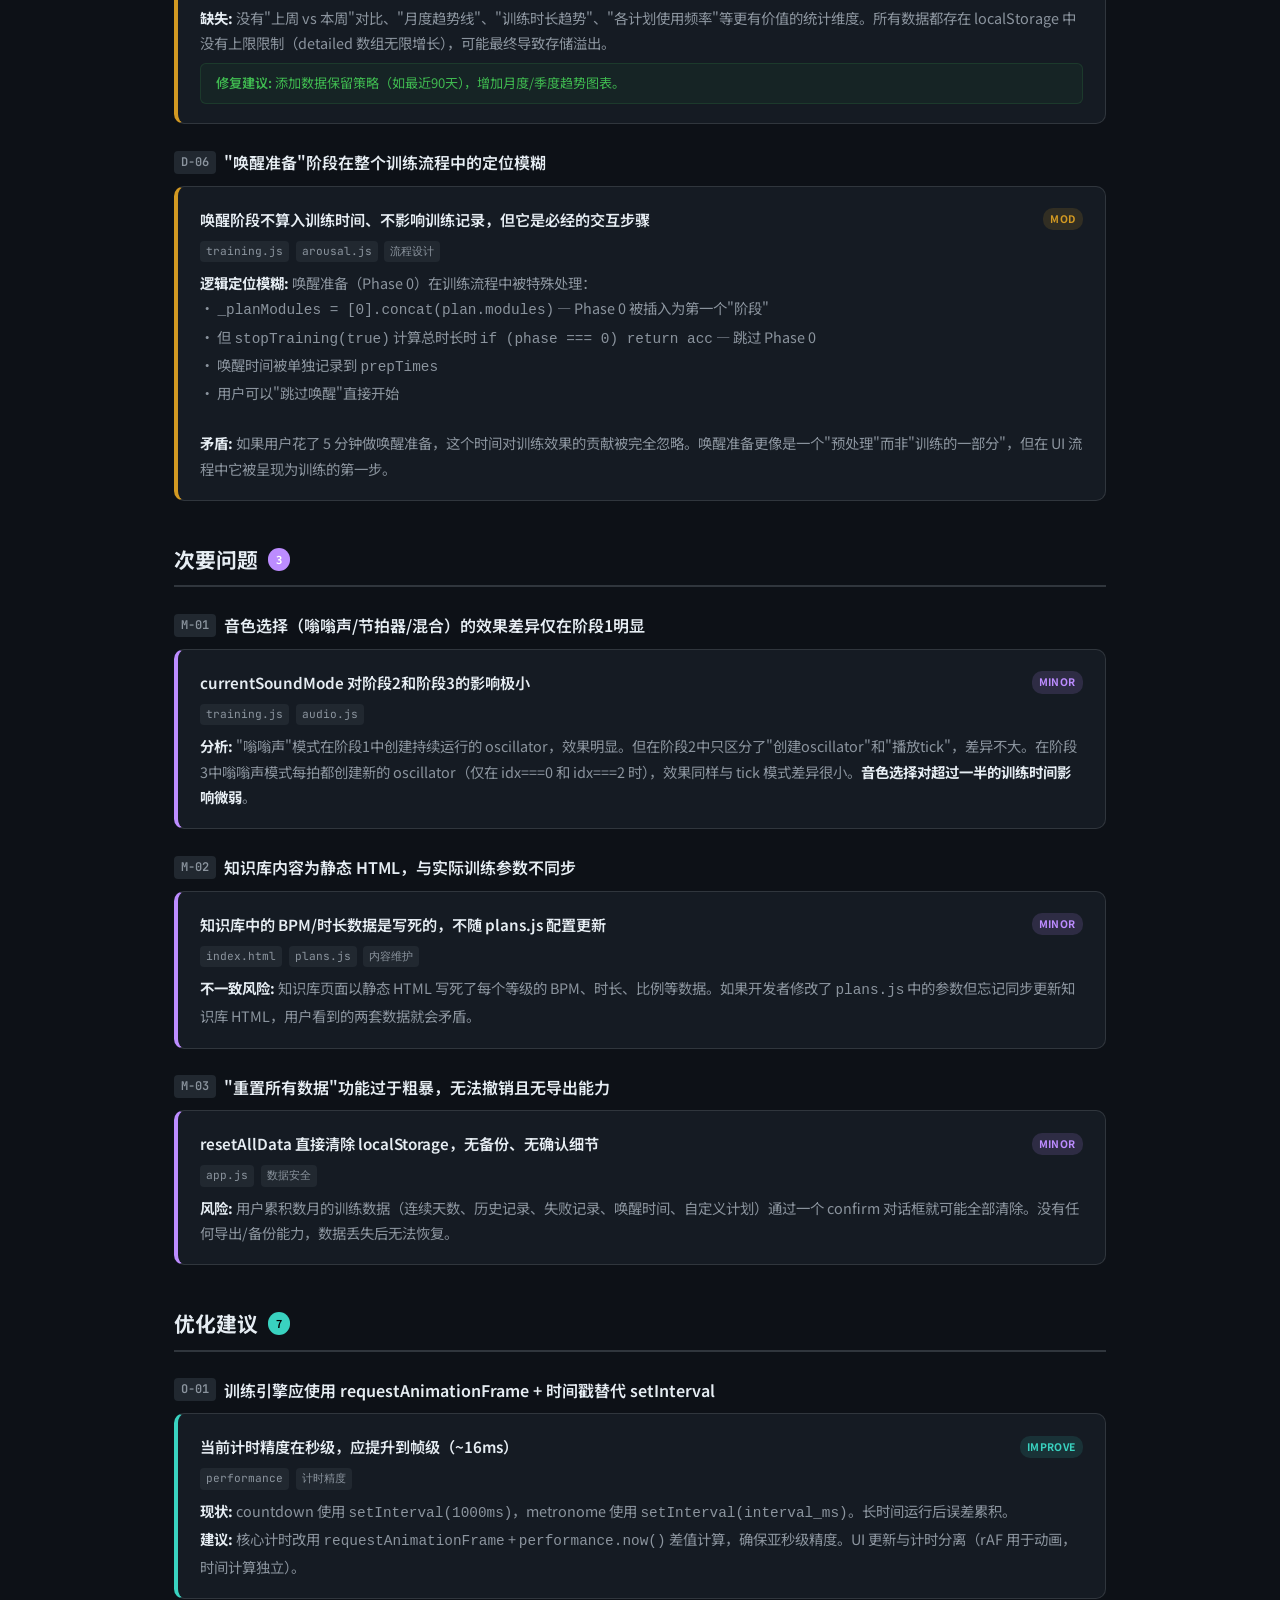
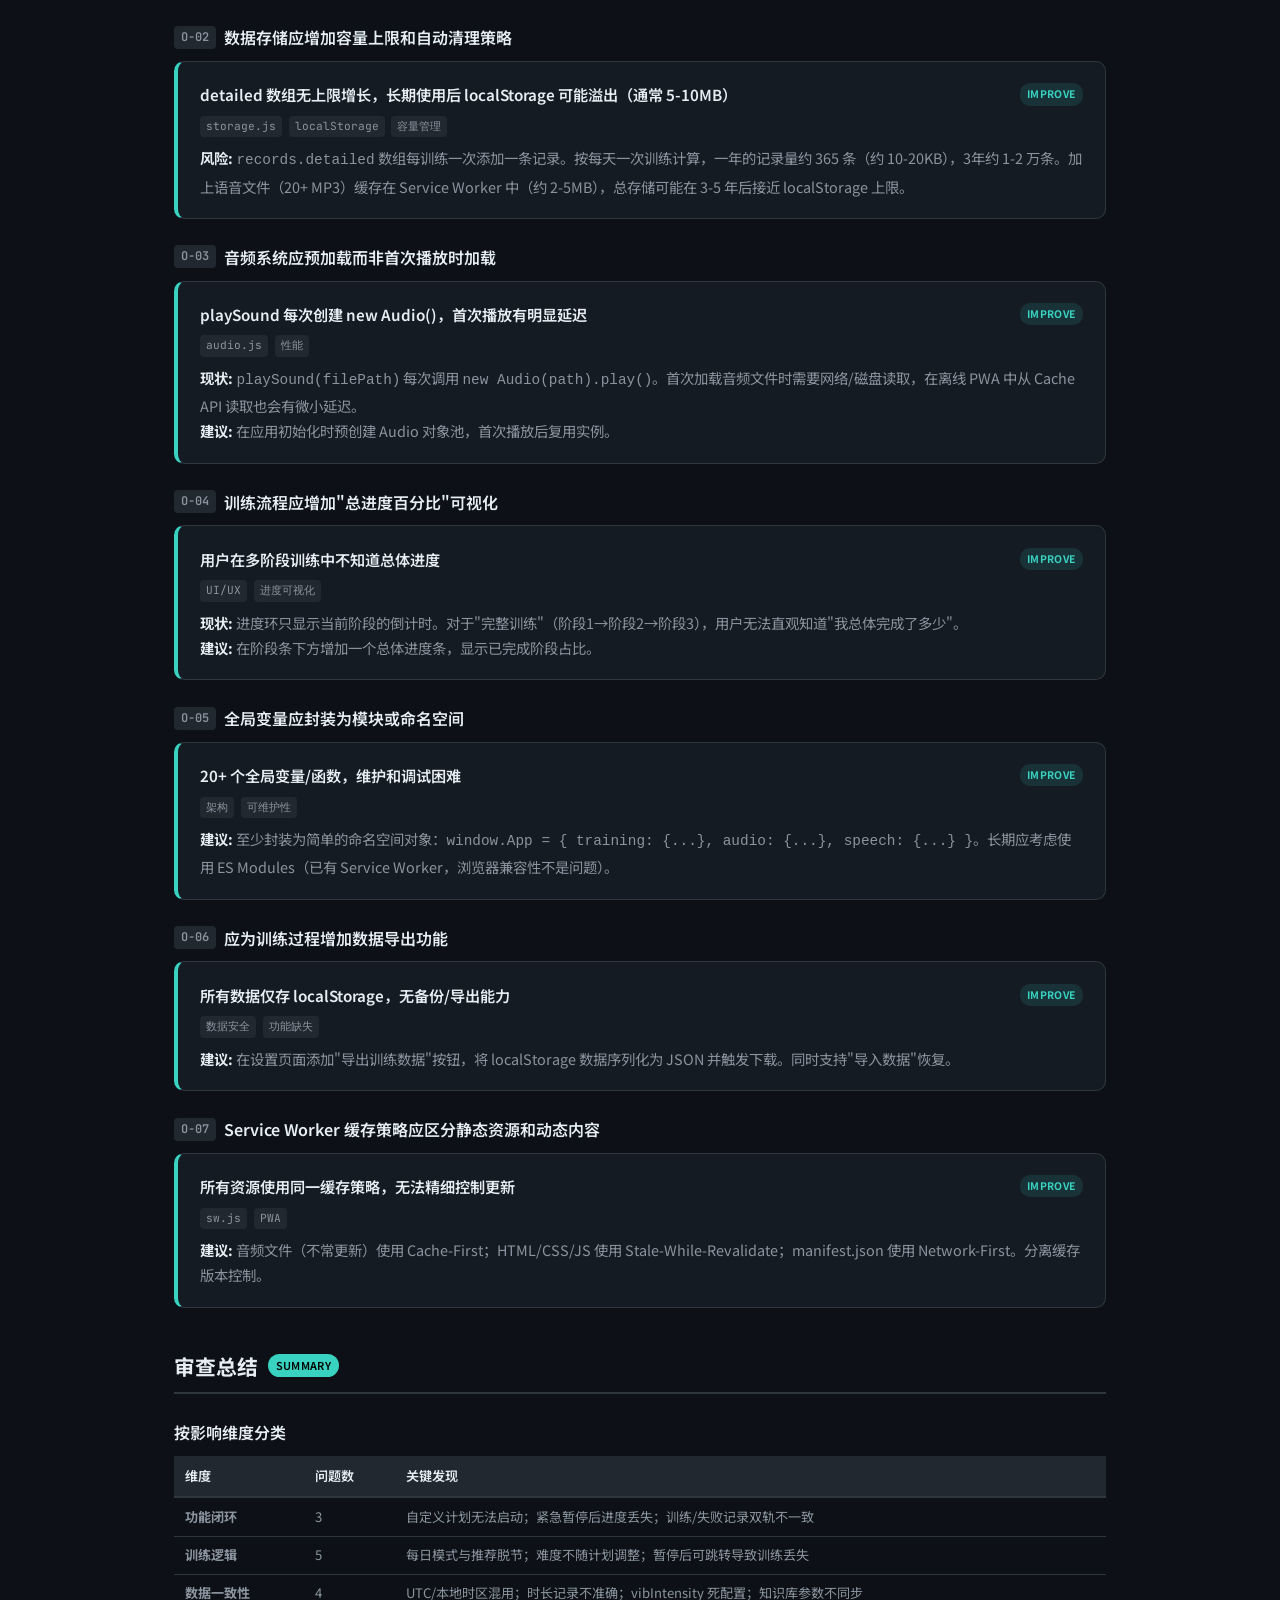
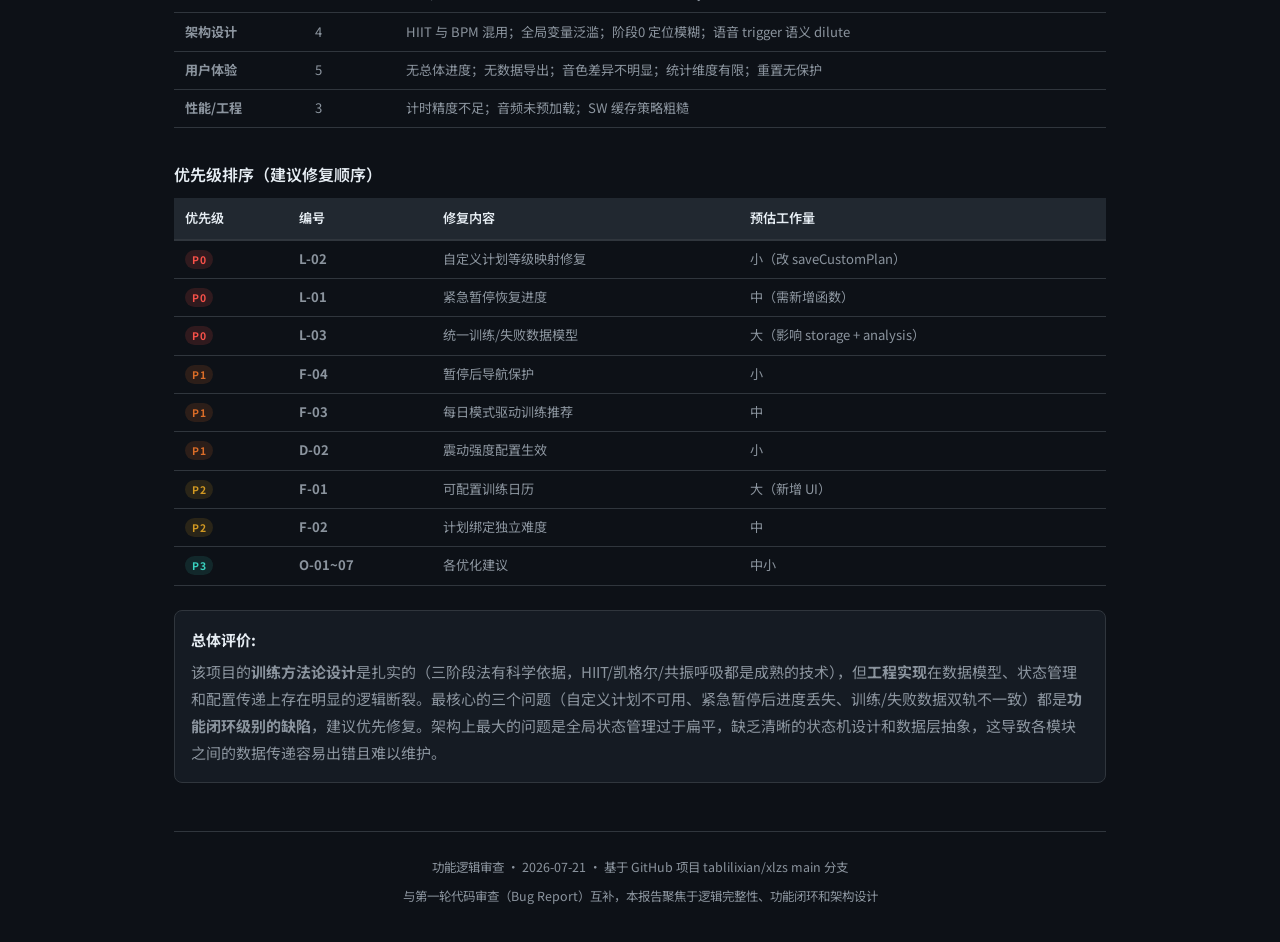
<file: xlzs-logic-review/xlzs-logic-review.html>
<!-- Generated by Trae Work -->
<!DOCTYPE html>
<html lang="zh-CN">
<head>
<meta charset="UTF-8">
<meta name="viewport" content="width=device-width,initial-scale=1.0">
<title>xlzs 功能逻辑与架构深度审查</title>
<link rel="preconnect" href="https://fonts.googleapis.com">
<style>
@import url('https://fonts.googleapis.com/css2?family=Noto+Sans+SC:wght@300;400;500;600;700;900&family=JetBrains+Mono:wght@400;500&display=swap');

:root {
  --bg: #0d1117;
  --bg2: #151b23;
  --bg3: #212830;
  --ink: #e6edf3;
  --muted: #8b949e;
  --rule: #30363d;
  --accent: #f0883e;
  --accent2: #58a6ff;
  --red: #f85149;
  --green: #3fb950;
  --yellow: #d29922;
  --orange: #db6d28;
  --purple: #bc8cff;
  --cyan: #39d2c0;
  --font: 'Noto Sans SC', system-ui, sans-serif;
  --mono: 'JetBrains Mono', monospace;
}
* { margin:0; padding:0; box-sizing:border-box; }
body {
  font-family: var(--font);
  background: var(--bg);
  color: var(--ink);
  font-size: 15px;
  line-height: 1.75;
  -webkit-font-smoothing: antialiased;
}
.container { max-width: 980px; margin: 0 auto; padding: 2rem 1.5rem 4rem; }

/* ===== HERO ===== */
.hero { padding: 3rem 0 2.5rem; border-bottom: 1px solid var(--rule); margin-bottom: 2.5rem; }
.hero h1 {
  font-size: 2.1rem; font-weight: 900; letter-spacing: -0.02em; margin-bottom: 0.4rem;
  background: linear-gradient(135deg, var(--accent), var(--accent2));
  -webkit-background-clip: text; -webkit-text-fill-color: transparent;
}
.hero .subtitle { font-size: 0.95rem; color: var(--muted); margin-bottom: 1.5rem; }
.stat-row { display: flex; gap: 0.75rem; flex-wrap: wrap; }
.stat-chip {
  background: var(--bg2); border: 1px solid var(--rule); border-radius: 8px;
  padding: 0.6rem 1rem; text-align: center; min-width: 110px; flex: 1;
}
.stat-chip .v { font-size: 1.5rem; font-weight: 700; }
.stat-chip .v.red { color: var(--red); }
.stat-chip .v.orange { color: var(--orange); }
.stat-chip .v.yellow { color: var(--yellow); }
.stat-chip .v.green { color: var(--green); }
.stat-chip .v.blue { color: var(--accent2); }
.stat-chip .v.cyan { color: var(--cyan); }
.stat-chip .l { font-size: 0.72rem; color: var(--muted); margin-top: 0.1rem; }

/* ===== SECTIONS ===== */
.section { margin-bottom: 2.5rem; }
h2 {
  font-size: 1.3rem; font-weight: 700; margin-bottom: 1rem; padding-bottom: 0.5rem;
  border-bottom: 2px solid var(--rule); display: flex; align-items: center; gap: 0.6rem;
}
.badge {
  font-size: 0.68rem; font-weight: 600; padding: 2px 8px; border-radius: 12px;
  letter-spacing: 0.03em; display: inline-block;
}
.badge.fatal { background: var(--red); color: #fff; }
.badge.major { background: var(--orange); color: #fff; }
.badge.mod { background: var(--yellow); color: #000; }
.badge.minor { background: var(--purple); color: #fff; }
.badge.improve { background: var(--cyan); color: #000; }

h3 {
  font-size: 1rem; font-weight: 600; margin: 1.5rem 0 0.6rem; color: var(--ink);
  display: flex; align-items: center; gap: 0.5rem;
}
h3 .num {
  font-family: var(--mono); font-size: 0.75rem; background: var(--bg3);
  padding: 1px 7px; border-radius: 4px; color: var(--muted);
}
p, li { color: var(--muted); line-height: 1.8; }

/* ===== ISSUE CARD ===== */
.issue {
  background: var(--bg2); border: 1px solid var(--rule); border-radius: 10px;
  padding: 1.2rem 1.4rem; margin-bottom: 1rem; border-left: 4px solid var(--red);
}
.issue.major { border-left-color: var(--orange); }
.issue.mod { border-left-color: var(--yellow); }
.issue.minor { border-left-color: var(--purple); }
.issue.improve { border-left-color: var(--cyan); }

.issue-head { display: flex; align-items: center; gap: 0.5rem; flex-wrap: wrap; margin-bottom: 0.5rem; }
.issue-title { font-weight: 600; font-size: 0.95rem; color: var(--ink); flex: 1; }
.sev {
  font-size: 0.65rem; font-weight: 700; padding: 2px 7px; border-radius: 10px;
  text-transform: uppercase; letter-spacing: 0.04em;
}
.sev.fatal { background: rgba(248,81,73,0.15); color: var(--red); }
.sev.major { background: rgba(219,109,40,0.15); color: var(--orange); }
.sev.mod { background: rgba(210,153,34,0.15); color: var(--yellow); }
.sev.minor { background: rgba(188,140,255,0.15); color: var(--purple); }
.sev.improve { background: rgba(57,210,192,0.12); color: var(--cyan); }

.issue-tags { display: flex; gap: 0.4rem; flex-wrap: wrap; margin-bottom: 0.5rem; }
.tag {
  font-size: 0.7rem; padding: 1px 6px; border-radius: 4px;
  background: var(--bg3); color: var(--muted); font-family: var(--mono);
}

.issue-body { color: var(--muted); font-size: 0.9rem; }
.issue-body strong { color: var(--ink); }

.flow-box {
  background: var(--bg); border: 1px solid var(--rule); border-radius: 6px;
  padding: 0.7rem 1rem; margin: 0.5rem 0; font-family: var(--mono);
  font-size: 0.78rem; line-height: 1.7; color: var(--muted); overflow-x: auto;
}
.flow-box .step { color: var(--accent2); font-weight: 500; }
.flow-box .err { color: var(--red); }
.flow-box .ok { color: var(--green); }
.flow-box .note { color: var(--yellow); }

.fix-box {
  background: rgba(63,185,80,0.06); border: 1px solid rgba(63,185,80,0.15);
  border-radius: 6px; padding: 0.5rem 0.9rem; margin-top: 0.5rem;
  font-size: 0.82rem; color: var(--green);
}
.fix-box::before { content: '修复建议: '; font-weight: 600; }

.impact-box {
  background: rgba(248,81,73,0.05); border: 1px solid rgba(248,81,73,0.12);
  border-radius: 6px; padding: 0.5rem 0.9rem; margin-top: 0.5rem;
  font-size: 0.82rem; color: var(--red);
}
.impact-box::before { content: '用户影响: '; font-weight: 600; }

/* ===== TABLE ===== */
.table-wrap { overflow-x: auto; max-height: 600px; overflow-y: auto; }
table { width: 100%; border-collapse: collapse; font-size: 0.82rem; }
th {
  background: var(--bg3); color: var(--ink); font-weight: 600; padding: 0.55rem 0.7rem;
  text-align: left; border-bottom: 2px solid var(--rule); position: sticky; top: 0; z-index: 1;
}
td { padding: 0.45rem 0.7rem; border-bottom: 1px solid var(--rule); color: var(--muted); vertical-align: top; }
tr:hover td { background: rgba(255,255,255,0.02); }

/* ===== DIAGRAM ===== */
.diagram-flow {
  display: flex; align-items: center; gap: 0.3rem; padding: 1rem 0;
  flex-wrap: wrap; justify-content: center;
}
.dnode {
  background: var(--bg2); border: 1px solid var(--rule); border-radius: 8px;
  padding: 0.5rem 0.8rem; text-align: center; font-size: 0.75rem; font-weight: 500; min-width: 70px;
}
.dnode.a { border-color: var(--accent); color: var(--accent); }
.dnode.b { border-color: var(--accent2); color: var(--accent2); }
.dnode.g { border-color: var(--green); color: var(--green); }
.dnode.r { border-color: var(--red); color: var(--red); }
.dnode.y { border-color: var(--yellow); color: var(--yellow); }
.darr { color: var(--rule); font-size: 1.1rem; }

.compare-grid { display: grid; grid-template-columns: 1fr 1fr; gap: 1rem; margin: 1rem 0; }
.compare-card {
  background: var(--bg2); border: 1px solid var(--rule); border-radius: 8px;
  padding: 1rem; font-size: 0.85rem;
}
.compare-card h4 { font-size: 0.88rem; margin-bottom: 0.4rem; }
.compare-card.bad h4 { color: var(--red); }
.compare-card.good h4 { color: var(--green); }
.compare-card li { font-size: 0.82rem; margin-bottom: 0.3rem; }

@media (max-width: 600px) {
  .container { padding: 1rem; }
  .hero h1 { font-size: 1.5rem; }
  .stat-row { flex-direction: row; flex-wrap: wrap; }
  .compare-grid { grid-template-columns: 1fr; }
}

footer {
  margin-top: 3rem; padding-top: 1.5rem; border-top: 1px solid var(--rule);
  color: var(--muted); font-size: 0.78rem; text-align: center;
}
</style>
</head>
<body>
<div class="container">

<!-- HERO -->
<div class="hero">
  <h1>xlzs 功能逻辑与架构深度审查</h1>
  <p class="subtitle">从逻辑完整性、功能闭环、数据一致性三个维度，对训练助手的整体架构进行第二轮系统性审查</p>
  <div class="stat-row">
    <div class="stat-chip"><div class="v red">3</div><div class="l">致命逻辑缺陷</div></div>
    <div class="stat-chip"><div class="v orange">5</div><div class="l">严重功能问题</div></div>
    <div class="stat-chip"><div class="v yellow">6</div><div class="l">中度设计缺陷</div></div>
    <div class="stat-chip"><div class="v purple">3</div><div class="l">次要问题</div></div>
    <div class="stat-chip"><div class="v cyan">7</div><div class="l">优化建议</div></div>
    <div class="stat-chip"><div class="v green">24</div><div class="l">总计发现</div></div>
  </div>
</div>

<!-- ========== PART 1: 致命逻辑缺陷 ========== -->
<div class="section">
  <h2>致命逻辑缺陷 <span class="badge fatal">3</span></h2>
  <p>这些缺陷导致核心训练流程的<strong>功能闭环断裂</strong>，用户无法按预期完成训练。</p>

  <!-- L-01 -->
  <h3><span class="num">L-01</span> 训练进度恢复机制完全缺失 — 紧急暂停等于重新开始</h3>
  <div class="issue">
    <div class="issue-head">
      <span class="issue-title">emergencyStop → cooldown → resume 后，阶段内已用时间归零</span>
      <span class="sev fatal">FATAL</span>
    </div>
    <div class="issue-tags">
      <span class="tag">training.js</span><span class="tag">emergencyStop</span><span class="tag">startPhase</span><span class="tag">核心逻辑</span>
    </div>
    <div class="issue-body">
      <strong>逻辑链路分析:</strong>
    </div>
    <div class="flow-box">
<span class="step">1.</span> emergencyStop() → 记录 _emergencyPhase, 启动 10 秒冷却倒计时<br>
<span class="step">2.</span> 冷却结束 → exitCooldown(resumeFromPhase) 或 exitCooldown(restartFromBegin)<br>
<span class="step">3.</span> exitCooldown(targetPhase) → <span class="err">startPhase(targetPhase)</span><br>
<span class="step">4.</span> startPhase() 内部：<br>
&nbsp;&nbsp;&nbsp;&nbsp;trainingState.phaseElapsed = <span class="err">0</span>  ← 阶段已用时间被清零！<br>
&nbsp;&nbsp;&nbsp;&nbsp;trainingState.beatCount = <span class="err">0</span>  ← 节拍计数被清零！<br>
&nbsp;&nbsp;&nbsp;&nbsp;startMetronome() → startCountdown()  ← 从头开始倒计时
    </div>
    <div class="impact-box">
      用户在"控制"阶段（5分钟）进行到第4分30秒时触发紧急暂停 → 冷却后恢复 → 从第0分钟重新开始。整段进度丢失，训练数据严重失真。
    </div>
    <div class="fix-box">
      新增 resumePhaseFrom(phase, elapsedSeconds) 函数，在 startPhase 之前恢复 phaseElapsed。同时需要恢复 beatCount（可通过 elapsedSeconds 和 BPM 反推）。
    </div>
  </div>

  <!-- L-02 -->
  <h3><span class="num">L-02</span> 自定义计划的等级数据映射完全断裂 — 功能不可用</h3>
  <div class="issue">
    <div class="issue-head">
      <span class="issue-title">saveCustomPlan 写入 'custom' 等级，但运行时始终读取 beginner/intermediate/advanced</span>
      <span class="sev fatal">FATAL</span>
    </div>
    <div class="issue-tags">
      <span class="tag">pages/training.js</span><span class="tag">plans.js</span><span class="tag">saveCustomPlan</span><span class="tag">getPlanLevelData</span>
    </div>
    <div class="issue-body">
      <strong>完整数据流断裂分析:</strong>
    </div>
    <div class="flow-box">
<span class="step">saveCustomPlan()</span> → <br>
&nbsp;&nbsp;levels: { <span class="err">custom</span>: { phase1: {...}, phase3: {...} } }<br>
<span class="step">↓ 保存到 TRAINING_PLANS 和 localStorage</span><br><br>
<span class="step">用户选择该自定义计划后点击"开始训练"</span><br>
<span class="step">startTraining()</span> → getPlanLevelData(currentPlan, <span class="err">currentPlanLevel</span>)<br>
&nbsp;&nbsp;← currentPlanLevel 仍然是 'beginner'/'intermediate'/'advanced'<br>
<span class="step">↓ getPlanLevelData 内部</span><br>
&nbsp;&nbsp;plan.levels[<span class="err">'beginner'</span>] → undefined<br>
&nbsp;&nbsp;plan.levels[<span class="err">'intermediate'</span>] → undefined<br>
&nbsp;&nbsp;plan.levels[<span class="err">'beginner'</span>] → undefined<br>
&nbsp;&nbsp;<span class="err">return null</span><br>
<span class="step">↓</span><br>
startTraining(): <span class="err">"计划数据错误" toast, return</span>  ← 训练永远无法开始
    </div>
    <div class="impact-box">
      "自定义计划"功能是 UI 上明确提供的核心功能，但 <strong>保存的自定义计划完全无法使用</strong>。这是一个功能级的逻辑断裂。
    </div>
    <div class="fix-box">
      方案A: saveCustomPlan 中将同一份配置同时写入 beginner/intermediate/advanced 三个 key。方案B: 在 selectPlan 切换到自定义计划时，自动将 currentPlanLevel 设为 'custom'，并修改 getPlanLevelData 增加对 'custom' 的直接匹配。
    </div>
  </div>

  <!-- L-03 -->
  <h3><span class="num">L-03</span> "失败记录"与"训练记录"双轨并行，导致分析数据口径矛盾</h3>
  <div class="issue">
    <div class="issue-head">
      <span class="issue-title">recordFailure 记录到 failureRecords，但 stopTraining(false) 不记录到 trainingRecords</span>
      <span class="sev fatal">FATAL</span>
    </div>
    <div class="issue-tags">
      <span class="tag">training.js</span><span class="tag">storage.js</span><span class="tag">analysis.js</span><span class="tag">数据一致性</span>
    </div>
    <div class="issue-body">
      <strong>数据模型矛盾:</strong> 系统维护两套独立的数据记录机制：
    </div>
    <div class="compare-grid">
      <div class="compare-card bad">
        <h4>失败路径 (recordFailure)</h4>
        <ul>
          <li>写入 failureRecords（含原因、阶段）</li>
          <li>调用 stopTraining(false)</li>
          <li>stopTraining(false) <strong>不写入</strong> trainingRecords</li>
          <li>结果：有失败记录，<strong>无训练记录</strong></li>
          <li>dashboard 的"总训练次数"不增加</li>
          <li>但 analysis 的"失败次数"增加</li>
        </ul>
      </div>
      <div class="compare-card bad">
        <h4>正常完成路径 (stopTraining(true))</h4>
        <ul>
          <li>写入 trainingRecords（含计划、等级、时长）</li>
          <li>dashboard 的"总训练次数"增加</li>
          <li>连续天数更新</li>
          <li>但<strong>无失败记录</strong></li>
        </ul>
      </div>
    </div>
    <div class="issue-body" style="margin-top:0.6rem">
      <strong>逻辑悖论:</strong> 用户开始训练→进行了5分钟→选择"软了"(soft) → 记录为失败 → 但这次训练<strong>完全从训练历史中消失</strong>。连续天数被中断，但用户确实花时间训练了。而"早泻"(ejaculation) 失败记录中记录了 emergencyStop 次数（failureCount），但这些数据不与任何训练记录关联。
    </div>
    <div class="fix-box">
      统一为单轨数据模型：每次训练无论结果如何都写入 trainingRecords（带 status 字段: completed/failed/emergency）。在 analysis 中从 trainingRecords 派生所有统计。
    </div>
  </div>
</div>

<!-- ========== PART 2: 严重功能问题 ========== -->
<div class="section">
  <h2>严重功能问题 <span class="badge major">5</span></h2>
  <p>这些问题不致命但<strong>显著影响核心体验</strong>，涉及训练引导、数据准确性、状态管理。</p>

  <!-- F-01 -->
  <h3><span class="num">F-01</span> "奖励日"逻辑基于星期索引，但用户无法自定义训练日历</h3>
  <div class="issue major">
    <div class="issue-head">
      <span class="issue-title">WEEK_MODES 硬编码周一到周日的模式，用户被强制绑定固定周期</span>
      <span class="sev major">MAJOR</span>
    </div>
    <div class="issue-tags">
      <span class="tag">plans.js</span><span class="tag">dashboard.js</span><span class="tag">训练日历</span>
    </div>
    <div class="issue-body">
      <strong>逻辑问题:</strong> 系统将一周7天硬编码为固定的训练模式：
    </div>
    <div class="flow-box">
周一: 爆发挑战 → 周二: 恢复训练 → 周三: 耐力训练 → 周四: <span class="err">休息日</span> →<br>
周五: 节奏训练 → 周六: 综合训练 → 周日: <span class="err">奖励日</span>
    </div>
    <div class="issue-body" style="margin-top:0.5rem">
      <strong>缺陷分析:</strong>
      <br>• <strong>奖励日位置固定在周日</strong>。如果用户周一休息周日训练，奖励日就错过了。<br>
      • 休息日硬编码在周四，无法根据个人疲劳程度调整。<br>
      • 奖励日检测 <code>isRewardDayToday()</code> 和训练完成时的奖励判断都依赖 <code>new Date().getDay()</code> 的固定映射，没有用户可配置项。<br>
      • 更深层的问题：如果用户周日未训练，奖励日记录不会生成。但周一用户完成训练时，系统不会判断"周六是否是最近的奖励日"。
    </div>
    <div class="fix-box">
      允许用户在设置中选择哪天是训练日/休息日/奖励日，或使用滚动窗口（如"每训练6天，第7天为奖励日"）替代固定星期映射。
    </div>
  </div>

  <!-- F-02 -->
  <h3><span class="num">F-02</span> 难度等级跨计划不独立 — 用户选择"PC肌专项"后仍显示上次的难度等级</h3>
  <div class="issue major">
    <div class="issue-head">
      <span class="issue-title">currentPlanLevel 是全局变量，切换计划不自动调整推荐难度</span>
      <span class="sev major">MAJOR</span>
    </div>
    <div class="issue-tags">
      <span class="tag">plans.js</span><span class="tag">pages/training.js</span><span class="tag">难度系统</span>
    </div>
    <div class="issue-body">
      <strong>逻辑冲突:</strong> <code>currentPlanLevel</code> 是一个全局变量（'beginner'/'intermediate'/'advanced'），<strong>在所有计划之间共享</strong>。用户在"完整训练"选了"高级"后切换到"PC肌专项"，难度仍然是"高级"。<br><br>
      <strong>问题核心:</strong> 不同计划对"高级"的定义差异很大。PC肌专项的"高级"是 9分钟 35BPM；而"完整训练"的"高级"是 15分钟含 110BPM 爆发。一个用户可能是 PC肌高级但完整训练中级。<br><br>
      此外，dashboard 的"今日推荐"使用 <code>getPlanTotalDuration(currentPlan, currentPlanLevel)</code> 计算时长。如果用户上次选了高级完整训练（15分钟），今天推荐就显示"15分钟"，即使这个时长对当前计划的当前等级并不准确。
    </div>
    <div class="fix-box">
      将难度等级绑定到每个计划独立存储（<code>planLevelPrefs[planId] = 'intermediate'</code>），切换计划时自动加载该计划的推荐等级。
    </div>
  </div>

  <!-- F-03 -->
  <h3><span class="num">F-03</span> "今日推荐"始终显示上次选择的计划，而非根据周模式智能推荐</h3>
  <div class="issue major">
    <div class="issue-head">
      <span class="issue-title">Dashboard 推荐逻辑只是回显 currentPlan，没有利用 WEEK_MODES 数据</span>
      <span class="sev major">MAJOR</span>
    </div>
    <div class="issue-tags">
      <span class="tag">dashboard.js</span><span class="tag">refreshDashboard</span><span class="tag">推荐算法</span>
    </div>
    <div class="issue-body">
      <strong>逻辑矛盾:</strong> 系统设计了 7 种每日训练模式（爆发挑战、恢复训练、耐力训练、休息日、节奏训练、综合训练、奖励日），dashboard 也显示了当日模式（如"⚡ 爆发挑战 - 爆发延长，挑战极限"）。但<strong>推荐给用户的训练计划始终是 currentPlan</strong>（用户上次手动选择的计划），与每日模式无关。<br><br>
      <strong>示例:</strong> 今天是"恢复训练日"，dashboard 显示"🌿 恢复训练 - 轻度训练，注重恢复"，但推荐卡片显示"今日推荐：完整训练（高级）· 15分钟"。用户看到的是：口头上建议恢复，实际推荐高强度完整训练。<br><br>
      WEEK_MODES 数据存在但<strong>完全未被用于训练推荐</strong>，仅作为 UI 展示文字。
    </div>
    <div class="fix-box">
      为每种 WEEK_MODE 定义推荐计划和默认等级，dashboard 的"今日推荐"从每日模式映射而非 currentPlan 获取。
    </div>
  </div>

  <!-- F-04 -->
  <h3><span class="num">F-04</span> 训练暂停/恢复的状态机不完整 — 暂停后页面切换导致状态丢失</h3>
  <div class="issue major">
    <div class="issue-head">
      <span class="issue-title">navigateTo 在训练暂停时允许跳转其他页面，返回后训练状态不可恢复</span>
      <span class="sev major">MAJOR</span>
    </div>
    <div class="issue-tags">
      <span class="tag">app.js</span><span class="tag">navigateTo</span><span class="tag">training.js</span><span class="tag">状态机</span>
    </div>
    <div class="issue-body">
      <strong>状态机分析:</strong> <code>navigateTo(page)</code> 的训练中检查是：
    </div>
    <div class="flow-box">
<span class="step">if</span> (trainingState.isRunning && page !== 'training') →<br>
&nbsp;&nbsp;showToast('训练进行中，请先暂停或结束'); return;
    </div>
    <div class="issue-body" style="margin-top:0.5rem">
      这意味着<strong>只有训练运行中(isRunning=true, isPaused=false)才阻止导航</strong>。但用户暂停训练后（isPaused=true），可以自由切换到知识库、设置、分析等页面。<br><br>
      <strong>问题:</strong> 暂停后跳转到设置页面 → 修改语音速度 → 返回训练页面 → <code>initTraining()</code> 被调用 → <code>trainingState.isRunning = false</code> → <strong>暂停的训练被静默终止</strong>。没有确认对话框，没有数据保存。
    </div>
    <div class="fix-box">
      在 navigateTo 中增加 <code>trainingState.isPaused</code> 的检查，或在 initTraining 开头增加 <code>if (trainingState.isPaused) { confirm('当前有暂停的训练，是否放弃？') }</code>
    </div>
  </div>

  <!-- F-05 -->
  <h3><span class="num">F-05</span> "呼吸恢复"和"冥想呼吸"计划的阶段3有状态定义但永远不会被使用</span>
  <div class="issue major">
    <div class="issue-head">
      <span class="issue-title">getPlanPhaseStates 中为 breathReset/meditation 定义了阶段3状态，但这些计划只有阶段1</span>
      <span class="sev major">MAJOR</span>
    </div>
    <div class="issue-tags">
      <span class="tag">training.js</span><span class="tag">plans.js</span><span class="tag">死代码</span>
    </div>
    <div class="issue-body">
      <strong>代码冗余与逻辑隐患:</strong> <code>getPlanPhaseStates(3)</code> 中专门为 <code>breathReset</code> 和 <code>meditation</code> 计划定义了 3 拍的呼吸状态（吸气→屏息→呼气）。但这两种计划的 <code>modules: [1]</code>，只包含阶段1，阶段3<strong>永远不会执行</strong>。<br><br>
      <strong>隐患:</strong> 如果有人后续为这些计划添加阶段3（如修改 modules），会"意外"使用这些预设状态。但这些状态与"控制"阶段的语义（PC肌训练）完全不同，可能导致用户困惑。这是<strong>为不存在的功能路径编写的代码</strong>。
    </div>
    <div class="fix-box">
      删除 breathReset/meditation 在 getPlanPhaseStates(3) 中的分支，或将它们明确标记为预留接口。
    </div>
  </div>
</div>

<!-- ========== PART 3: 中度设计缺陷 ========== -->
<div class="section">
  <h2>中度设计缺陷 <span class="badge mod">6</span></h2>

  <!-- D-01 -->
  <h3><span class="num">D-01</span> 语音教练的播报密度设计存在语义重叠 — 'cycle' 和 'beat' 难以区分</h3>
  <div class="issue mod">
    <div class="issue-head">
      <span class="issue-title">shouldSpeak(trigger) 的 trigger 参数在多处使用不精确</span>
      <span class="sev mod">MOD</span>
    </div>
    <div class="issue-tags">
      <span class="tag">training.js</span><span class="tag">speech.js</span><span class="tag">shouldSpeak</span>
    </div>
    <div class="issue-body">
      <strong>设计分析:</strong> <code>shouldSpeak(trigger)</code> 根据 <code>currentVoiceDensity</code>（'beat'/'cycle'/'minimal'）决定是否播放语音。trigger 参数可以是 'beat'、'cycle'、'phase' 三种。<br><br>
      <strong>问题:</strong> 在阶段1的 metronome 中，每个 beat 都调用 <code>shouldSpeak('beat')</code>。如果 density='cycle'，条件为 <code>trigger === 'cycle' || trigger === 'phase'</code>，'beat' 不匹配，不播报。但同时有 <code>else if (mod === 1 && shouldSpeak('cycle'))</code>，在周期第一拍时用 'cycle' trigger 调用。<br><br>
      <strong>实际效果:</strong> density='cycle' 时，每个周期只说一次（正确）。但代码逻辑是通过硬编码 <code>mod === 1</code> 实现的，而非通过 trigger 机制本身。<strong>trigger 的语义被 dilute 了</strong>。
    </div>
  </div>

  <!-- D-02 -->
  <h3><span class="num">D-02</span> 震动强度设置 (vibIntensity) 被保存但从未被使用</span>
  <div class="issue mod">
    <div class="issue-head">
      <span class="issue-title">settings.js 中保存了 vibIntensity，vibration.js 中 vibrate() 直接传入固定值</span>
      <span class="sev mod">MOD</span>
    </div>
    <div class="issue-tags">
      <span class="tag">settings.js</span><span class="tag">vibration.js</span><span class="tag">training.js</span><span class="tag">死配置</span>
    </div>
    <div class="issue-body">
      <strong>功能断裂:</strong> 用户可以在设置页面调整"震动强度"（stepper 组件，范围推测 1-3），值被保存到 <code>s.vibIntensity</code>。但 <code>vibration.js</code> 中的 <code>vibrate(pattern)</code> 直接将 pattern 传给 <code>navigator.vibrate(pattern)</code>，而 <code>training.js</code> 中调用 <code>vibrate(40)</code>、<code>vibrate(15)</code>、<code>vibrate(20)</code> 时传入的是硬编码的毫秒值，完全忽略 <code>vibIntensity</code>。<br><br>
      <strong>用户感知:</strong> "我调了震动强度，为什么没变化？" 设置形同虚设。
    </div>
    <div class="fix-box">
      修改 vibrate 函数读取当前 vibIntensity 设置，将基础值乘以强度系数（如 intensity=1→×0.5, 2→×1, 3→×1.5）。
    </div>
  </div>

  <!-- D-03 -->
  <h3><span class="num">D-03</span> 训练"计划"与"难度"概念未分离 — 导致10种计划×3种等级=30种配置但用户只能线性浏览</h3>
  <div class="issue mod">
    <div class="issue-head">
      <span class="issue-title">计划选择和难度选择是两个独立的 UI 组件，但配置空间是二维矩阵</span>
      <span class="sev mod">MOD</span>
    </div>
    <div class="issue-tags">
      <span class="tag">plans.js</span><span class="tag">UI 设计</span><span class="tag">信息架构</span>
    </div>
    <div class="issue-body">
      <strong>设计问题:</strong> 系统有 10 种训练计划 × 3 种难度等级 = 30 种配置组合。但 UI 将"计划选择"（横向滚动卡片）和"难度选择"（三个按钮）分开在页面不同位置。<br><br>
      <strong>逻辑缺陷:</strong> 切换计划后，难度保持不变。但某些计划在高难度下可能不合适（如"睡前放松"的高级模式是 20BPM 3分钟，训练时间很短且节奏极慢，可能不符合"放松"预期）。<strong>没有"计划推荐难度"的概念</strong>。
    </div>
    <div class="fix-box">
      为每个计划定义推荐默认等级。切换计划时自动切换到推荐等级，同时保留用户手动覆盖的能力。
    </div>
  </div>

  <!-- D-04 -->
  <h3><span class="num">D-04</span> 阶段2的冲刺/休息交替逻辑与节拍器机制不兼容</h3>
  <div class="issue mod">
    <div class="issue-head">
      <span class="issue-title">阶段2的 HIIT 周期无法被 BPM 节拍器自然表达，被迫使用 250ms 子计时器</span>
      <span class="sev mod">MOD</span>
    </div>
    <div class="issue-tags">
      <span class="tag">training.js</span><span class="tag">Phase 2</span><span class="tag">架构设计</span>
    </div>
    <div class="issue-body">
      <strong>架构矛盾:</strong> 阶段1和阶段3使用 BPM 节拍器（每个 beat 有固定间隔和对应动作），这是合理的。但阶段2的 HIIT（冲刺/休息交替）是<strong>基于时间周期的</strong>（如冲刺15秒+休息15秒），而非基于拍数的。<br><br>
      当前实现中，阶段2使用 <code>BPM = 80-100</code>（在 plans.js 中定义），但这个 BPM 值<strong>从未被用于阶段2的计时</strong>。阶段2完全使用 250ms 子间隔 + sprintSec/restSec 控制。BPM 只用于更新阶段条显示。<br><br>
      <strong>设计缺陷:</strong> HIIT 周期和 BPM 节拍是两种不同的时间模型，被强行塞入同一个 metronome 函数中，导致代码复杂且语义混乱。
    </div>
    <div class="fix-box">
      将阶段2的 HIIT 逻辑独立为 <code>startHIITInterval()</code>，不再复用 startMetronome。BPM 仅作为冲刺期间的节拍引导频率。
    </div>
  </div>

  <!-- D-05 -->
  <h3><span class="num">D-05</span> 分析页面的"热力图"与"周统计"只看最近30天和本周，缺乏更长期的趋势</h3>
  <div class="issue mod">
    <div class="issue-head">
      <span class="issue-title">所有统计维度都是固定窗口，用户无法查看历史趋势</span>
      <span class="sev mod">MOD</span>
    </div>
    <div class="issue-tags">
      <span class="tag">analysis.js</span><span class="tag">统计系统</span>
    </div>
    <div class="issue-body">
      <strong>逻辑局限:</strong> 分析页面提供四个维度的数据：<br>
      • 总训练次数 / 连续天数 / 失败次数 / 本月次数<br>
      • 30天热力图<br>
      • 本周7天柱状图<br>
      • 最近20条失败记录 + 最近30条训练记录<br><br>
      <strong>缺失:</strong> 没有"上周 vs 本周"对比、"月度趋势线"、"训练时长趋势"、"各计划使用频率"等更有价值的统计维度。所有数据都存在 localStorage 中没有上限限制（detailed 数组无限增长），可能最终导致存储溢出。
    </div>
    <div class="fix-box">
      添加数据保留策略（如最近90天），增加月度/季度趋势图表。
    </div>
  </div>

  <!-- D-06 -->
  <h3><span class="num">D-06</span> "唤醒准备"阶段在整个训练流程中的定位模糊</h3>
  <div class="issue mod">
    <div class="issue-head">
      <span class="issue-title">唤醒阶段不算入训练时间、不影响训练记录，但它是必经的交互步骤</span>
      <span class="sev mod">MOD</span>
    </div>
    <div class="issue-tags">
      <span class="tag">training.js</span><span class="tag">arousal.js</span><span class="tag">流程设计</span>
    </div>
    <div class="issue-body">
      <strong>逻辑定位模糊:</strong> 唤醒准备（Phase 0）在训练流程中被特殊处理：<br>
      • <code>_planModules = [0].concat(plan.modules)</code> — Phase 0 被插入为第一个"阶段"<br>
      • 但 <code>stopTraining(true)</code> 计算总时长时 <code>if (phase === 0) return acc</code> — 跳过 Phase 0<br>
      • 唤醒时间被单独记录到 <code>prepTimes</code><br>
      • 用户可以"跳过唤醒"直接开始<br><br>
      <strong>矛盾:</strong> 如果用户花了 5 分钟做唤醒准备，这个时间对训练效果的贡献被完全忽略。唤醒准备更像是一个"预处理"而非"训练的一部分"，但在 UI 流程中它被呈现为训练的第一步。
    </div>
  </div>
</div>

<!-- ========== PART 4: 次要问题 ========== -->
<div class="section">
  <h2>次要问题 <span class="badge minor">3</span></h2>

  <!-- M-01 -->
  <h3><span class="num">M-01</span> 音色选择（嗡嗡声/节拍器/混合）的效果差异仅在阶段1明显</h3>
  <div class="issue minor">
    <div class="issue-head">
      <span class="issue-title">currentSoundMode 对阶段2和阶段3的影响极小</span>
      <span class="sev minor">MINOR</span>
    </div>
    <div class="issue-tags">
      <span class="tag">training.js</span><span class="tag">audio.js</span>
    </div>
    <div class="issue-body">
      <strong>分析:</strong> "嗡嗡声"模式在阶段1中创建持续运行的 oscillator，效果明显。但在阶段2中只区分了"创建oscillator"和"播放tick"，差异不大。在阶段3中嗡嗡声模式每拍都创建新的 oscillator（仅在 idx===0 和 idx===2 时），效果同样与 tick 模式差异很小。<strong>音色选择对超过一半的训练时间影响微弱</strong>。
    </div>
  </div>

  <!-- M-02 -->
  <h3><span class="num">M-02</span> 知识库内容为静态 HTML，与实际训练参数不同步</h3>
  <div class="issue minor">
    <div class="issue-head">
      <span class="issue-title">知识库中的 BPM/时长数据是写死的，不随 plans.js 配置更新</span>
      <span class="sev minor">MINOR</span>
    </div>
    <div class="issue-tags">
      <span class="tag">index.html</span><span class="tag">plans.js</span><span class="tag">内容维护</span>
    </div>
    <div class="issue-body">
      <strong>不一致风险:</strong> 知识库页面以静态 HTML 写死了每个等级的 BPM、时长、比例等数据。如果开发者修改了 <code>plans.js</code> 中的参数但忘记同步更新知识库 HTML，用户看到的两套数据就会矛盾。
    </div>
  </div>

  <!-- M-03 -->
  <h3><span class="num">M-03</span> "重置所有数据"功能过于粗暴，无法撤销且无导出能力</h3>
  <div class="issue minor">
    <div class="issue-head">
      <span class="issue-title">resetAllData 直接清除 localStorage，无备份、无确认细节</span>
      <span class="sev minor">MINOR</span>
    </div>
    <div class="issue-tags">
      <span class="tag">app.js</span><span class="tag">数据安全</span>
    </div>
    <div class="issue-body">
      <strong>风险:</strong> 用户累积数月的训练数据（连续天数、历史记录、失败记录、唤醒时间、自定义计划）通过一个 confirm 对话框就可能全部清除。没有任何导出/备份能力，数据丢失后无法恢复。
    </div>
  </div>
</div>

<!-- ========== PART 5: 优化建议 ========== -->
<div class="section">
  <h2>优化建议 <span class="badge improve">7</span></h2>

  <!-- O-01 -->
  <h3><span class="num">O-01</span> 训练引擎应使用 requestAnimationFrame + 时间戳替代 setInterval</h3>
  <div class="issue improve">
    <div class="issue-head">
      <span class="issue-title">当前计时精度在秒级，应提升到帧级（~16ms）</span>
      <span class="sev improve">IMPROVE</span>
    </div>
    <div class="issue-tags"><span class="tag">performance</span><span class="tag">计时精度</span></div>
    <div class="issue-body">
      <strong>现状:</strong> countdown 使用 <code>setInterval(1000ms)</code>，metronome 使用 <code>setInterval(interval_ms)</code>。长时间运行后误差累积。<br>
      <strong>建议:</strong> 核心计时改用 <code>requestAnimationFrame</code> + <code>performance.now()</code> 差值计算，确保亚秒级精度。UI 更新与计时分离（rAF 用于动画，时间计算独立）。
    </div>
  </div>

  <!-- O-02 -->
  <h3><span class="num">O-02</span> 数据存储应增加容量上限和自动清理策略</h3>
  <div class="issue improve">
    <div class="issue-head">
      <span class="issue-title">detailed 数组无上限增长，长期使用后 localStorage 可能溢出（通常 5-10MB）</span>
      <span class="sev improve">IMPROVE</span>
    </div>
    <div class="issue-tags"><span class="tag">storage.js</span><span class="tag">localStorage</span><span class="tag">容量管理</span></div>
    <div class="issue-body">
      <strong>风险:</strong> <code>records.detailed</code> 数组每训练一次添加一条记录。按每天一次训练计算，一年的记录量约 365 条（约 10-20KB），3年约 1-2 万条。加上语音文件（20+ MP3）缓存在 Service Worker 中（约 2-5MB），总存储可能在 3-5 年后接近 localStorage 上限。
    </div>
  </div>

  <!-- O-03 -->
  <h3><span class="num">O-03</span> 音频系统应预加载而非首次播放时加载</h3>
  <div class="issue improve">
    <div class="issue-head">
      <span class="issue-title">playSound 每次创建 new Audio()，首次播放有明显延迟</span>
      <span class="sev improve">IMPROVE</span>
    </div>
    <div class="issue-tags"><span class="tag">audio.js</span><span class="tag">性能</span></div>
    <div class="issue-body">
      <strong>现状:</strong> <code>playSound(filePath)</code> 每次调用 <code>new Audio(path).play()</code>。首次加载音频文件时需要网络/磁盘读取，在离线 PWA 中从 Cache API 读取也会有微小延迟。<br>
      <strong>建议:</strong> 在应用初始化时预创建 Audio 对象池，首次播放后复用实例。
    </div>
  </div>

  <!-- O-04 -->
  <h3><span class="num">O-04</span> 训练流程应增加"总进度百分比"可视化</h3>
  <div class="issue improve">
    <div class="issue-head">
      <span class="issue-title">用户在多阶段训练中不知道总体进度</span>
      <span class="sev improve">IMPROVE</span>
    </div>
    <div class="issue-tags"><span class="tag">UI/UX</span><span class="tag">进度可视化</span></div>
    <div class="issue-body">
      <strong>现状:</strong> 进度环只显示当前阶段的倒计时。对于"完整训练"（阶段1→阶段2→阶段3），用户无法直观知道"我总体完成了多少"。<br>
      <strong>建议:</strong> 在阶段条下方增加一个总体进度条，显示已完成阶段占比。
    </div>
  </div>

  <!-- O-05 -->
  <h3><span class="num">O-05</span> 全局变量应封装为模块或命名空间</h3>
  <div class="issue improve">
    <div class="issue-head">
      <span class="issue-title">20+ 个全局变量/函数，维护和调试困难</span>
      <span class="sev improve">IMPROVE</span>
    </div>
    <div class="issue-tags"><span class="tag">架构</span><span class="tag">可维护性</span></div>
    <div class="issue-body">
      <strong>建议:</strong> 至少封装为简单的命名空间对象：<code>window.App = { training: {...}, audio: {...}, speech: {...} }</code>。长期应考虑使用 ES Modules（已有 Service Worker，浏览器兼容性不是问题）。
    </div>
  </div>

  <!-- O-06 -->
  <h3><span class="num">O-06</span> 应为训练过程增加数据导出功能</h3>
  <div class="issue improve">
    <div class="issue-head">
      <span class="issue-title">所有数据仅存 localStorage，无备份/导出能力</span>
      <span class="sev improve">IMPROVE</span>
    </div>
    <div class="issue-tags"><span class="tag">数据安全</span><span class="tag">功能缺失</span></div>
    <div class="issue-body">
      <strong>建议:</strong> 在设置页面添加"导出训练数据"按钮，将 localStorage 数据序列化为 JSON 并触发下载。同时支持"导入数据"恢复。
    </div>
  </div>

  <!-- O-07 -->
  <h3><span class="num">O-07</span> Service Worker 缓存策略应区分静态资源和动态内容</h3>
  <div class="issue improve">
    <div class="issue-head">
      <span class="issue-title">所有资源使用同一缓存策略，无法精细控制更新</span>
      <span class="sev improve">IMPROVE</span>
    </div>
    <div class="issue-tags"><span class="tag">sw.js</span><span class="tag">PWA</span></div>
    <div class="issue-body">
      <strong>建议:</strong> 音频文件（不常更新）使用 Cache-First；HTML/CSS/JS 使用 Stale-While-Revalidate；manifest.json 使用 Network-First。分离缓存版本控制。
    </div>
  </div>
</div>

<!-- ========== SUMMARY ========== -->
<div class="section">
  <h2>审查总结 <span class="badge improve">SUMMARY</span></h2>

  <h3>按影响维度分类</h3>
  <div class="table-wrap">
    <table>
      <thead><tr><th>维度</th><th>问题数</th><th>关键发现</th></tr></thead>
      <tbody>
        <tr><td><strong>功能闭环</strong></td><td>3</td><td>自定义计划无法启动；紧急暂停后进度丢失；训练/失败记录双轨不一致</td></tr>
        <tr><td><strong>训练逻辑</strong></td><td>5</td><td>每日模式与推荐脱节；难度不随计划调整；暂停后可跳转导致训练丢失</td></tr>
        <tr><td><strong>数据一致性</strong></td><td>4</td><td>UTC/本地时区混用；时长记录不准确；vibIntensity 死配置；知识库参数不同步</td></tr>
        <tr><td><strong>架构设计</strong></td><td>4</td><td>HIIT 与 BPM 混用；全局变量泛滥；阶段0 定位模糊；语音 trigger 语义 dilute</td></tr>
        <tr><td><strong>用户体验</strong></td><td>5</td><td>无总体进度；无数据导出；音色差异不明显；统计维度有限；重置无保护</td></tr>
        <tr><td><strong>性能/工程</strong></td><td>3</td><td>计时精度不足；音频未预加载；SW 缓存策略粗糙</td></tr>
      </tbody>
    </table>
  </div>

  <h3 style="margin-top:2rem">优先级排序（建议修复顺序）</h3>
  <div class="table-wrap">
    <table>
      <thead><tr><th>优先级</th><th>编号</th><th>修复内容</th><th>预估工作量</th></tr></thead>
      <tbody>
        <tr><td><span class="sev fatal">P0</span></td><td><strong>L-02</strong></td><td>自定义计划等级映射修复</td><td>小（改 saveCustomPlan）</td></tr>
        <tr><td><span class="sev fatal">P0</span></td><td><strong>L-01</strong></td><td>紧急暂停恢复进度</td><td>中（需新增函数）</td></tr>
        <tr><td><span class="sev fatal">P0</span></td><td><strong>L-03</strong></td><td>统一训练/失败数据模型</td><td>大（影响 storage + analysis）</td></tr>
        <tr><td><span class="sev major">P1</span></td><td><strong>F-04</strong></td><td>暂停后导航保护</td><td>小</td></tr>
        <tr><td><span class="sev major">P1</span></td><td><strong>F-03</strong></td><td>每日模式驱动训练推荐</td><td>中</td></tr>
        <tr><td><span class="sev major">P1</span></td><td><strong>D-02</strong></td><td>震动强度配置生效</td><td>小</td></tr>
        <tr><td><span class="sev mod">P2</span></td><td><strong>F-01</strong></td><td>可配置训练日历</td><td>大（新增 UI）</td></tr>
        <tr><td><span class="sev mod">P2</span></td><td><strong>F-02</strong></td><td>计划绑定独立难度</td><td>中</td></tr>
        <tr><td><span class="sev improve">P3</span></td><td><strong>O-01~07</strong></td><td>各优化建议</td><td>中小</td></tr>
      </tbody>
    </table>
  </div>

  <div style="margin-top:1.5rem;padding:1rem;background:var(--bg2);border:1px solid var(--rule);border-radius:8px">
    <strong style="color:var(--ink)">总体评价:</strong>
    <p style="margin-top:0.3rem">该项目的<strong>训练方法论设计</strong>是扎实的（三阶段法有科学依据，HIIT/凯格尔/共振呼吸都是成熟的技术），但<strong>工程实现</strong>在数据模型、状态管理和配置传递上存在明显的逻辑断裂。最核心的三个问题（自定义计划不可用、紧急暂停后进度丢失、训练/失败数据双轨不一致）都是<strong>功能闭环级别的缺陷</strong>，建议优先修复。架构上最大的问题是全局状态管理过于扁平，缺乏清晰的状态机设计和数据层抽象，这导致各模块之间的数据传递容易出错且难以维护。</p>
  </div>
</div>

<footer>
  <p>功能逻辑审查 · 2026-07-21 · 基于 GitHub 项目 tablilixian/xlzs main 分支</p>
  <p style="margin-top:0.4rem">与第一轮代码审查（Bug Report）互补，本报告聚焦于逻辑完整性、功能闭环和架构设计</p>
</footer>

</div>
</body>
</html>
</file>
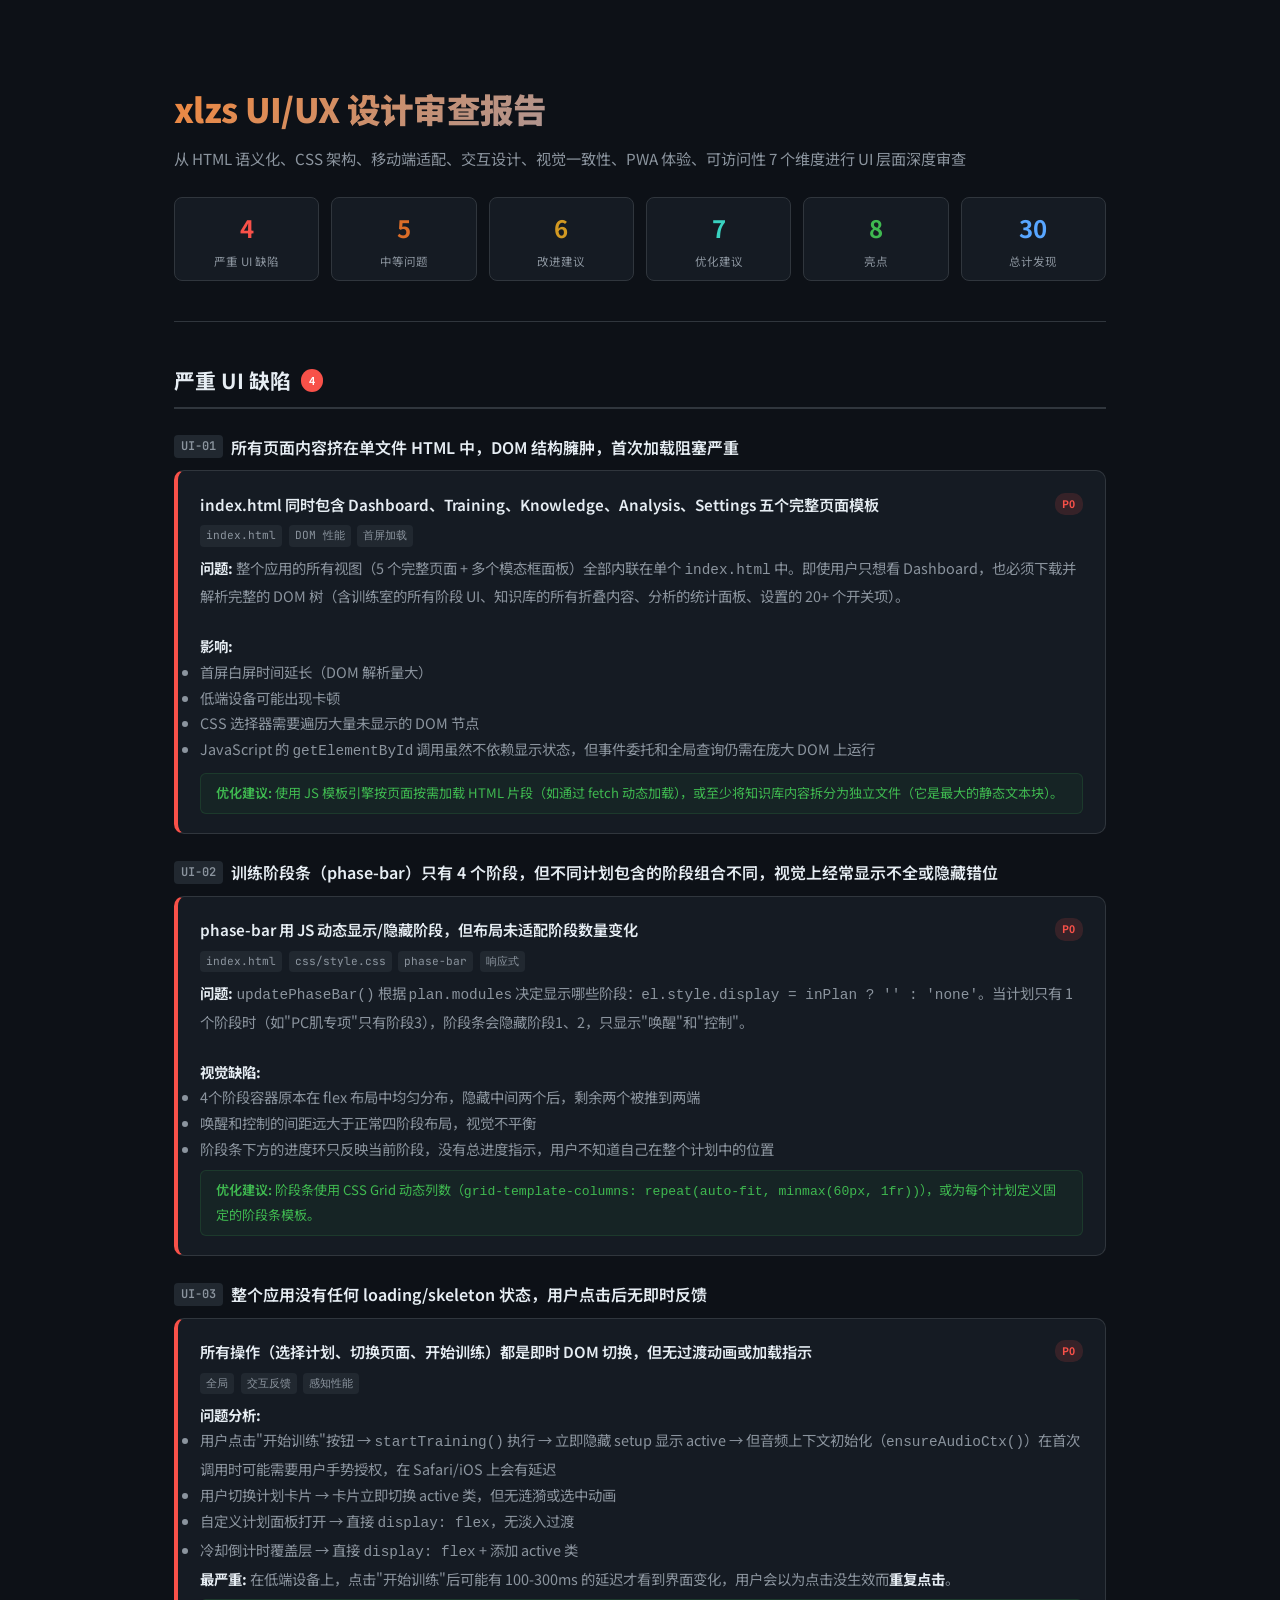
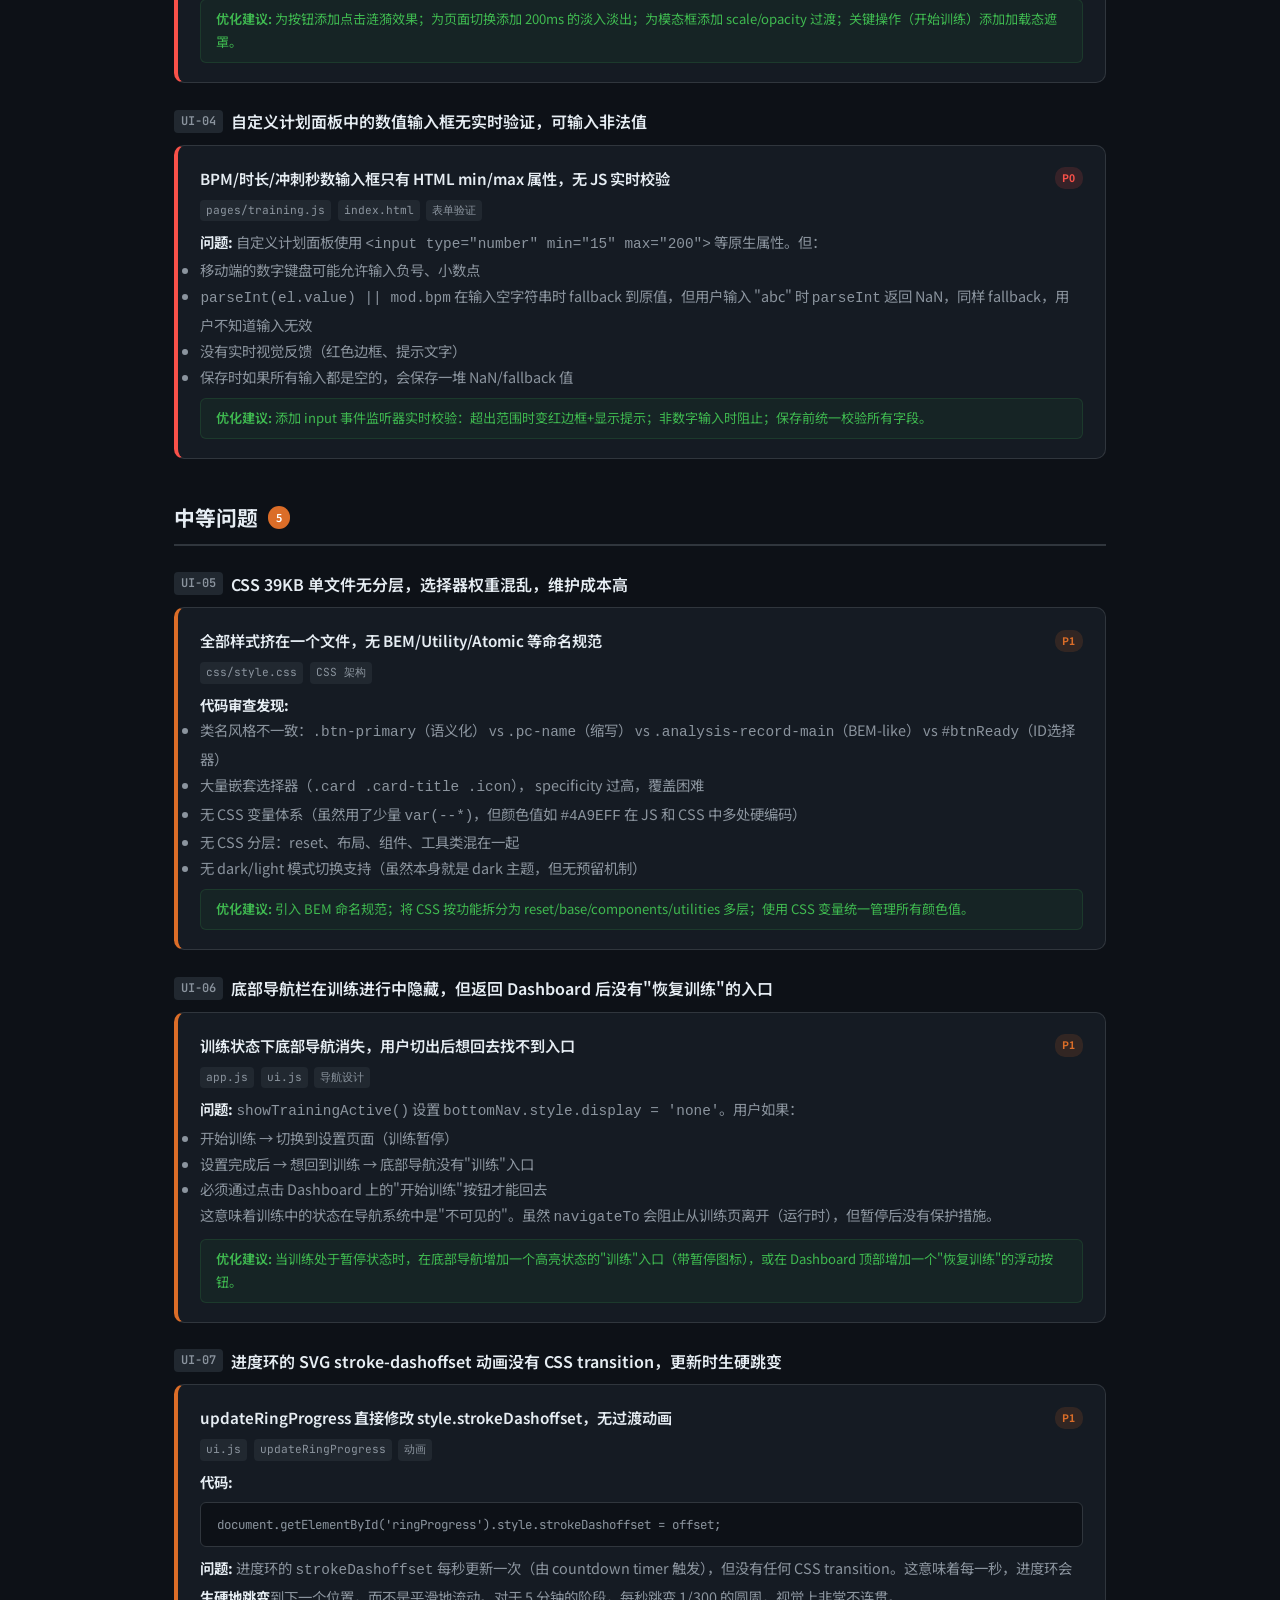
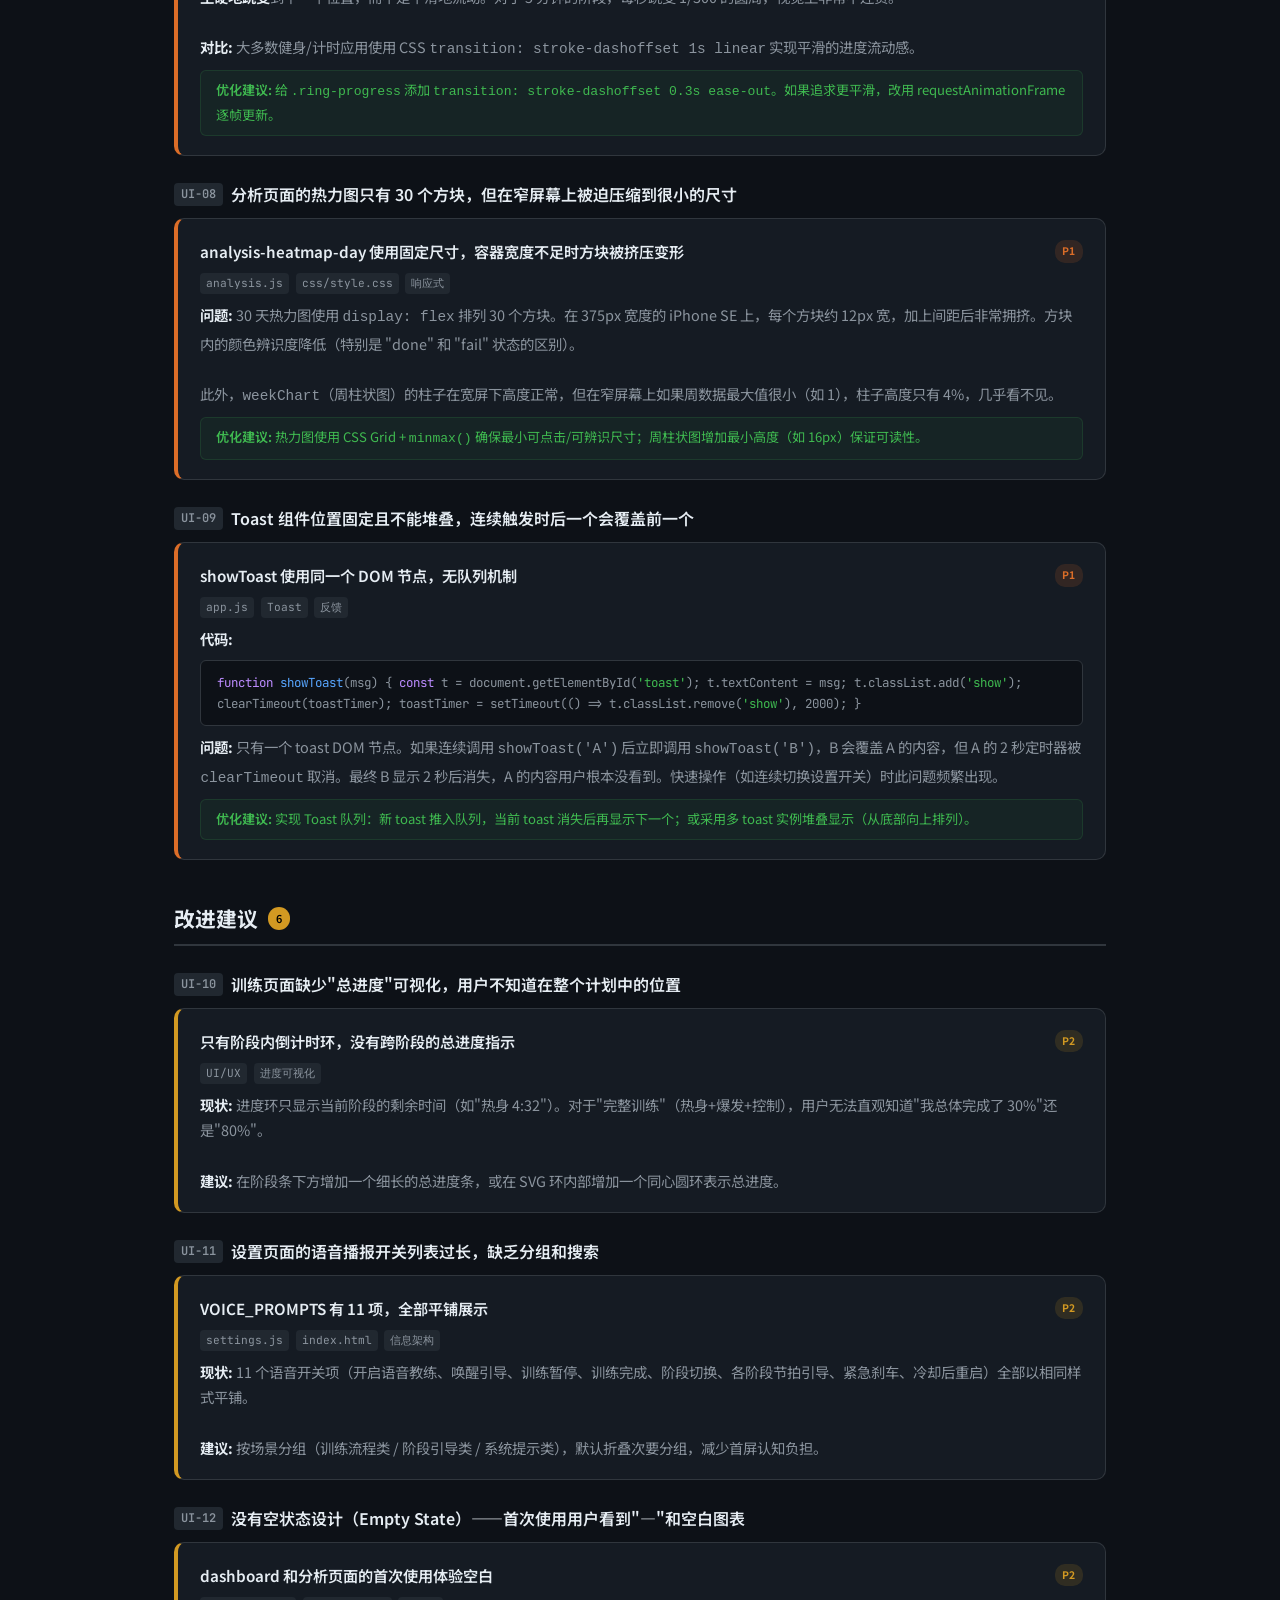
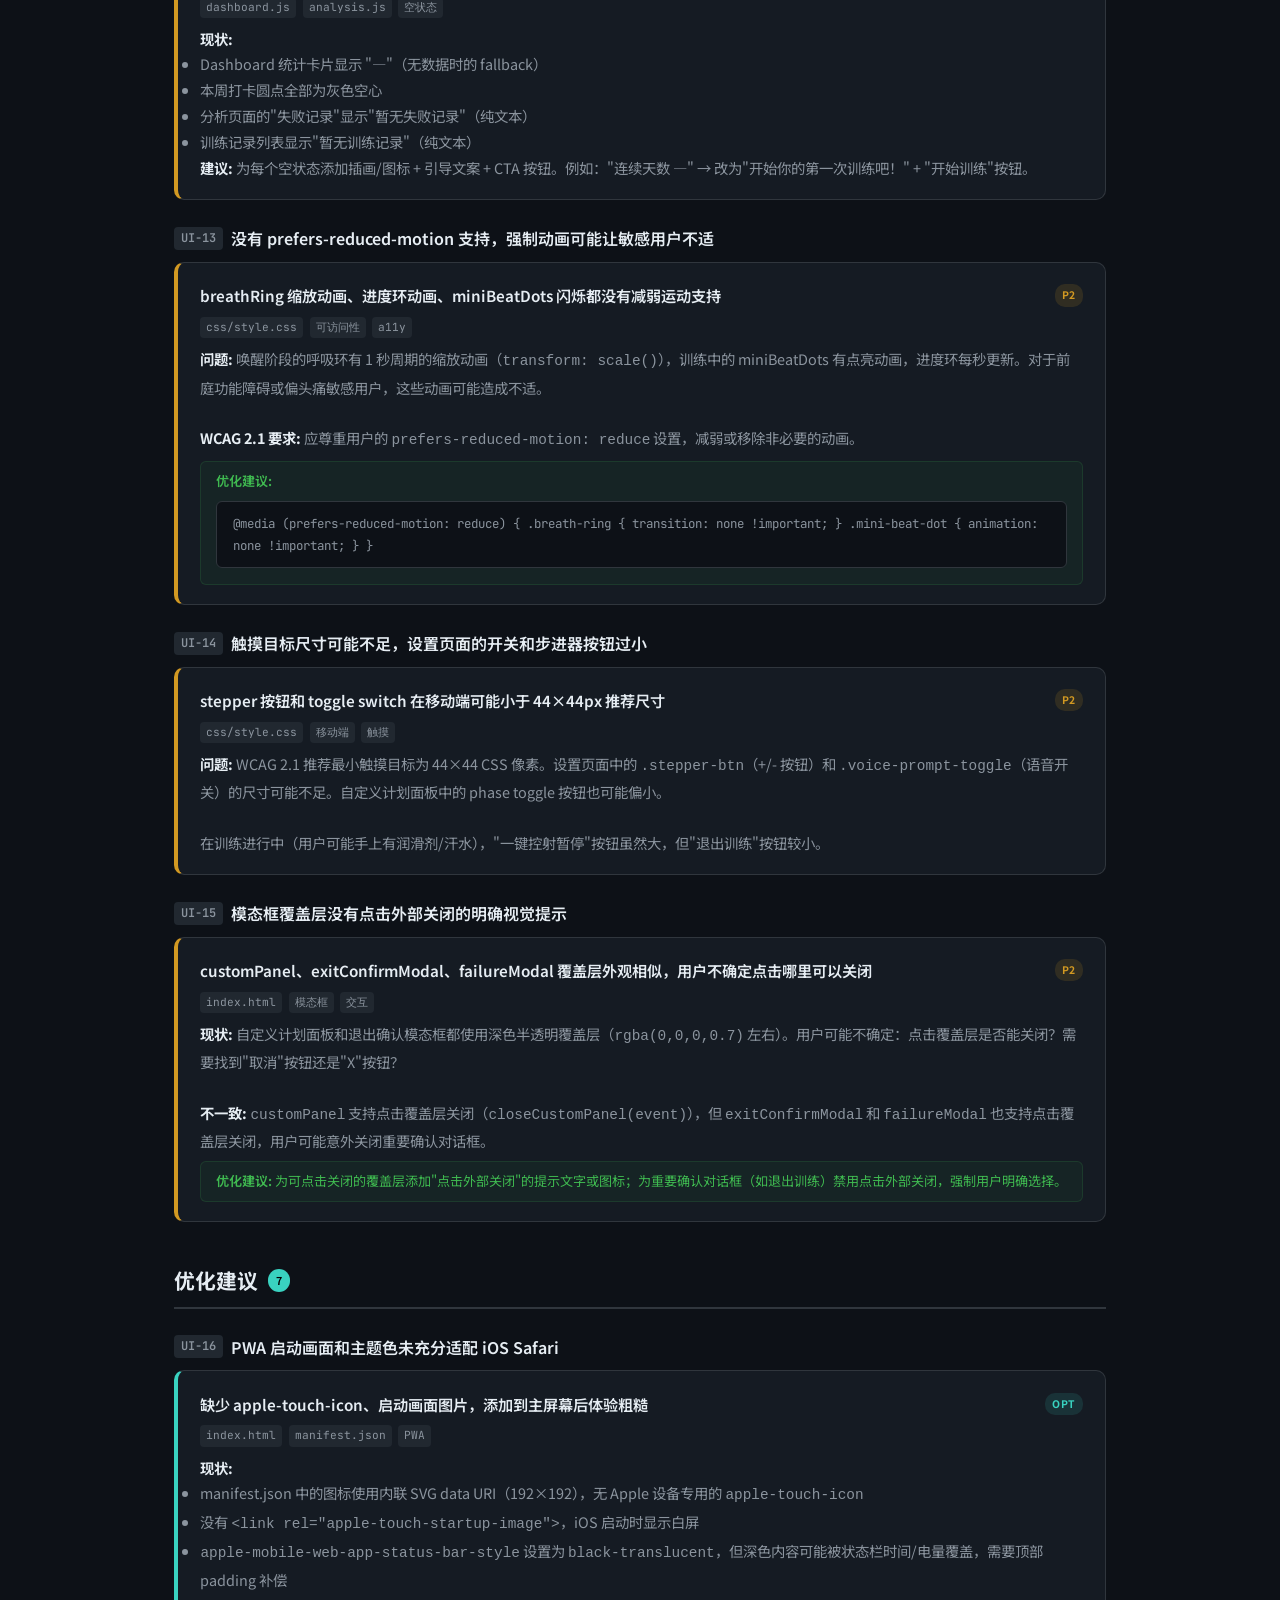
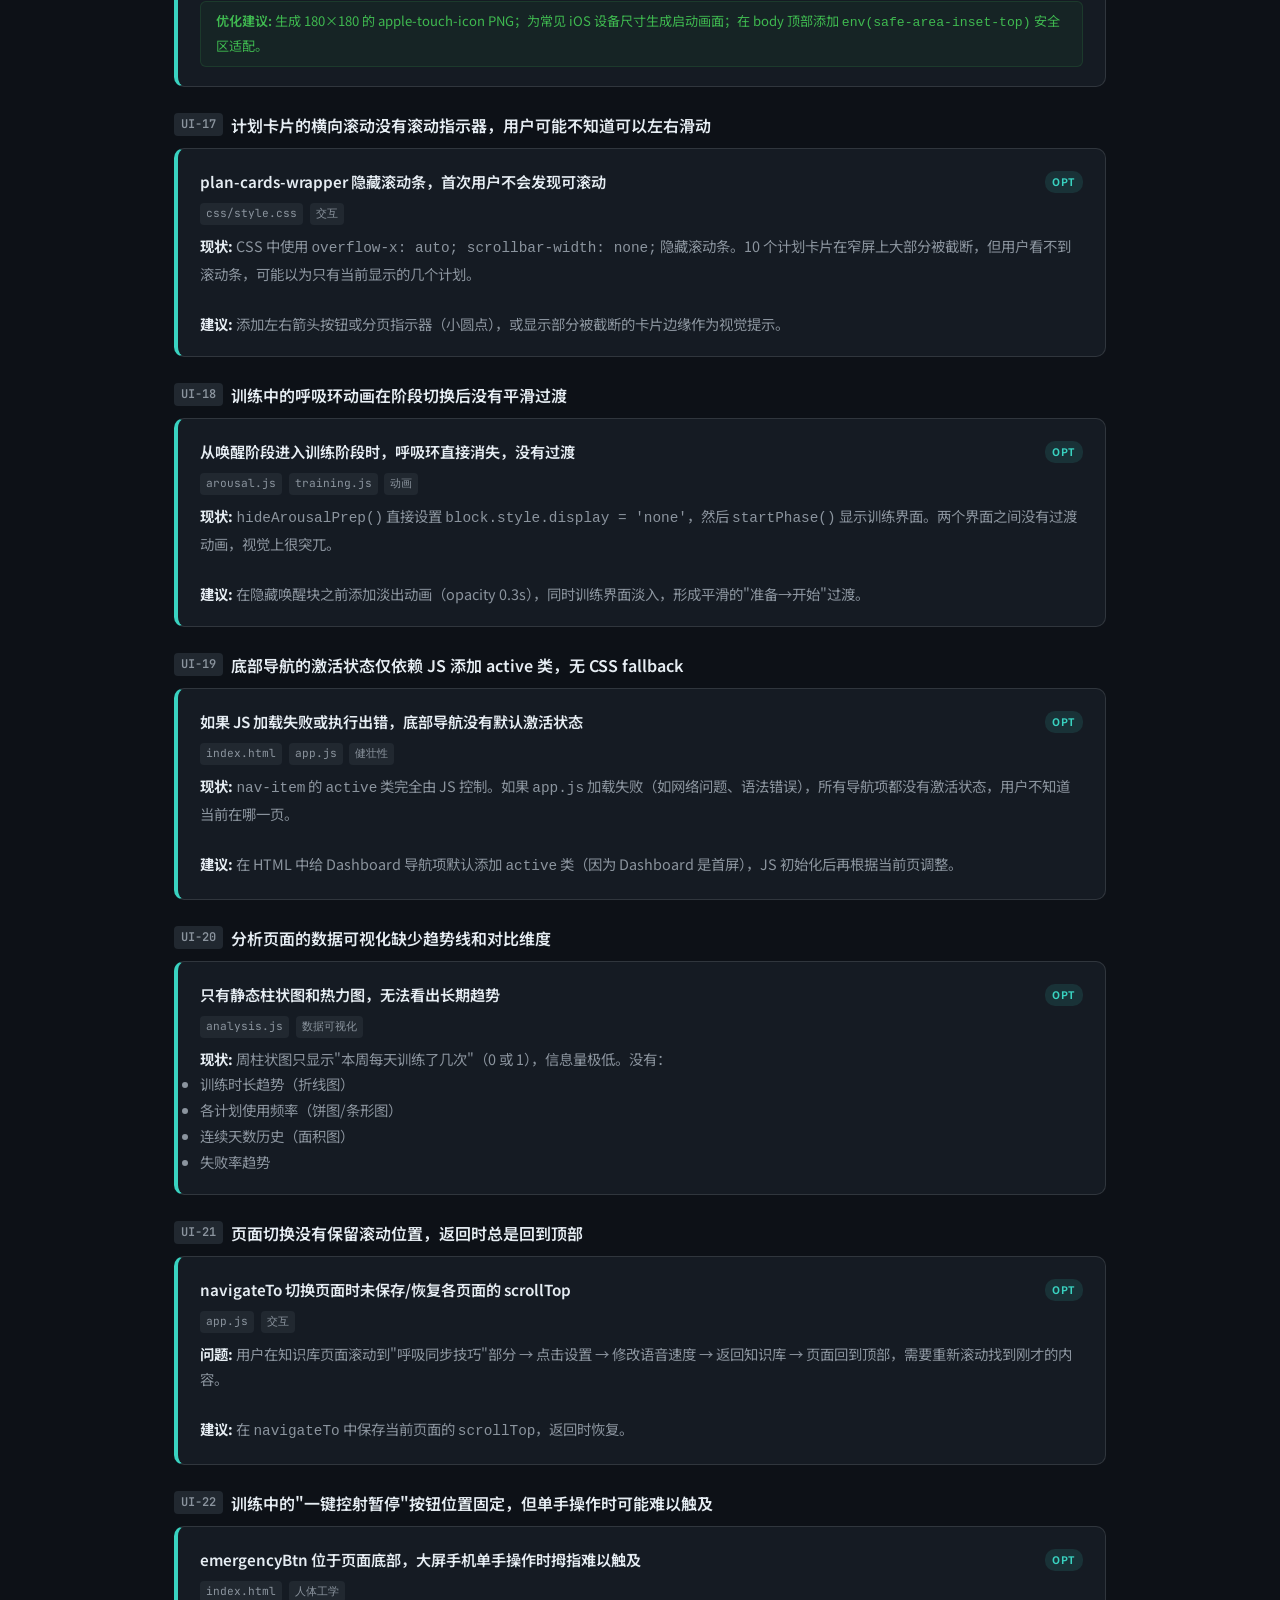
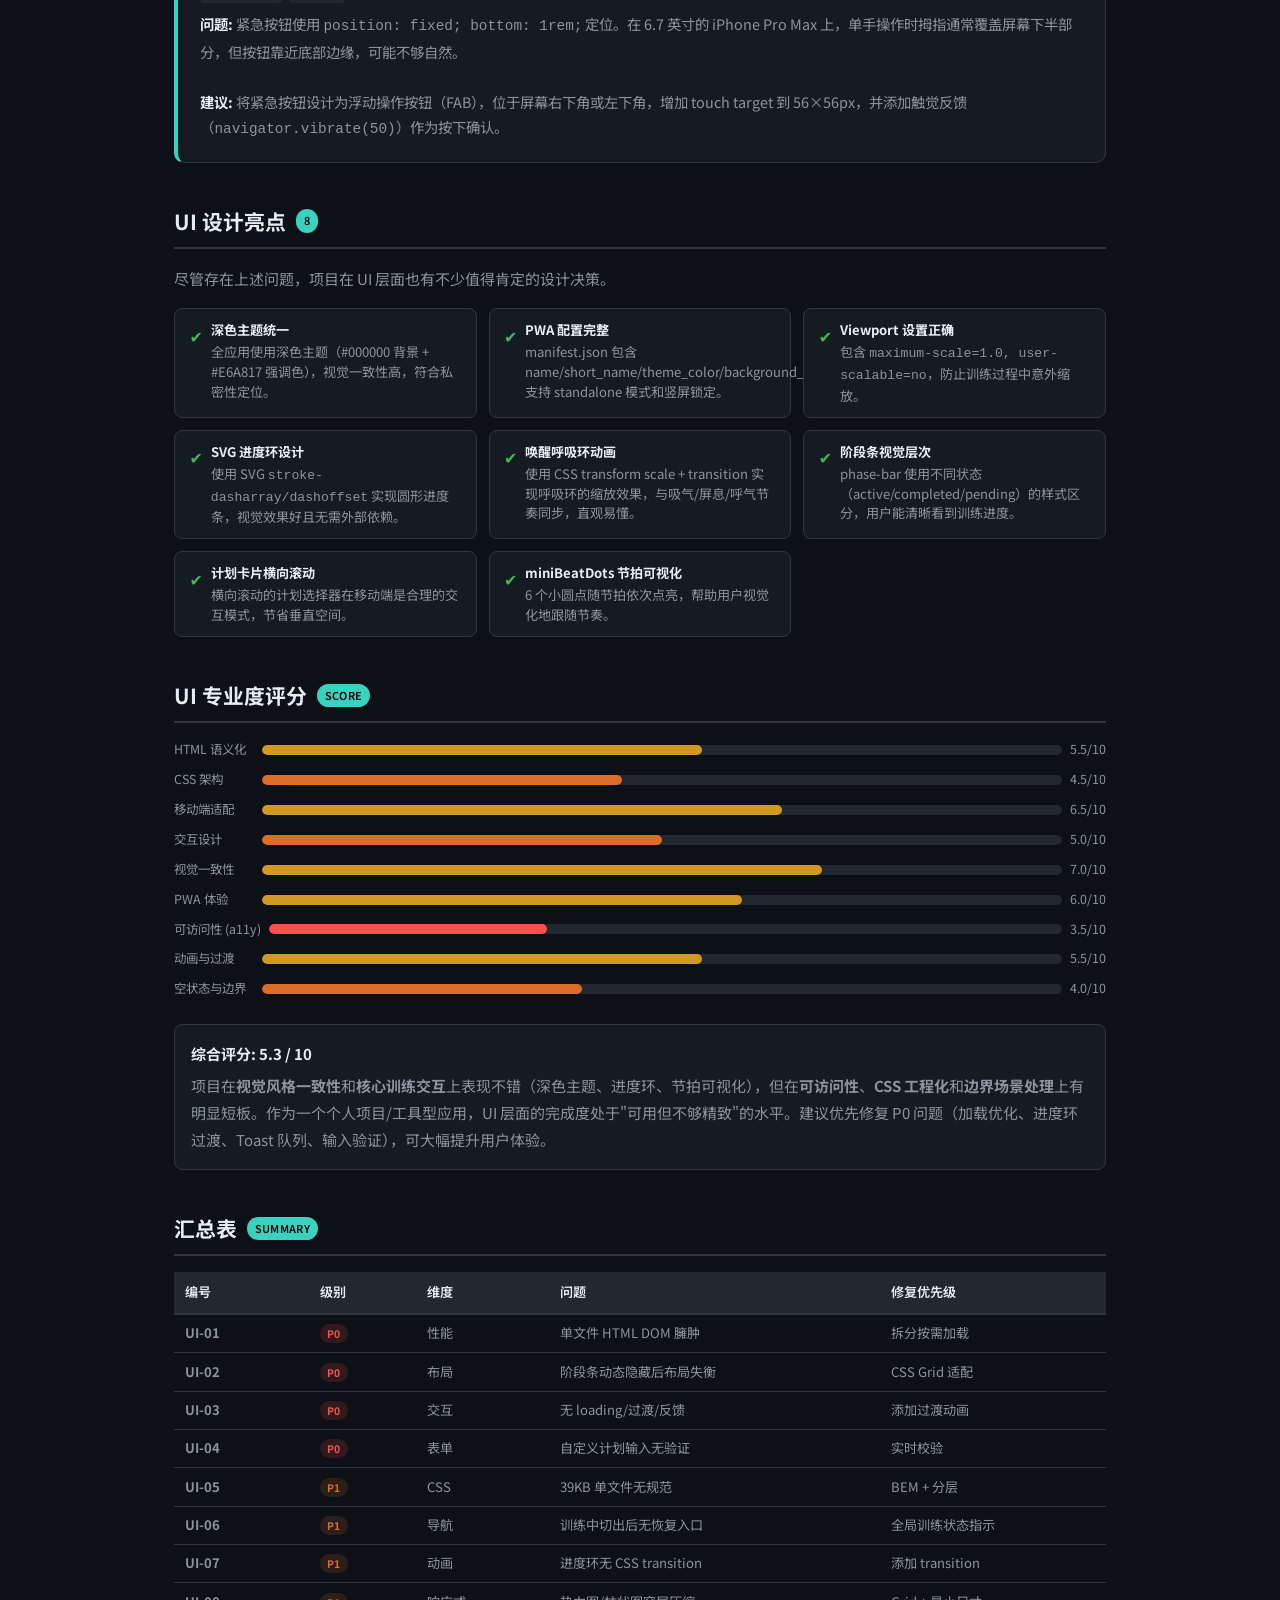
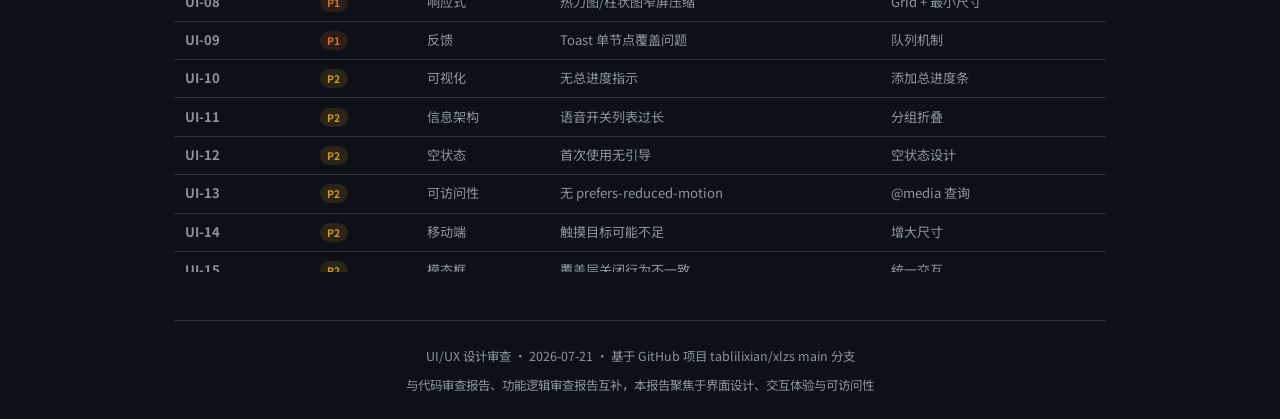
<file: xlzs-ui-review/xlzs-ui-review.html>
<!-- Generated by Trae Work -->
<!DOCTYPE html>
<html lang="zh-CN">
<head>
<meta charset="UTF-8">
<meta name="viewport" content="width=device-width,initial-scale=1.0">
<title>xlzs UI/UX 设计审查报告</title>
<link rel="preconnect" href="https://fonts.googleapis.com">
<style>
@import url('https://fonts.googleapis.com/css2?family=Noto+Sans+SC:wght@300;400;500;600;700;900&family=JetBrains+Mono:wght@400;500&display=swap');

:root {
  --bg: #0d1117;
  --bg2: #151b23;
  --bg3: #212830;
  --ink: #e6edf3;
  --muted: #8b949e;
  --rule: #30363d;
  --accent: #f0883e;
  --accent2: #58a6ff;
  --red: #f85149;
  --green: #3fb950;
  --yellow: #d29922;
  --orange: #db6d28;
  --purple: #bc8cff;
  --cyan: #39d2c0;
  --font: 'Noto Sans SC', system-ui, sans-serif;
  --mono: 'JetBrains Mono', monospace;
}
* { margin:0; padding:0; box-sizing:border-box; }
body {
  font-family: var(--font);
  background: var(--bg);
  color: var(--ink);
  font-size: 15px;
  line-height: 1.75;
  -webkit-font-smoothing: antialiased;
}
.container { max-width: 980px; margin: 0 auto; padding: 2rem 1.5rem 4rem; }

/* ===== HERO ===== */
.hero { padding: 3rem 0 2.5rem; border-bottom: 1px solid var(--rule); margin-bottom: 2.5rem; }
.hero h1 {
  font-size: 2.1rem; font-weight: 900; letter-spacing: -0.02em; margin-bottom: 0.4rem;
  background: linear-gradient(135deg, var(--accent), var(--accent2));
  -webkit-background-clip: text; -webkit-text-fill-color: transparent;
}
.hero .subtitle { font-size: 0.95rem; color: var(--muted); margin-bottom: 1.5rem; }
.stat-row { display: flex; gap: 0.75rem; flex-wrap: wrap; }
.stat-chip {
  background: var(--bg2); border: 1px solid var(--rule); border-radius: 8px;
  padding: 0.6rem 1rem; text-align: center; min-width: 110px; flex: 1;
}
.stat-chip .v { font-size: 1.5rem; font-weight: 700; }
.stat-chip .v.red { color: var(--red); }
.stat-chip .v.orange { color: var(--orange); }
.stat-chip .v.yellow { color: var(--yellow); }
.stat-chip .v.green { color: var(--green); }
.stat-chip .v.blue { color: var(--accent2); }
.stat-chip .v.cyan { color: var(--cyan); }
.stat-chip .l { font-size: 0.72rem; color: var(--muted); margin-top: 0.1rem; }

/* ===== SECTIONS ===== */
.section { margin-bottom: 2.5rem; }
h2 {
  font-size: 1.3rem; font-weight: 700; margin-bottom: 1rem; padding-bottom: 0.5rem;
  border-bottom: 2px solid var(--rule); display: flex; align-items: center; gap: 0.6rem;
}
.badge {
  font-size: 0.68rem; font-weight: 600; padding: 2px 8px; border-radius: 12px;
  letter-spacing: 0.03em; display: inline-block;
}
.badge.p0 { background: var(--red); color: #fff; }
.badge.p1 { background: var(--orange); color: #fff; }
.badge.p2 { background: var(--yellow); color: #000; }
.badge.p3 { background: var(--purple); color: #fff; }
.badge.p4 { background: var(--cyan); color: #000; }

h3 {
  font-size: 1rem; font-weight: 600; margin: 1.5rem 0 0.6rem; color: var(--ink);
  display: flex; align-items: center; gap: 0.5rem;
}
h3 .num {
  font-family: var(--mono); font-size: 0.75rem; background: var(--bg3);
  padding: 1px 7px; border-radius: 4px; color: var(--muted);
}
p, li { color: var(--muted); line-height: 1.8; }

/* ===== ISSUE CARD ===== */
.issue {
  background: var(--bg2); border: 1px solid var(--rule); border-radius: 10px;
  padding: 1.2rem 1.4rem; margin-bottom: 1rem; border-left: 4px solid var(--red);
}
.issue.p1 { border-left-color: var(--orange); }
.issue.p2 { border-left-color: var(--yellow); }
.issue.p3 { border-left-color: var(--purple); }
.issue.p4 { border-left-color: var(--cyan); }

.issue-head { display: flex; align-items: center; gap: 0.5rem; flex-wrap: wrap; margin-bottom: 0.5rem; }
.issue-title { font-weight: 600; font-size: 0.95rem; color: var(--ink); flex: 1; }
.sev {
  font-size: 0.65rem; font-weight: 700; padding: 2px 7px; border-radius: 10px;
  text-transform: uppercase; letter-spacing: 0.04em;
}
.sev.p0 { background: rgba(248,81,73,0.15); color: var(--red); }
.sev.p1 { background: rgba(219,109,40,0.15); color: var(--orange); }
.sev.p2 { background: rgba(210,153,34,0.15); color: var(--yellow); }
.sev.p3 { background: rgba(188,140,255,0.15); color: var(--purple); }
.sev.p4 { background: rgba(57,210,192,0.12); color: var(--cyan); }

.issue-tags { display: flex; gap: 0.4rem; flex-wrap: wrap; margin-bottom: 0.5rem; }
.tag {
  font-size: 0.7rem; padding: 1px 6px; border-radius: 4px;
  background: var(--bg3); color: var(--muted); font-family: var(--mono);
}

.issue-body { color: var(--muted); font-size: 0.9rem; }
.issue-body strong { color: var(--ink); }

.code-block {
  background: var(--bg); border: 1px solid var(--rule); border-radius: 6px;
  padding: 0.7rem 1rem; margin: 0.5rem 0; font-family: var(--mono);
  font-size: 0.78rem; line-height: 1.7; color: var(--muted); overflow-x: auto;
}
.code-block .kw { color: var(--purple); }
.code-block .fn { color: var(--accent2); }
.code-block .str { color: var(--green); }
.code-block .cm { color: #484f58; }

.fix-box {
  background: rgba(63,185,80,0.06); border: 1px solid rgba(63,185,80,0.15);
  border-radius: 6px; padding: 0.5rem 0.9rem; margin-top: 0.5rem;
  font-size: 0.82rem; color: var(--green);
}
.fix-box::before { content: '优化建议: '; font-weight: 600; }

.impact-box {
  background: rgba(248,81,73,0.05); border: 1px solid rgba(248,81,73,0.12);
  border-radius: 6px; padding: 0.5rem 0.9rem; margin-top: 0.5rem;
  font-size: 0.82rem; color: var(--red);
}
.impact-box::before { content: '用户影响: '; font-weight: 600; }

.praise-box {
  background: rgba(63,185,80,0.06); border: 1px solid rgba(63,185,80,0.15);
  border-radius: 6px; padding: 0.6rem 0.9rem; margin: 0.5rem 0;
  font-size: 0.85rem; color: var(--green);
}
.praise-box::before { content: '做得好的地方: '; font-weight: 600; }

/* ===== TABLE ===== */
.table-wrap { overflow-x: auto; max-height: 600px; overflow-y: auto; }
table { width: 100%; border-collapse: collapse; font-size: 0.82rem; }
th {
  background: var(--bg3); color: var(--ink); font-weight: 600; padding: 0.55rem 0.7rem;
  text-align: left; border-bottom: 2px solid var(--rule); position: sticky; top: 0; z-index: 1;
}
td { padding: 0.45rem 0.7rem; border-bottom: 1px solid var(--rule); color: var(--muted); vertical-align: top; }
tr:hover td { background: rgba(255,255,255,0.02); }

/* ===== CHECKLIST ===== */
.checklist { display: grid; grid-template-columns: repeat(auto-fit, minmax(260px, 1fr)); gap: 0.75rem; margin: 1rem 0; }
.check-item {
  background: var(--bg2); border: 1px solid var(--rule); border-radius: 8px;
  padding: 0.7rem 0.9rem; font-size: 0.82rem; display: flex; align-items: flex-start; gap: 0.5rem;
}
.check-item .icon { font-size: 1rem; flex-shrink: 0; margin-top: 0.1rem; }
.check-item .text { color: var(--muted); line-height: 1.5; }
.check-item .text strong { color: var(--ink); display: block; margin-bottom: 0.15rem; }
.check-item.good .icon { color: var(--green); }
.check-item.bad .icon { color: var(--red); }
.check-item.warn .icon { color: var(--yellow); }
.check-item.info .icon { color: var(--accent2); }

/* ===== SCORE BAR ===== */
.score-bar { display: flex; gap: 0.5rem; align-items: center; margin: 0.5rem 0; }
.score-bar .label { font-size: 0.78rem; color: var(--muted); min-width: 80px; }
.score-bar .bar-bg { flex: 1; height: 10px; background: var(--bg3); border-radius: 5px; overflow: hidden; }
.score-bar .bar-fill { height: 100%; border-radius: 5px; }
.score-bar .val { font-size: 0.78rem; color: var(--muted); min-width: 35px; text-align: right; }

/* ===== COMPARE ===== */
.compare-grid { display: grid; grid-template-columns: 1fr 1fr; gap: 1rem; margin: 1rem 0; }
.compare-card {
  background: var(--bg2); border: 1px solid var(--rule); border-radius: 8px;
  padding: 1rem; font-size: 0.85rem;
}
.compare-card h4 { font-size: 0.88rem; margin-bottom: 0.4rem; }
.compare-card.bad h4 { color: var(--red); }
.compare-card.good h4 { color: var(--green); }
.compare-card li { font-size: 0.82rem; margin-bottom: 0.3rem; }

@media (max-width: 600px) {
  .container { padding: 1rem; }
  .hero h1 { font-size: 1.5rem; }
  .stat-row { flex-direction: row; flex-wrap: wrap; }
  .compare-grid { grid-template-columns: 1fr; }
}

footer {
  margin-top: 3rem; padding-top: 1.5rem; border-top: 1px solid var(--rule);
  color: var(--muted); font-size: 0.78rem; text-align: center;
}
</style>
</head>
<body>
<div class="container">

<!-- HERO -->
<div class="hero">
  <h1>xlzs UI/UX 设计审查报告</h1>
  <p class="subtitle">从 HTML 语义化、CSS 架构、移动端适配、交互设计、视觉一致性、PWA 体验、可访问性 7 个维度进行 UI 层面深度审查</p>
  <div class="stat-row">
    <div class="stat-chip"><div class="v red">4</div><div class="l">严重 UI 缺陷</div></div>
    <div class="stat-chip"><div class="v orange">5</div><div class="l">中等问题</div></div>
    <div class="stat-chip"><div class="v yellow">6</div><div class="l">改进建议</div></div>
    <div class="stat-chip"><div class="v cyan">7</div><div class="l">优化建议</div></div>
    <div class="stat-chip"><div class="v green">8</div><div class="l">亮点</div></div>
    <div class="stat-chip"><div class="v blue">30</div><div class="l">总计发现</div></div>
  </div>
</div>

<!-- ========== PART 1: 严重 UI 缺陷 ========== -->
<div class="section">
  <h2>严重 UI 缺陷 <span class="badge p0">4</span></h2>

  <!-- UI-01 -->
  <h3><span class="num">UI-01</span> 所有页面内容挤在单文件 HTML 中，DOM 结构臃肿，首次加载阻塞严重</h3>
  <div class="issue">
    <div class="issue-head">
      <span class="issue-title">index.html 同时包含 Dashboard、Training、Knowledge、Analysis、Settings 五个完整页面模板</span>
      <span class="sev p0">P0</span>
    </div>
    <div class="issue-tags">
      <span class="tag">index.html</span><span class="tag">DOM 性能</span><span class="tag">首屏加载</span>
    </div>
    <div class="issue-body">
      <strong>问题:</strong> 整个应用的所有视图（5 个完整页面 + 多个模态框面板）全部内联在单个 <code>index.html</code> 中。即使用户只想看 Dashboard，也必须下载并解析完整的 DOM 树（含训练室的所有阶段 UI、知识库的所有折叠内容、分析的统计面板、设置的 20+ 个开关项）。<br><br>
      <strong>影响:</strong>
      <ul>
        <li>首屏白屏时间延长（DOM 解析量大）</li>
        <li>低端设备可能出现卡顿</li>
        <li>CSS 选择器需要遍历大量未显示的 DOM 节点</li>
        <li>JavaScript 的 <code>getElementById</code> 调用虽然不依赖显示状态，但事件委托和全局查询仍需在庞大 DOM 上运行</li>
      </ul>
    </div>
    <div class="fix-box">
      使用 JS 模板引擎按页面按需加载 HTML 片段（如通过 fetch 动态加载），或至少将知识库内容拆分为独立文件（它是最大的静态文本块）。
    </div>
  </div>

  <!-- UI-02 -->
  <h3><span class="num">UI-02</span> 训练阶段条（phase-bar）只有 4 个阶段，但不同计划包含的阶段组合不同，视觉上经常显示不全或隐藏错位</h3>
  <div class="issue">
    <div class="issue-head">
      <span class="issue-title">phase-bar 用 JS 动态显示/隐藏阶段，但布局未适配阶段数量变化</span>
      <span class="sev p0">P0</span>
    </div>
    <div class="issue-tags">
      <span class="tag">index.html</span><span class="tag">css/style.css</span><span class="tag">phase-bar</span><span class="tag">响应式</span>
    </div>
    <div class="issue-body">
      <strong>问题:</strong> <code>updatePhaseBar()</code> 根据 <code>plan.modules</code> 决定显示哪些阶段：<code>el.style.display = inPlan ? '' : 'none'</code>。当计划只有 1 个阶段时（如"PC肌专项"只有阶段3），阶段条会隐藏阶段1、2，只显示"唤醒"和"控制"。<br><br>
      <strong>视觉缺陷:</strong>
      <ul>
        <li>4个阶段容器原本在 flex 布局中均匀分布，隐藏中间两个后，剩余两个被推到两端</li>
        <li>唤醒和控制的间距远大于正常四阶段布局，视觉不平衡</li>
        <li>阶段条下方的进度环只反映当前阶段，没有总进度指示，用户不知道自己在整个计划中的位置</li>
      </ul>
    </div>
    <div class="fix-box">
      阶段条使用 CSS Grid 动态列数（<code>grid-template-columns: repeat(auto-fit, minmax(60px, 1fr))</code>），或为每个计划定义固定的阶段条模板。
    </div>
  </div>

  <!-- UI-03 -->
  <h3><span class="num">UI-03</span> 整个应用没有任何 loading/skeleton 状态，用户点击后无即时反馈</h3>
  <div class="issue">
    <div class="issue-head">
      <span class="issue-title">所有操作（选择计划、切换页面、开始训练）都是即时 DOM 切换，但无过渡动画或加载指示</span>
      <span class="sev p0">P0</span>
    </div>
    <div class="issue-tags">
      <span class="tag">全局</span><span class="tag">交互反馈</span><span class="tag">感知性能</span>
    </div>
    <div class="issue-body">
      <strong>问题分析:</strong>
      <ul>
        <li>用户点击"开始训练"按钮 → <code>startTraining()</code> 执行 → 立即隐藏 setup 显示 active → 但音频上下文初始化（<code>ensureAudioCtx()</code>）在首次调用时可能需要用户手势授权，在 Safari/iOS 上会有延迟</li>
        <li>用户切换计划卡片 → 卡片立即切换 active 类，但无涟漪或选中动画</li>
        <li>自定义计划面板打开 → 直接 <code>display: flex</code>，无淡入过渡</li>
        <li>冷却倒计时覆盖层 → 直接 <code>display: flex</code> + 添加 active 类</li>
      </ul>
      <strong>最严重:</strong> 在低端设备上，点击"开始训练"后可能有 100-300ms 的延迟才看到界面变化，用户会以为点击没生效而<strong>重复点击</strong>。
    </div>
    <div class="fix-box">
      为按钮添加点击涟漪效果；为页面切换添加 200ms 的淡入淡出；为模态框添加 scale/opacity 过渡；关键操作（开始训练）添加加载态遮罩。
    </div>
  </div>

  <!-- UI-04 -->
  <h3><span class="num">UI-04</span> 自定义计划面板中的数值输入框无实时验证，可输入非法值</h3>
  <div class="issue">
    <div class="issue-head">
      <span class="issue-title">BPM/时长/冲刺秒数输入框只有 HTML min/max 属性，无 JS 实时校验</span>
      <span class="sev p0">P0</span>
    </div>
    <div class="issue-tags">
      <span class="tag">pages/training.js</span><span class="tag">index.html</span><span class="tag">表单验证</span>
    </div>
    <div class="issue-body">
      <strong>问题:</strong> 自定义计划面板使用 <code>&lt;input type="number" min="15" max="200"&gt;</code> 等原生属性。但：
      <ul>
        <li>移动端的数字键盘可能允许输入负号、小数点</li>
        <li><code>parseInt(el.value) || mod.bpm</code> 在输入空字符串时 fallback 到原值，但用户输入 "abc" 时 <code>parseInt</code> 返回 NaN，同样 fallback，用户不知道输入无效</li>
        <li>没有实时视觉反馈（红色边框、提示文字）</li>
        <li>保存时如果所有输入都是空的，会保存一堆 NaN/fallback 值</li>
      </ul>
    </div>
    <div class="fix-box">
      添加 input 事件监听器实时校验：超出范围时变红边框+显示提示；非数字输入时阻止；保存前统一校验所有字段。
    </div>
  </div>
</div>

<!-- ========== PART 2: 中等问题 ========== -->
<div class="section">
  <h2>中等问题 <span class="badge p1">5</span></h2>

  <!-- UI-05 -->
  <h3><span class="num">UI-05</span> CSS 39KB 单文件无分层，选择器权重混乱，维护成本高</h3>
  <div class="issue p1">
    <div class="issue-head">
      <span class="issue-title">全部样式挤在一个文件，无 BEM/Utility/Atomic 等命名规范</span>
      <span class="sev p1">P1</span>
    </div>
    <div class="issue-tags">
      <span class="tag">css/style.css</span><span class="tag">CSS 架构</span>
    </div>
    <div class="issue-body">
      <strong>代码审查发现:</strong>
      <ul>
        <li>类名风格不一致：<code>.btn-primary</code>（语义化） vs <code>.pc-name</code>（缩写） vs <code>.analysis-record-main</code>（BEM-like） vs <code>#btnReady</code>（ID选择器）</li>
        <li>大量嵌套选择器（<code>.card .card-title .icon</code>）， specificity 过高，覆盖困难</li>
        <li>无 CSS 变量体系（虽然用了少量 <code>var(--*)</code>，但颜色值如 <code>#4A9EFF</code> 在 JS 和 CSS 中多处硬编码）</li>
        <li>无 CSS 分层：reset、布局、组件、工具类混在一起</li>
        <li>无 dark/light 模式切换支持（虽然本身就是 dark 主题，但无预留机制）</li>
      </ul>
    </div>
    <div class="fix-box">
      引入 BEM 命名规范；将 CSS 按功能拆分为 reset/base/components/utilities 多层；使用 CSS 变量统一管理所有颜色值。
    </div>
  </div>

  <!-- UI-06 -->
  <h3><span class="num">UI-06</span> 底部导航栏在训练进行中隐藏，但返回 Dashboard 后没有"恢复训练"的入口</h3>
  <div class="issue p1">
    <div class="issue-head">
      <span class="issue-title">训练状态下底部导航消失，用户切出后想回去找不到入口</span>
      <span class="sev p1">P1</span>
    </div>
    <div class="issue-tags">
      <span class="tag">app.js</span><span class="tag">ui.js</span><span class="tag">导航设计</span>
    </div>
    <div class="issue-body">
      <strong>问题:</strong> <code>showTrainingActive()</code> 设置 <code>bottomNav.style.display = 'none'</code>。用户如果：
      <ul>
        <li>开始训练 → 切换到设置页面（训练暂停）</li>
        <li>设置完成后 → 想回到训练 → 底部导航没有"训练"入口</li>
        <li>必须通过点击 Dashboard 上的"开始训练"按钮才能回去</li>
      </ul>
      这意味着训练中的状态在导航系统中是"不可见的"。虽然 <code>navigateTo</code> 会阻止从训练页离开（运行时），但暂停后没有保护措施。
    </div>
    <div class="fix-box">
      当训练处于暂停状态时，在底部导航增加一个高亮状态的"训练"入口（带暂停图标），或在 Dashboard 顶部增加一个"恢复训练"的浮动按钮。
    </div>
  </div>

  <!-- UI-07 -->
  <h3><span class="num">UI-07</span> 进度环的 SVG stroke-dashoffset 动画没有 CSS transition，更新时生硬跳变</h3>
  <div class="issue p1">
    <div class="issue-head">
      <span class="issue-title">updateRingProgress 直接修改 style.strokeDashoffset，无过渡动画</span>
      <span class="sev p1">P1</span>
    </div>
    <div class="issue-tags">
      <span class="tag">ui.js</span><span class="tag">updateRingProgress</span><span class="tag">动画</span>
    </div>
    <div class="issue-body">
      <strong>代码:</strong>
      <div class="code-block">
document.getElementById('ringProgress').style.strokeDashoffset = offset;
      </div>
      <strong>问题:</strong> 进度环的 <code>strokeDashoffset</code> 每秒更新一次（由 countdown timer 触发），但没有任何 CSS transition。这意味着每一秒，进度环会<strong>生硬地跳变</strong>到下一个位置，而不是平滑地流动。对于 5 分钟的阶段，每秒跳变 1/300 的圆周，视觉上非常不连贯。<br><br>
      <strong>对比:</strong> 大多数健身/计时应用使用 CSS <code>transition: stroke-dashoffset 1s linear</code> 实现平滑的进度流动感。
    </div>
    <div class="fix-box">
      给 <code>.ring-progress</code> 添加 <code>transition: stroke-dashoffset 0.3s ease-out</code>。如果追求更平滑，改用 requestAnimationFrame 逐帧更新。
    </div>
  </div>

  <!-- UI-08 -->
  <h3><span class="num">UI-08</span> 分析页面的热力图只有 30 个方块，但在窄屏幕上被迫压缩到很小的尺寸</h3>
  <div class="issue p1">
    <div class="issue-head">
      <span class="issue-title">analysis-heatmap-day 使用固定尺寸，容器宽度不足时方块被挤压变形</span>
      <span class="sev p1">P1</span>
    </div>
    <div class="issue-tags">
      <span class="tag">analysis.js</span><span class="tag">css/style.css</span><span class="tag">响应式</span>
    </div>
    <div class="issue-body">
      <strong>问题:</strong> 30 天热力图使用 <code>display: flex</code> 排列 30 个方块。在 375px 宽度的 iPhone SE 上，每个方块约 12px 宽，加上间距后非常拥挤。方块内的颜色辨识度降低（特别是 "done" 和 "fail" 状态的区别）。<br><br>
      此外，<code>weekChart</code>（周柱状图）的柱子在宽屏下高度正常，但在窄屏幕上如果周数据最大值很小（如 1），柱子高度只有 4%，几乎看不见。
    </div>
    <div class="fix-box">
      热力图使用 CSS Grid + <code>minmax()</code> 确保最小可点击/可辨识尺寸；周柱状图增加最小高度（如 16px）保证可读性。
    </div>
  </div>

  <!-- UI-09 -->
  <h3><span class="num">UI-09</span> Toast 组件位置固定且不能堆叠，连续触发时后一个会覆盖前一个</h3>
  <div class="issue p1">
    <div class="issue-head">
      <span class="issue-title">showToast 使用同一个 DOM 节点，无队列机制</span>
      <span class="sev p1">P1</span>
    </div>
    <div class="issue-tags">
      <span class="tag">app.js</span><span class="tag">Toast</span><span class="tag">反馈</span>
    </div>
    <div class="issue-body">
      <strong>代码:</strong>
      <div class="code-block">
<span class="kw">function</span> <span class="fn">showToast</span>(msg) {
  <span class="kw">const</span> t = document.getElementById(<span class="str">'toast'</span>);
  t.textContent = msg;
  t.classList.add(<span class="str">'show'</span>);
  clearTimeout(toastTimer);
  toastTimer = setTimeout(() => t.classList.remove(<span class="str">'show'</span>), 2000);
}
      </div>
      <strong>问题:</strong> 只有一个 toast DOM 节点。如果连续调用 <code>showToast('A')</code> 后立即调用 <code>showToast('B')</code>，B 会覆盖 A 的内容，但 A 的 2 秒定时器被 <code>clearTimeout</code> 取消。最终 B 显示 2 秒后消失，A 的内容用户根本没看到。快速操作（如连续切换设置开关）时此问题频繁出现。
    </div>
    <div class="fix-box">
      实现 Toast 队列：新 toast 推入队列，当前 toast 消失后再显示下一个；或采用多 toast 实例堆叠显示（从底部向上排列）。
    </div>
  </div>
</div>

<!-- ========== PART 3: 改进建议 ========== -->
<div class="section">
  <h2>改进建议 <span class="badge p2">6</span></h2>

  <!-- UI-10 -->
  <h3><span class="num">UI-10</span> 训练页面缺少"总进度"可视化，用户不知道在整个计划中的位置</h3>
  <div class="issue p2">
    <div class="issue-head">
      <span class="issue-title">只有阶段内倒计时环，没有跨阶段的总进度指示</span>
      <span class="sev p2">P2</span>
    </div>
    <div class="issue-tags"><span class="tag">UI/UX</span><span class="tag">进度可视化</span></div>
    <div class="issue-body">
      <strong>现状:</strong> 进度环只显示当前阶段的剩余时间（如"热身 4:32"）。对于"完整训练"（热身+爆发+控制），用户无法直观知道"我总体完成了 30%"还是"80%"。<br><br>
      <strong>建议:</strong> 在阶段条下方增加一个细长的总进度条，或在 SVG 环内部增加一个同心圆环表示总进度。
    </div>
  </div>

  <!-- UI-11 -->
  <h3><span class="num">UI-11</span> 设置页面的语音播报开关列表过长，缺乏分组和搜索</h3>
  <div class="issue p2">
    <div class="issue-head">
      <span class="issue-title">VOICE_PROMPTS 有 11 项，全部平铺展示</span>
      <span class="sev p2">P2</span>
    </div>
    <div class="issue-tags"><span class="tag">settings.js</span><span class="tag">index.html</span><span class="tag">信息架构</span></div>
    <div class="issue-body">
      <strong>现状:</strong> 11 个语音开关项（开启语音教练、唤醒引导、训练暂停、训练完成、阶段切换、各阶段节拍引导、紧急刹车、冷却后重启）全部以相同样式平铺。<br><br>
      <strong>建议:</strong> 按场景分组（训练流程类 / 阶段引导类 / 系统提示类），默认折叠次要分组，减少首屏认知负担。
    </div>
  </div>

  <!-- UI-12 -->
  <h3><span class="num">UI-12</span> 没有空状态设计（Empty State）——首次使用用户看到"—"和空白图表</h3>
  <div class="issue p2">
    <div class="issue-head">
      <span class="issue-title">dashboard 和分析页面的首次使用体验空白</span>
      <span class="sev p2">P2</span>
    </div>
    <div class="issue-tags"><span class="tag">dashboard.js</span><span class="tag">analysis.js</span><span class="tag">空状态</span></div>
    <div class="issue-body">
      <strong>现状:</strong>
      <ul>
        <li>Dashboard 统计卡片显示 "—"（无数据时的 fallback）</li>
        <li>本周打卡圆点全部为灰色空心</li>
        <li>分析页面的"失败记录"显示"暂无失败记录"（纯文本）</li>
        <li>训练记录列表显示"暂无训练记录"（纯文本）</li>
      </ul>
      <strong>建议:</strong> 为每个空状态添加插画/图标 + 引导文案 + CTA 按钮。例如："连续天数 —" → 改为"开始你的第一次训练吧！" + "开始训练"按钮。
    </div>
  </div>

  <!-- UI-13 -->
  <h3><span class="num">UI-13</span> 没有 prefers-reduced-motion 支持，强制动画可能让敏感用户不适</h3>
  <div class="issue p2">
    <div class="issue-head">
      <span class="issue-title">breathRing 缩放动画、进度环动画、miniBeatDots 闪烁都没有减弱运动支持</span>
      <span class="sev p2">P2</span>
    </div>
    <div class="issue-tags"><span class="tag">css/style.css</span><span class="tag">可访问性</span><span class="tag">a11y</span></div>
    <div class="issue-body">
      <strong>问题:</strong> 唤醒阶段的呼吸环有 1 秒周期的缩放动画（<code>transform: scale()</code>），训练中的 miniBeatDots 有点亮动画，进度环每秒更新。对于前庭功能障碍或偏头痛敏感用户，这些动画可能造成不适。<br><br>
      <strong>WCAG 2.1 要求:</strong> 应尊重用户的 <code>prefers-reduced-motion: reduce</code> 设置，减弱或移除非必要的动画。
    </div>
    <div class="fix-box">
      <div class="code-block">
@media (prefers-reduced-motion: reduce) {
  .breath-ring { transition: none !important; }
  .mini-beat-dot { animation: none !important; }
}
      </div>
    </div>
  </div>

  <!-- UI-14 -->
  <h3><span class="num">UI-14</span> 触摸目标尺寸可能不足，设置页面的开关和步进器按钮过小</h3>
  <div class="issue p2">
    <div class="issue-head">
      <span class="issue-title">stepper 按钮和 toggle switch 在移动端可能小于 44×44px 推荐尺寸</span>
      <span class="sev p2">P2</span>
    </div>
    <div class="issue-tags"><span class="tag">css/style.css</span><span class="tag">移动端</span><span class="tag">触摸</span></div>
    <div class="issue-body">
      <strong>问题:</strong> WCAG 2.1 推荐最小触摸目标为 44×44 CSS 像素。设置页面中的 <code>.stepper-btn</code>（+/- 按钮）和 <code>.voice-prompt-toggle</code>（语音开关）的尺寸可能不足。自定义计划面板中的 phase toggle 按钮也可能偏小。<br><br>
      在训练进行中（用户可能手上有润滑剂/汗水），"一键控射暂停"按钮虽然大，但"退出训练"按钮较小。
    </div>
  </div>

  <!-- UI-15 -->
  <h3><span class="num">UI-15</span> 模态框覆盖层没有点击外部关闭的明确视觉提示</h3>
  <div class="issue p2">
    <div class="issue-head">
      <span class="issue-title">customPanel、exitConfirmModal、failureModal 覆盖层外观相似，用户不确定点击哪里可以关闭</span>
      <span class="sev p2">P2</span>
    </div>
    <div class="issue-tags"><span class="tag">index.html</span><span class="tag">模态框</span><span class="tag">交互</span></div>
    <div class="issue-body">
      <strong>现状:</strong> 自定义计划面板和退出确认模态框都使用深色半透明覆盖层（<code>rgba(0,0,0,0.7)</code> 左右）。用户可能不确定：点击覆盖层是否能关闭？需要找到"取消"按钮还是"X"按钮？<br><br>
      <strong>不一致:</strong> <code>customPanel</code> 支持点击覆盖层关闭（<code>closeCustomPanel(event)</code>），但 <code>exitConfirmModal</code> 和 <code>failureModal</code> 也支持点击覆盖层关闭，用户可能意外关闭重要确认对话框。
    </div>
    <div class="fix-box">
      为可点击关闭的覆盖层添加"点击外部关闭"的提示文字或图标；为重要确认对话框（如退出训练）禁用点击外部关闭，强制用户明确选择。
    </div>
  </div>
</div>

<!-- ========== PART 4: 优化建议 ========== -->
<div class="section">
  <h2>优化建议 <span class="badge p4">7</span></h2>

  <!-- UI-16 -->
  <h3><span class="num">UI-16</span> PWA 启动画面和主题色未充分适配 iOS Safari</h3>
  <div class="issue p4">
    <div class="issue-head">
      <span class="issue-title">缺少 apple-touch-icon、启动画面图片，添加到主屏幕后体验粗糙</span>
      <span class="sev p4">OPT</span>
    </div>
    <div class="issue-tags"><span class="tag">index.html</span><span class="tag">manifest.json</span><span class="tag">PWA</span></div>
    <div class="issue-body">
      <strong>现状:</strong>
      <ul>
        <li>manifest.json 中的图标使用内联 SVG data URI（192×192），无 Apple 设备专用的 <code>apple-touch-icon</code></li>
        <li>没有 <code>&lt;link rel="apple-touch-startup-image"&gt;</code>，iOS 启动时显示白屏</li>
        <li><code>apple-mobile-web-app-status-bar-style</code> 设置为 <code>black-translucent</code>，但深色内容可能被状态栏时间/电量覆盖，需要顶部 padding 补偿</li>
      </ul>
    </div>
    <div class="fix-box">
      生成 180×180 的 apple-touch-icon PNG；为常见 iOS 设备尺寸生成启动画面；在 body 顶部添加 <code>env(safe-area-inset-top)</code> 安全区适配。
    </div>
  </div>

  <!-- UI-17 -->
  <h3><span class="num">UI-17</span> 计划卡片的横向滚动没有滚动指示器，用户可能不知道可以左右滑动</h3>
  <div class="issue p4">
    <div class="issue-head">
      <span class="issue-title">plan-cards-wrapper 隐藏滚动条，首次用户不会发现可滚动</span>
      <span class="sev p4">OPT</span>
    </div>
    <div class="issue-tags"><span class="tag">css/style.css</span><span class="tag">交互</span></div>
    <div class="issue-body">
      <strong>现状:</strong> CSS 中使用 <code>overflow-x: auto; scrollbar-width: none;</code> 隐藏滚动条。10 个计划卡片在窄屏上大部分被截断，但用户看不到滚动条，可能以为只有当前显示的几个计划。<br><br>
      <strong>建议:</strong> 添加左右箭头按钮或分页指示器（小圆点），或显示部分被截断的卡片边缘作为视觉提示。
    </div>
  </div>

  <!-- UI-18 -->
  <h3><span class="num">UI-18</span> 训练中的呼吸环动画在阶段切换后没有平滑过渡</h3>
  <div class="issue p4">
    <div class="issue-head">
      <span class="issue-title">从唤醒阶段进入训练阶段时，呼吸环直接消失，没有过渡</span>
      <span class="sev p4">OPT</span>
    </div>
    <div class="issue-tags"><span class="tag">arousal.js</span><span class="tag">training.js</span><span class="tag">动画</span></div>
    <div class="issue-body">
      <strong>现状:</strong> <code>hideArousalPrep()</code> 直接设置 <code>block.style.display = 'none'</code>，然后 <code>startPhase()</code> 显示训练界面。两个界面之间没有过渡动画，视觉上很突兀。<br><br>
      <strong>建议:</strong> 在隐藏唤醒块之前添加淡出动画（opacity 0.3s），同时训练界面淡入，形成平滑的"准备→开始"过渡。
    </div>
  </div>

  <!-- UI-19 -->
  <h3><span class="num">UI-19</span> 底部导航的激活状态仅依赖 JS 添加 active 类，无 CSS fallback</h3>
  <div class="issue p4">
    <div class="issue-head">
      <span class="issue-title">如果 JS 加载失败或执行出错，底部导航没有默认激活状态</span>
      <span class="sev p4">OPT</span>
    </div>
    <div class="issue-tags"><span class="tag">index.html</span><span class="tag">app.js</span><span class="tag">健壮性</span></div>
    <div class="issue-body">
      <strong>现状:</strong> <code>nav-item</code> 的 <code>active</code> 类完全由 JS 控制。如果 <code>app.js</code> 加载失败（如网络问题、语法错误），所有导航项都没有激活状态，用户不知道当前在哪一页。<br><br>
      <strong>建议:</strong> 在 HTML 中给 Dashboard 导航项默认添加 <code>active</code> 类（因为 Dashboard 是首屏），JS 初始化后再根据当前页调整。
    </div>
  </div>

  <!-- UI-20 -->
  <h3><span class="num">UI-20</span> 分析页面的数据可视化缺少趋势线和对比维度</h3>
  <div class="issue p4">
    <div class="issue-head">
      <span class="issue-title">只有静态柱状图和热力图，无法看出长期趋势</span>
      <span class="sev p4">OPT</span>
    </div>
    <div class="issue-tags"><span class="tag">analysis.js</span><span class="tag">数据可视化</span></div>
    <div class="issue-body">
      <strong>现状:</strong> 周柱状图只显示"本周每天训练了几次"（0 或 1），信息量极低。没有：
      <ul>
        <li>训练时长趋势（折线图）</li>
        <li>各计划使用频率（饼图/条形图）</li>
        <li>连续天数历史（面积图）</li>
        <li>失败率趋势</li>
      </ul>
    </div>
  </div>

  <!-- UI-21 -->
  <h3><span class="num">UI-21</span> 页面切换没有保留滚动位置，返回时总是回到顶部</h3>
  <div class="issue p4">
    <div class="issue-head">
      <span class="issue-title">navigateTo 切换页面时未保存/恢复各页面的 scrollTop</span>
      <span class="sev p4">OPT</span>
    </div>
    <div class="issue-tags"><span class="tag">app.js</span><span class="tag">交互</span></div>
    <div class="issue-body">
      <strong>问题:</strong> 用户在知识库页面滚动到"呼吸同步技巧"部分 → 点击设置 → 修改语音速度 → 返回知识库 → 页面回到顶部，需要重新滚动找到刚才的内容。<br><br>
      <strong>建议:</strong> 在 <code>navigateTo</code> 中保存当前页面的 <code>scrollTop</code>，返回时恢复。
    </div>
  </div>

  <!-- UI-22 -->
  <h3><span class="num">UI-22</span> 训练中的"一键控射暂停"按钮位置固定，但单手操作时可能难以触及</h3>
  <div class="issue p4">
    <div class="issue-head">
      <span class="issue-title">emergencyBtn 位于页面底部，大屏手机单手操作时拇指难以触及</span>
      <span class="sev p4">OPT</span>
    </div>
    <div class="issue-tags"><span class="tag">index.html</span><span class="tag">人体工学</span></div>
    <div class="issue-body">
      <strong>问题:</strong> 紧急按钮使用 <code>position: fixed; bottom: 1rem;</code> 定位。在 6.7 英寸的 iPhone Pro Max 上，单手操作时拇指通常覆盖屏幕下半部分，但按钮靠近底部边缘，可能不够自然。<br><br>
      <strong>建议:</strong> 将紧急按钮设计为浮动操作按钮（FAB），位于屏幕右下角或左下角，增加 touch target 到 56×56px，并添加触觉反馈（<code>navigator.vibrate(50)</code>）作为按下确认。
    </div>
  </div>
</div>

<!-- ========== PART 5: 亮点 ========== -->
<div class="section">
  <h2>UI 设计亮点 <span class="badge p4">8</span></h2>
  <p>尽管存在上述问题，项目在 UI 层面也有不少值得肯定的设计决策。</p>

  <div class="checklist">
    <div class="check-item good">
      <span class="icon">&#10004;</span>
      <div class="text"><strong>深色主题统一</strong>全应用使用深色主题（#000000 背景 + #E6A817 强调色），视觉一致性高，符合私密性定位。</div>
    </div>
    <div class="check-item good">
      <span class="icon">&#10004;</span>
      <div class="text"><strong>PWA 配置完整</strong>manifest.json 包含 name/short_name/theme_color/background_color/icons/categories，支持 standalone 模式和竖屏锁定。</div>
    </div>
    <div class="check-item good">
      <span class="icon">&#10004;</span>
      <div class="text"><strong>Viewport 设置正确</strong>包含 <code>maximum-scale=1.0, user-scalable=no</code>，防止训练过程中意外缩放。</div>
    </div>
    <div class="check-item good">
      <span class="icon">&#10004;</span>
      <div class="text"><strong>SVG 进度环设计</strong>使用 SVG <code>stroke-dasharray/dashoffset</code> 实现圆形进度条，视觉效果好且无需外部依赖。</div>
    </div>
    <div class="check-item good">
      <span class="icon">&#10004;</span>
      <div class="text"><strong>唤醒呼吸环动画</strong>使用 CSS transform scale + transition 实现呼吸环的缩放效果，与吸气/屏息/呼气节奏同步，直观易懂。</div>
    </div>
    <div class="check-item good">
      <span class="icon">&#10004;</span>
      <div class="text"><strong>阶段条视觉层次</strong>phase-bar 使用不同状态（active/completed/pending）的样式区分，用户能清晰看到训练进度。</div>
    </div>
    <div class="check-item good">
      <span class="icon">&#10004;</span>
      <div class="text"><strong>计划卡片横向滚动</strong>横向滚动的计划选择器在移动端是合理的交互模式，节省垂直空间。</div>
    </div>
    <div class="check-item good">
      <span class="icon">&#10004;</span>
      <div class="text"><strong>miniBeatDots 节拍可视化</strong>6 个小圆点随节拍依次点亮，帮助用户视觉化地跟随节奏。</div>
    </div>
  </div>
</div>

<!-- ========== PART 6: 专业度评分 ========== -->
<div class="section">
  <h2>UI 专业度评分 <span class="badge p4">SCORE</span></h2>

  <div class="score-bar">
    <span class="label">HTML 语义化</span>
    <div class="bar-bg"><div class="bar-fill" style="width:55%;background:var(--yellow)"></div></div>
    <span class="val">5.5/10</span>
  </div>
  <div class="score-bar">
    <span class="label">CSS 架构</span>
    <div class="bar-bg"><div class="bar-fill" style="width:45%;background:var(--orange)"></div></div>
    <span class="val">4.5/10</span>
  </div>
  <div class="score-bar">
    <span class="label">移动端适配</span>
    <div class="bar-bg"><div class="bar-fill" style="width:65%;background:var(--yellow)"></div></div>
    <span class="val">6.5/10</span>
  </div>
  <div class="score-bar">
    <span class="label">交互设计</span>
    <div class="bar-bg"><div class="bar-fill" style="width:50%;background:var(--orange)"></div></div>
    <span class="val">5.0/10</span>
  </div>
  <div class="score-bar">
    <span class="label">视觉一致性</span>
    <div class="bar-bg"><div class="bar-fill" style="width:70%;background:var(--yellow)"></div></div>
    <span class="val">7.0/10</span>
  </div>
  <div class="score-bar">
    <span class="label">PWA 体验</span>
    <div class="bar-bg"><div class="bar-fill" style="width:60%;background:var(--yellow)"></div></div>
    <span class="val">6.0/10</span>
  </div>
  <div class="score-bar">
    <span class="label">可访问性 (a11y)</span>
    <div class="bar-bg"><div class="bar-fill" style="width:35%;background:var(--red)"></div></div>
    <span class="val">3.5/10</span>
  </div>
  <div class="score-bar">
    <span class="label">动画与过渡</span>
    <div class="bar-bg"><div class="bar-fill" style="width:55%;background:var(--yellow)"></div></div>
    <span class="val">5.5/10</span>
  </div>
  <div class="score-bar">
    <span class="label">空状态与边界</span>
    <div class="bar-bg"><div class="bar-fill" style="width:40%;background:var(--orange)"></div></div>
    <span class="val">4.0/10</span>
  </div>

  <div style="margin-top:1.5rem;padding:1rem;background:var(--bg2);border:1px solid var(--rule);border-radius:8px">
    <strong style="color:var(--ink)">综合评分: 5.3 / 10</strong>
    <p style="margin-top:0.3rem">项目在<strong>视觉风格一致性</strong>和<strong>核心训练交互</strong>上表现不错（深色主题、进度环、节拍可视化），但在<strong>可访问性</strong>、<strong>CSS 工程化</strong>和<strong>边界场景处理</strong>上有明显短板。作为一个个人项目/工具型应用，UI 层面的完成度处于"可用但不够精致"的水平。建议优先修复 P0 问题（加载优化、进度环过渡、Toast 队列、输入验证），可大幅提升用户体验。</p>
  </div>
</div>

<!-- ========== SUMMARY TABLE ========== -->
<div class="section">
  <h2>汇总表 <span class="badge p4">SUMMARY</span></h2>
  <div class="table-wrap">
    <table>
      <thead><tr><th>编号</th><th>级别</th><th>维度</th><th>问题</th><th>修复优先级</th></tr></thead>
      <tbody>
        <tr><td><strong>UI-01</strong></td><td><span class="sev p0">P0</span></td><td>性能</td><td>单文件 HTML DOM 臃肿</td><td>拆分按需加载</td></tr>
        <tr><td><strong>UI-02</strong></td><td><span class="sev p0">P0</span></td><td>布局</td><td>阶段条动态隐藏后布局失衡</td><td>CSS Grid 适配</td></tr>
        <tr><td><strong>UI-03</strong></td><td><span class="sev p0">P0</span></td><td>交互</td><td>无 loading/过渡/反馈</td><td>添加过渡动画</td></tr>
        <tr><td><strong>UI-04</strong></td><td><span class="sev p0">P0</span></td><td>表单</td><td>自定义计划输入无验证</td><td>实时校验</td></tr>
        <tr><td><strong>UI-05</strong></td><td><span class="sev p1">P1</span></td><td>CSS</td><td>39KB 单文件无规范</td><td>BEM + 分层</td></tr>
        <tr><td><strong>UI-06</strong></td><td><span class="sev p1">P1</span></td><td>导航</td><td>训练中切出后无恢复入口</td><td>全局训练状态指示</td></tr>
        <tr><td><strong>UI-07</strong></td><td><span class="sev p1">P1</span></td><td>动画</td><td>进度环无 CSS transition</td><td>添加 transition</td></tr>
        <tr><td><strong>UI-08</strong></td><td><span class="sev p1">P1</span></td><td>响应式</td><td>热力图/柱状图窄屏压缩</td><td>Grid + 最小尺寸</td></tr>
        <tr><td><strong>UI-09</strong></td><td><span class="sev p1">P1</span></td><td>反馈</td><td>Toast 单节点覆盖问题</td><td>队列机制</td></tr>
        <tr><td><strong>UI-10</strong></td><td><span class="sev p2">P2</span></td><td>可视化</td><td>无总进度指示</td><td>添加总进度条</td></tr>
        <tr><td><strong>UI-11</strong></td><td><span class="sev p2">P2</span></td><td>信息架构</td><td>语音开关列表过长</td><td>分组折叠</td></tr>
        <tr><td><strong>UI-12</strong></td><td><span class="sev p2">P2</span></td><td>空状态</td><td>首次使用无引导</td><td>空状态设计</td></tr>
        <tr><td><strong>UI-13</strong></td><td><span class="sev p2">P2</span></td><td>可访问性</td><td>无 prefers-reduced-motion</td><td>@media 查询</td></tr>
        <tr><td><strong>UI-14</strong></td><td><span class="sev p2">P2</span></td><td>移动端</td><td>触摸目标可能不足</td><td>增大尺寸</td></tr>
        <tr><td><strong>UI-15</strong></td><td><span class="sev p2">P2</span></td><td>模态框</td><td>覆盖层关闭行为不一致</td><td>统一交互</td></tr>
        <tr><td>UI-16~22</td><td><span class="sev p4">OPT</span></td><td>优化</td><td>PWA、滚动、趋势图等</td><td>逐步迭代</td></tr>
      </tbody>
    </table>
  </div>
</div>

<footer>
  <p>UI/UX 设计审查 · 2026-07-21 · 基于 GitHub 项目 tablilixian/xlzs main 分支</p>
  <p style="margin-top:0.4rem">与代码审查报告、功能逻辑审查报告互补，本报告聚焦于界面设计、交互体验与可访问性</p>
</footer>

</div>
</body>
</html>
</file>
<file: css/style.css>
/* ==================== CSS Variables ==================== */
:root {
  --bg: #000000;
  --bg2: #1A1A1A;
  --bg3: #2A2A2A;
  --ink: #E0E0E0;
  --muted: #888888;
  --accent: #E6A817;
  --accent2: #B22222;
  --cool: #00B8A9;
  --accent-glow: rgba(230, 168, 23, 0.3);
  --accent2-glow: rgba(178, 34, 34, 0.3);
  --cool-glow: rgba(0, 184, 169, 0.3);
  --success: #2ECC71;
  --danger: #E74C3C;
  --radius: 12px;
  --radius-lg: 20px;
  --transition: 0.3s cubic-bezier(0.4, 0, 0.2, 1);
}

/* ==================== Reset & Base ==================== */
*, *::before, *::after { box-sizing: border-box; margin: 0; padding: 0; }
html { font-size: 16px; -webkit-tap-highlight-color: transparent; }
body {
  font-family: -apple-system, BlinkMacSystemFont, 'Segoe UI', 'PingFang SC', 'Hiragino Sans GB', 'Microsoft YaHei', sans-serif;
  background: var(--bg);
  color: var(--ink);
  line-height: 1.6;
  min-height: 100vh;
  min-height: 100dvh;
  overflow-x: hidden;
  -webkit-font-smoothing: antialiased;
}
button { font-family: inherit; cursor: pointer; border: none; outline: none; -webkit-tap-highlight-color: transparent; }
input, textarea, select { font-family: inherit; outline: none; }
a { color: var(--accent); text-decoration: none; }
::-webkit-scrollbar { width: 4px; }
::-webkit-scrollbar-track { background: var(--bg); }
::-webkit-scrollbar-thumb { background: var(--bg3); border-radius: 2px; }

/* ==================== App Shell ==================== */
#app { min-height: 100vh; min-height: 100dvh; display: flex; flex-direction: column; position: relative; }
.page { display: none; flex: 1; padding: 0 1rem; padding-bottom: calc(6rem + env(safe-area-inset-bottom)); animation: fadeIn 0.3s ease; overflow-y: auto; }
.page.active { display: block; }
@keyframes fadeIn { from { opacity: 0; transform: translateY(8px); } to { opacity: 1; transform: translateY(0); } }

/* ==================== Bottom Navigation ==================== */
.bottom-nav {
  position: fixed; bottom: 0; left: 0; right: 0;
  background: var(--bg2);
  border-top: 1px solid var(--bg3);
  display: flex; justify-content: space-around; align-items: center;
  padding: 0.5rem 0; padding-bottom: max(0.5rem, env(safe-area-inset-bottom));
  z-index: 900;
  backdrop-filter: blur(20px); -webkit-backdrop-filter: blur(20px);
  pointer-events: auto;
}
.nav-item {
  display: flex; flex-direction: column; align-items: center; gap: 0.25rem;
  padding: 0.5rem 1rem; border-radius: var(--radius);
  background: none; color: var(--muted); font-size: 0.7rem;
  transition: color var(--transition);
  min-width: 56px; position: relative;
  cursor: pointer;
  touch-action: manipulation;
  -webkit-tap-highlight-color: transparent;
}
.nav-item.active { color: var(--accent); }
.nav-item.active::after {
  content: ''; position: absolute; top: -8px; left: 50%;
  transform: translateX(-50%); width: 20px; height: 3px;
  border-radius: 0 0 3px 3px; background: var(--accent);
}
.nav-item svg { width: 24px; height: 24px; transition: transform var(--transition); }
.nav-item.active svg { transform: scale(1.1); }
.nav-item:active { transform: scale(0.92); }

/* ==================== Header ==================== */
.page-header {
  padding: 1.5rem 0 1rem;
  text-align: center;
}
.page-header h1 {
  font-size: 1.5rem; font-weight: 700; color: var(--accent);
  letter-spacing: 0.05em;
}
.page-header p { color: var(--muted); font-size: 0.85rem; margin-top: 0.25rem; }

/* ==================== Cards ==================== */
.card {
  background: var(--bg2);
  border: 1px solid var(--bg3);
  border-radius: var(--radius-lg);
  padding: 1.25rem;
  margin-bottom: 1rem;
  transition: transform var(--transition), box-shadow var(--transition);
}
.card:active { transform: scale(0.98); }
.card-title {
  font-size: 0.95rem; font-weight: 600; color: var(--ink);
  margin-bottom: 0.75rem; display: flex; align-items: center; gap: 0.5rem;
}
.card-title .icon { color: var(--accent); font-size: 1.1rem; }

/* ==================== Buttons ==================== */
.btn {
  display: inline-flex; align-items: center; justify-content: center; gap: 0.5rem;
  padding: 0.875rem 1.5rem; border-radius: var(--radius);
  font-size: 1rem; font-weight: 600;
  transition: all var(--transition);
  min-height: 48px; min-width: 48px;
}
.btn-primary {
  background: var(--accent); color: #000;
  box-shadow: 0 4px 20px var(--accent-glow);
  animation: btn-pulse 2.5s ease-in-out infinite;
}
.btn-primary:active { transform: scale(0.95); box-shadow: 0 2px 10px var(--accent-glow); }
.btn-primary:disabled { opacity: 0.5; transform: none; animation: none; }
@keyframes btn-pulse {
  0%, 100% { box-shadow: 0 4px 20px var(--accent-glow); }
  50% { box-shadow: 0 4px 30px var(--accent-glow), 0 0 0 4px rgba(230, 168, 23, 0.15); }
}
@keyframes countdown-pop {
  0% { transform: scale(1.5); opacity: 0.6; }
  50% { transform: scale(1); opacity: 1; }
  100% { transform: scale(0.8); opacity: 0.4; }
}
.btn-danger { background: var(--accent2); color: #fff; box-shadow: 0 4px 20px var(--accent2-glow); }
.btn-danger:active { transform: scale(0.95); }
.btn-ghost {
  background: var(--bg3); color: var(--ink); border: 1px solid var(--bg3);
}
.btn-ghost:active { background: var(--accent); color: #000; }
.btn-ghost.active { background: var(--accent); color: #000; border-color: var(--accent); }
.btn-full { width: 100%; }
.btn-large {
  font-size: 1.15rem; padding: 1rem 1.5rem; border-radius: var(--radius-lg);
  min-height: 56px;
}
.btn-round { border-radius: 50%; width: 64px; height: 64px; padding: 0; }
.btn-sm { padding: 0.5rem 1rem; font-size: 0.85rem; min-height: 36px; }
.btn-loading { position: relative; pointer-events: none; color: transparent !important; }
.btn-loading::after {
  content: ''; position: absolute; width: 20px; height: 20px;
  border: 2px solid rgba(0,0,0,0.3); border-top-color: #000; border-radius: 50%;
  animation: btn-spin 0.6s linear infinite;
}
@keyframes btn-spin { to { transform: rotate(360deg); } }
.btn-danger.btn-loading::after { border-color: rgba(255,255,255,0.3); border-top-color: #fff; }
.btn-secondary.btn-loading::after { border-color: rgba(255,255,255,0.3); border-top-color: #fff; }

/* ==================== Overall Progress ==================== */
.overall-progress { display: flex; align-items: center; gap: 0.5rem; margin: 0.75rem 0; }
.overall-progress-bar { flex: 1; height: 4px; background: var(--bg3); border-radius: 2px; overflow: hidden; }
.overall-progress-fill { height: 100%; background: var(--accent); border-radius: 2px; transition: width 0.5s ease; width: 0%; }
.overall-progress-label { font-size: 0.7rem; color: var(--muted); min-width: 2.5rem; text-align: right; }

/* ==================== Empty State ==================== */
.empty-state { text-align: center; padding: 2rem 1rem; color: var(--muted); }
.empty-state-icon { font-size: 3rem; margin-bottom: 0.75rem; opacity: 0.5; }
.empty-state-text { font-size: 0.95rem; margin-bottom: 0.5rem; }
.empty-state-hint { font-size: 0.8rem; color: var(--muted); }

/* ==================== Resume Card ==================== */
.resume-card { background: var(--bg2) !important; border: 1px solid var(--accent); cursor: pointer; }
.resume-card:hover { background: var(--bg3) !important; }
.resume-card-content { display: flex; align-items: center; gap: 0.75rem; }
.resume-card-icon { font-size: 1.5rem; }
.resume-card-text { font-size: 0.9rem; color: var(--accent); font-weight: 600; }

/* ==================== Dashboard ==================== */
.dashboard-hero {
  text-align: center; padding: 1rem 0.5rem;
}
.dashboard-hero .greeting {
  font-size: 0.9rem; color: var(--muted); margin-bottom: 0.25rem;
}
.dashboard-hero .day-name {
  font-size: 1.5rem; font-weight: 800; color: var(--accent);
}
.dashboard-hero .mode-name {
  font-size: 0.85rem; color: var(--ink); margin-top: 0.5rem;
  padding: 0.4rem 0.8rem; background: var(--bg2); border-radius: var(--radius);
  display: inline-block; border: 1px solid var(--accent);
}

.stats-grid {
  display: grid; grid-template-columns: repeat(3, 1fr); gap: 0.5rem;
  margin: 1rem 0;
}
.stat-card {
  background: var(--bg2); border: 1px solid var(--bg3);
  border-radius: var(--radius); padding: 0.75rem 0.5rem; text-align: center;
}
.stat-value { font-size: 1.5rem; font-weight: 800; color: var(--accent); }
.stat-label { font-size: 0.7rem; color: var(--muted); margin-top: 0.25rem; }

.week-dots {
  display: flex; justify-content: space-around; align-items: center;
  padding: 1rem 0;
}
.week-dot {
  width: 40px; height: 40px; border-radius: 50%;
  display: flex; align-items: center; justify-content: center;
  font-size: 0.75rem; font-weight: 600;
  background: var(--bg3); color: var(--muted);
  transition: all var(--transition);
}
.week-dot.done { background: var(--accent); color: #000; }
.week-dot.today { border: 2px solid var(--accent); }

/* ==================== Training Room ==================== */
.training-header {
  text-align: center; padding: 1.5rem 0 1rem;
}
.training-header h2 {
  font-size: 1.5rem; font-weight: 700; color: var(--accent);
  letter-spacing: 0.05em;
}
.training-header p { color: var(--muted); font-size: 0.85rem; margin-top: 0.25rem; }

#trainingActive .training-header {
  padding: 0.5rem 0 0.25rem;
}
#trainingActive .training-header h2 {
  font-size: 1rem; color: var(--muted); font-weight: 400;
  letter-spacing: normal;
}
#trainingActive .training-header p {
  display: none;
}

/* Phase Progress */
.phase-bar {
  display: grid; grid-template-columns: repeat(auto-fit, minmax(60px, 1fr));
  gap: 0.5rem; margin: 1rem 0; padding: 0 0.5rem;
}
.phase-item {
  text-align: center; padding: 0.6rem 0.25rem;
  border-radius: var(--radius); font-size: 0.75rem;
  background: var(--bg3); color: var(--muted);
  transition: all var(--transition); position: relative;
  overflow: hidden;
}
.phase-item.active {
  background: var(--accent); color: #000; font-weight: 700;
  box-shadow: 0 0 20px var(--accent-glow);
}
.phase-item.completed {
  background: var(--success); color: #fff;
}
.phase-label { display: block; font-weight: 600; }
.phase-bpm { display: block; font-size: 0.65rem; opacity: 0.8; }

/* Progress Ring */
.ring-container {
  display: flex; flex-direction: column; align-items: center;
  padding: 1rem 0;
  position: relative;
}
.progress-ring {
  width: 180px; height: 180px; position: relative;
}
.progress-ring svg { width: 100%; height: 100%; transform: rotate(-90deg); }
.ring-bg { fill: none; stroke: var(--bg3); stroke-width: 8; }
.ring-progress {
  fill: none; stroke: var(--accent); stroke-width: 8;
  stroke-linecap: round; transition: stroke-dashoffset 1s linear;
}
.ring-center {
  position: absolute; top: 50%; left: 50%;
  transform: translate(-50%, -50%);
  text-align: center;
}
.ring-time { font-size: 2rem; font-weight: 800; color: var(--ink); font-variant-numeric: tabular-nums; }
.ring-sub { font-size: 0.8rem; color: var(--muted); }

/* 6-beat mini ring dots */
.mini-beat-dots {
  display: flex; justify-content: center; gap: 6px;
  margin-top: 0.5rem;
}
.mini-beat-dot {
  width: 8px; height: 8px; border-radius: 50%;
  background: var(--bg3); transition: all 0.3s ease;
}
.mini-beat-dot.active-push { background: var(--accent); box-shadow: 0 0 6px var(--accent-glow); }
.mini-beat-dot.active-stop { background: #4A9EFF; box-shadow: 0 0 6px rgba(74, 158, 255, 0.4); }
.mini-beat-dot.active-pull { background: var(--success); box-shadow: 0 0 6px rgba(46, 204, 113, 0.4); }
.mini-beat-dot.completed { opacity: 0.4; }

/* Instruction Display */
.instruction-box {
  text-align: center; padding: 1.5rem;
  margin: 1rem 0;
  background: var(--bg2); border: 1px solid var(--bg3);
  border-radius: var(--radius-lg); min-height: 100px;
  display: flex; flex-direction: column; align-items: center; justify-content: center;
}
.instruction-text {
  font-size: 1.5rem; font-weight: 700; color: var(--accent);
  animation: breathe 3s ease-in-out infinite;
}
.instruction-sub { font-size: 0.9rem; color: var(--muted); margin-top: 0.5rem; }
@keyframes breathe { 0%, 100% { opacity: 1; } 50% { opacity: 0.7; } }

/* Story Player Indicator */
.story-player-indicator {
  text-align: center; padding: 0.3rem 0.75rem;
  margin: 0.25rem 0 0.5rem; min-height: 1.6rem;
  display: flex; align-items: center; justify-content: center;
}
.story-player-title {
  font-size: 0.8rem; color: var(--muted);
  white-space: nowrap; overflow: hidden; text-overflow: ellipsis;
  max-width: 100%;
  animation: fadeInOut 4s ease-in-out infinite;
}
@keyframes fadeInOut { 0%, 100% { opacity: 0.6; } 50% { opacity: 1; } }

/* Control Buttons */
.controls {
  display: grid; grid-template-columns: 1fr 1fr; gap: 0.75rem;
  margin: 1rem 0;
}
.controls .btn-full { grid-column: span 2; }

/* Emergency Stop */
.emergency-stop {
  width: 100%; padding: 1.5rem;
  margin: 1.5rem 0;
  font-size: 1.2rem; font-weight: 800;
  background: var(--accent2); color: #fff;
  border-radius: var(--radius-lg);
  border: 3px solid #fff;
  text-align: center;
  box-shadow: 0 0 30px var(--accent2-glow);
  animation: pulse-danger 2s ease-in-out infinite;
  min-height: 64px;
}
.emergency-stop:active {
  transform: scale(0.95);
  animation: none;
  background: #8B0000;
}
@keyframes pulse-danger {
  0%, 100% { box-shadow: 0 0 20px var(--accent2-glow); }
  50% { box-shadow: 0 0 40px rgba(178, 34, 34, 0.6); }
}

/* Cooldown Overlay */
.cooldown-overlay {
  display: none; position: fixed; top: 0; left: 0; right: 0; bottom: 0;
  width: 100%; height: 100%; height: 100dvh;
  background: #000; z-index: 9999;
  flex-direction: column; align-items: center; justify-content: center;
  padding: 2rem; padding-bottom: max(2rem, env(safe-area-inset-bottom));
  -webkit-overflow-scrolling: touch;
  touch-action: none;
}
.cooldown-overlay.active { display: flex; }
.cooldown-badge {
  font-size: 1rem; font-weight: 700; color: var(--cool);
  background: rgba(0, 184, 169, 0.12);
  padding: 0.5rem 1.5rem; border-radius: var(--radius);
  margin-bottom: 1.5rem; border: 1px solid var(--cool);
}
.cooldown-number {
  font-size: 6rem; font-weight: 900; color: var(--cool);
  animation: cooldown-pulse 1s ease-in-out infinite;
  line-height: 1;
}
.cooldown-text { font-size: 1.25rem; color: var(--muted); margin-top: 1.5rem; }
.cooldown-btn { margin-top: 2rem; min-height: 48px; padding: 0.75rem 2rem; font-size: 1.1rem; touch-action: manipulation; }
.btn-accent { background: var(--accent); color: #000; font-weight: 700; }
.cooldown-resume-opt { display: flex; gap: 0.75rem; margin-top: 1rem; }
.cooldown-resume-opt .cooldown-btn { margin-top: 0; }
.cooldown-hint { font-size: 0.85rem; color: var(--muted); margin-top: 2rem; opacity: 0.5; }
@keyframes cooldown-pulse { 0%, 100% { transform: scale(1); } 50% { transform: scale(1.05); } }

/* Level Selector */
.level-selector {
  display: flex; gap: 0.5rem; margin: 1rem 0;
  justify-content: center;
}
.level-btn {
  flex: 1; padding: 0.75rem 0.5rem; border-radius: var(--radius);
  background: var(--bg3); color: var(--muted);
  text-align: center; font-size: 0.85rem; font-weight: 600;
  transition: all var(--transition); border: 2px solid transparent;
  cursor: pointer;
}
.level-btn.active {
  background: rgba(230, 168, 23, 0.15); color: var(--accent);
  border-color: var(--accent);
  box-shadow: 0 0 8px rgba(230, 168, 23, 0.2);
  transform: scale(1.02);
}
.level-btn .level-label { display: block; }
.level-btn .level-desc { display: block; font-size: 0.65rem; font-weight: 400; opacity: 0.7; }

/* Voice Prompt List */
.voice-prompt {
  background: var(--bg3); border-radius: var(--radius);
  padding: 0.75rem; margin-bottom: 0.5rem;
}
.voice-prompt-header {
  display: flex; align-items: center; justify-content: space-between;
  margin-bottom: 0.5rem;
}
.voice-prompt-name {
  font-size: 0.85rem; font-weight: 600; color: var(--ink);
}
.voice-prompt-trigger {
  font-size: 0.7rem; color: var(--muted);
  padding: 0.15rem 0.5rem; background: var(--bg2); border-radius: 4px;
}
.voice-prompt input[type="text"] {
  width: 100%; background: var(--bg2); color: var(--ink);
  border: 1px solid var(--bg3); border-radius: 8px;
  padding: 0.5rem 0.75rem; font-size: 0.9rem;
  transition: border-color var(--transition);
}
.voice-prompt input[type="text"]:focus { border-color: var(--accent); }
.voice-prompt-toggle {
  width: 36px; height: 20px; border-radius: 10px;
  background: var(--bg3); cursor: pointer; transition: background var(--transition);
  border: none; padding: 0; position: relative; flex-shrink: 0;
}
.voice-prompt-toggle.on { background: var(--accent); }
.voice-prompt-toggle::after {
  content: ''; position: absolute; top: 2px; left: 2px;
  width: 16px; height: 16px; border-radius: 50%;
  background: #fff; transition: transform var(--transition);
}
.voice-prompt-toggle.on::after { transform: translateX(16px); }

/* ==================== Training Config Card (Redesigned) ==================== */
.training-config {
  margin: 1rem 0;
}
.config-section {
  margin-bottom: 0.85rem;
  padding-bottom: 0.85rem;
  border-bottom: 1px solid var(--bg3);
}
.config-section:last-child {
  margin-bottom: 0;
  padding-bottom: 0;
  border-bottom: none;
}
.config-label {
  font-size: 0.7rem;
  font-weight: 700;
  color: var(--muted);
  margin-bottom: 0.5rem;
  text-transform: uppercase;
  letter-spacing: 0.08em;
}
.config-options {
  display: flex;
  gap: 0.4rem;
}
.config-btn {
  flex: 1;
  padding: 0.65rem 0.5rem;
  border-radius: var(--radius);
  background: var(--bg3);
  color: var(--muted);
  text-align: center;
  font-size: 0.85rem;
  font-weight: 600;
  transition: all var(--transition);
  border: 1px solid transparent;
  cursor: pointer;
  line-height: 1.3;
  min-height: 44px;
  display: flex;
  flex-direction: column;
  align-items: center;
  justify-content: center;
}
.config-btn.active {
  background: rgba(230, 168, 23, 0.12);
  color: var(--accent);
  border-color: var(--accent);
  box-shadow: 0 0 8px rgba(230, 168, 23, 0.15);
}
.config-btn:active {
  transform: scale(0.96);
}
.config-btn-sm {
  padding: 0.5rem 0.4rem;
  font-size: 0.78rem;
  min-height: 36px;
  flex-direction: row;
}
.config-btn-label {
  display: block;
  font-size: 0.85rem;
}
.config-btn-desc {
  display: block;
  font-size: 0.62rem;
  font-weight: 400;
  opacity: 0.6;
  margin-top: 0.1rem;
}

.plan-detail-card {
  margin-top: 0.5rem;
}
.plan-detail-header {
  display: flex;
  align-items: center;
  gap: 0.75rem;
  margin-bottom: 0.5rem;
}
.plan-detail-icon {
  width: 44px;
  height: 44px;
  border-radius: 50%;
  background: rgba(230, 168, 23, 0.12);
  border: 1px solid var(--accent);
  display: flex;
  align-items: center;
  justify-content: center;
  font-size: 1.3rem;
  flex-shrink: 0;
}
.plan-detail-info {
  flex: 1;
  min-width: 0;
}
.plan-detail-name {
  font-size: 0.95rem;
  font-weight: 700;
  color: var(--ink);
}
.plan-detail-desc {
  font-size: 0.75rem;
  color: var(--muted);
}
.plan-detail-scene {
  font-size: 0.75rem;
  color: var(--accent);
  padding: 0.3rem 0.5rem;
  background: rgba(230, 168, 23, 0.08);
  border-radius: 6px;
  margin-bottom: 0.5rem;
}
.plan-detail-phases {
  display: flex;
  gap: 0.3rem;
  flex-wrap: wrap;
}
.plan-detail-phase-tag {
  font-size: 0.7rem;
  padding: 0.25rem 0.5rem;
  border-radius: 4px;
  background: var(--bg3);
  color: var(--muted);
}
.plan-detail-phase-tag.active {
  background: rgba(230, 168, 23, 0.12);
  color: var(--accent);
}

/* Level badge on dashboard */
.level-badge {
  display: inline-block; font-size: 0.7rem; font-weight: 700;
  padding: 0.2rem 0.6rem; border-radius: 4px;
  background: var(--accent); color: #000; margin-left: 0.5rem;
  vertical-align: middle;
}

/* Interval indicator */
.interval-indicator {
  display: flex; align-items: center; justify-content: center; gap: 0.5rem;
  padding: 0.5rem 1rem; border-radius: var(--radius);
  font-size: 0.85rem; margin: 0.5rem 0;
}
.interval-sprint { background: var(--accent2); color: #fff; }
.interval-rest { background: var(--success); color: #fff; }

/* ==================== Knowledge Base ==================== */
.knowledge-section { margin-bottom: 1.5rem; }
.knowledge-header {
  display: flex; align-items: center; gap: 0.75rem;
  padding: 1rem; cursor: pointer;
  background: var(--bg2); border: 1px solid var(--bg3);
  border-radius: var(--radius); margin-bottom: 0.5rem;
  transition: all var(--transition);
}
.knowledge-header:active { transform: scale(0.98); }
.knowledge-header h3 { flex: 1; font-size: 1rem; color: var(--ink); }
.knowledge-header .arrow {
  color: var(--muted); transition: transform var(--transition);
  font-size: 1.2rem;
}
.knowledge-header.open .arrow { transform: rotate(90deg); }
.knowledge-header.open { border-color: var(--accent); background: rgba(230, 168, 23, 0.05); }
.knowledge-content {
  max-height: 0; overflow: hidden; padding: 0 1rem;
  background: var(--bg2); border-radius: var(--radius);
  margin-bottom: 0.5rem;
  font-size: 0.9rem; line-height: 1.8; color: var(--muted);
  transition: max-height 0.35s ease, padding 0.35s ease;
}
.knowledge-content.open { max-height: 5000px; padding: 1rem; }
.knowledge-content h4 { color: var(--accent); margin: 1rem 0 0.5rem; font-size: 0.95rem; }
.knowledge-content h4:first-child { margin-top: 0; }
.knowledge-content p { margin-bottom: 0.75rem; }
.knowledge-content ul { padding-left: 1.5rem; margin-bottom: 0.75rem; }
.knowledge-content li { margin-bottom: 0.5rem; }
.troubleshoot-table {
  width: 100%; border-collapse: collapse; margin: 0.75rem 0;
  font-size: 0.85rem;
}
.troubleshoot-table th, .troubleshoot-table td {
  padding: 0.6rem 0.75rem; text-align: left;
  border-bottom: 1px solid var(--bg3);
}
.troubleshoot-table th { color: var(--accent); font-weight: 600; }
.troubleshoot-table td { color: var(--muted); }
.recovery-steps {
  counter-reset: step;
  padding-left: 0; list-style: none;
}
.recovery-steps li {
  counter-increment: step; padding: 0.75rem;
  background: var(--bg3); border-radius: var(--radius);
  margin-bottom: 0.5rem; position: relative;
  padding-left: 2.5rem; color: var(--ink);
}
.recovery-steps li::before {
  content: counter(step);
  position: absolute; left: 0.75rem; top: 0.75rem;
  width: 24px; height: 24px; border-radius: 50%;
  background: var(--accent); color: #000;
  display: flex; align-items: center; justify-content: center;
  font-size: 0.8rem; font-weight: 800;
}

/* ==================== Settings ==================== */
.setting-group {
  margin-bottom: 1.5rem;
}
.setting-group-title {
  font-size: 0.85rem; font-weight: 700; color: var(--accent);
  text-transform: uppercase; letter-spacing: 0.1em;
  margin-bottom: 0.75rem; padding: 0 0.25rem;
}
.setting-item {
  display: flex; align-items: center; justify-content: space-between;
  padding: 1rem; background: var(--bg2); border: 1px solid var(--bg3);
  border-radius: var(--radius); margin-bottom: 0.5rem;
}
.setting-item label { font-size: 0.95rem; color: var(--ink); flex: 1; }
.setting-item input[type="number"],
.setting-item input[type="text"],
.setting-item textarea {
  background: var(--bg3); color: var(--ink);
  border: 1px solid var(--bg3); border-radius: var(--radius);
  padding: 0.5rem 0.75rem; width: 120px; text-align: center;
  font-size: 1rem; font-weight: 600;
  transition: border-color var(--transition);
}
.setting-item input:focus, .setting-item textarea:focus {
  border-color: var(--accent);
}
.setting-item textarea {
  width: 100%; margin-top: 0.5rem; text-align: left;
}
.stepper-row { flex-direction: column; align-items: stretch; gap: 0.5rem; }
.stepper-row label { flex: none; }
.stepper-row .stepper { display: flex; align-items: center; gap: 0; width: 100%; }
.stepper { display: inline-flex; align-items: center; }
.stepper-btn {
  width: 44px; height: 44px; border: 1px solid var(--bg3); background: var(--bg3);
  color: var(--accent); font-size: 1.2rem; font-weight: 700;
  border-radius: var(--radius); cursor: pointer;
  display: flex; align-items: center; justify-content: center;
  transition: all 0.15s; -webkit-tap-highlight-color: transparent;
}
.stepper-btn:active { background: var(--accent); color: #000; transform: scale(0.93); }
.stepper input[type="number"] { flex: 1; min-width: 0; text-align: center; }
.setting-item textarea { resize: vertical; min-height: 80px; }
.voice-prompts-collapsed { max-height: 0; overflow: hidden; transition: max-height 0.35s ease; }
.voice-prompts-collapsed:not(.collapsed) { max-height: 5000px; }
.setting-row { flex-direction: column; align-items: stretch; }

.setting-group.collapsible {
  background: var(--bg2);
  border: 1px solid var(--bg3);
  border-radius: var(--radius);
  overflow: hidden;
}
.setting-group-header {
  display: flex;
  align-items: center;
  justify-content: space-between;
  padding: 1rem;
  cursor: pointer;
  transition: background var(--transition);
}
.setting-group-header:active {
  background: var(--bg3);
}
.setting-group-title {
  margin: 0;
  padding: 0;
  font-size: 0.95rem;
  font-weight: 600;
  color: var(--ink);
  text-transform: none;
  letter-spacing: normal;
}
.setting-group-arrow {
  font-size: 0.75rem;
  color: var(--accent);
  transition: transform var(--transition);
}
.setting-group-content {
  padding: 0 1rem 1rem;
  transition: max-height 0.35s ease, padding 0.35s ease;
  max-height: 2000px;
  overflow: hidden;
}
.setting-group-content.collapsed {
  max-height: 0;
  padding-bottom: 0;
}
.setting-group-content .setting-item:first-child {
  margin-top: 0;
}
.setting-group-content .setting-item {
  margin-top: 0.5rem;
  margin-bottom: 0;
}
.settings-hint {
  background: rgba(230, 168, 23, 0.1);
  border: 1px solid rgba(230, 168, 23, 0.2);
  border-radius: var(--radius);
  padding: 0.75rem 1rem;
  font-size: 0.85rem;
  color: var(--accent);
  margin: 1rem 0;
  text-align: center;
}

/* Toggle Switch */
.toggle {
  position: relative; width: 52px; height: 28px;
  background: var(--bg3); border-radius: 14px;
  cursor: pointer; transition: background var(--transition);
  border: none; padding: 0;
}
.toggle.on { background: var(--accent); }
.toggle::after {
  content: ''; position: absolute;
  top: 3px; left: 3px;
  width: 22px; height: 22px; border-radius: 50%;
  background: #fff; transition: transform var(--transition);
  box-shadow: 0 2px 4px rgba(0,0,0,0.3);
}
.toggle.on::after { transform: translateX(24px); }

/* ==================== Privacy Footer ==================== */
.privacy-footer {
  text-align: center; padding: 1.5rem 1rem;
  font-size: 0.7rem; color: var(--muted); opacity: 0.5;
}
.privacy-footer svg { width: 12px; height: 12px; vertical-align: middle; margin-right: 0.25rem; }

/* ==================== Toast ==================== */
.toast {
  position: fixed; top: 1rem; left: 50%; transform: translateX(-50%) translateY(-100px);
  background: var(--bg3); color: var(--ink);
  padding: 0.75rem 1.5rem; border-radius: var(--radius);
  font-size: 0.9rem; z-index: 300;
  border: 1px solid var(--accent);
  transition: transform 0.4s cubic-bezier(0.4, 0, 0.2, 1);
  pointer-events: none;
}
.toast.show { transform: translateX(-50%) translateY(0); }

/* ==================== Start Screen ==================== */
.start-screen {
  display: flex; flex-direction: column; align-items: center; justify-content: center;
  min-height: 40vh; text-align: center; padding: 1.5rem 1rem;
}

/* ==================== Plan Selector ==================== */
.plan-selector { margin: 0.5rem 0 0.5rem; }
.plan-selector-header {
  display: flex; justify-content: space-between; align-items: center;
  padding: 0 0.25rem; margin-bottom: 0.5rem;
}
.plan-selector-label { font-size: 0.75rem; color: var(--muted); font-weight: 600; text-transform: uppercase; letter-spacing: 0.05em; }
.plan-selector-custom { font-size: 0.8rem; color: var(--accent); cursor: pointer; padding: 0.25rem 0.5rem; border-radius: 4px; }
.plan-selector-custom:hover { background: var(--bg2); }
.plan-cards-wrapper {
  position: relative;
}
.plan-cards-wrapper::after {
  content: ''; position: absolute; top: 0; right: 0; bottom: 0.5rem; width: 40px;
  background: linear-gradient(to right, transparent, var(--bg));
  pointer-events: none;
}
.plan-cards {
  display: flex; gap: 0.5rem; overflow-x: auto; padding: 0.25rem 0 0.5rem;
  -webkit-overflow-scrolling: touch; scroll-snap-type: x mandatory;
  scrollbar-width: none; -ms-overflow-style: none;
}
.plan-cards::-webkit-scrollbar { display: none; }
.plan-card {
  flex: 0 0 120px; scroll-snap-align: start;
  background: var(--bg2); border: 1px solid var(--bg3); border-radius: var(--radius);
  padding: 0.75rem; cursor: pointer; transition: all 0.25s;
  text-align: center; min-height: 90px;
  display: flex; flex-direction: column; align-items: center; justify-content: center;
}
.plan-card:active { transform: scale(0.96); }
.plan-card.active {
  border-color: var(--accent); background: rgba(230, 168, 23, 0.08);
  box-shadow: 0 0 12px var(--accent-glow), 0 2px 8px rgba(0,0,0,0.3);
  transform: scale(1.02);
}
.plan-card .pc-icon { font-size: 1.2rem; margin-bottom: 0.2rem; }
.plan-card .pc-name { font-size: 0.78rem; font-weight: 700; line-height: 1.2; }
.plan-card .pc-meta { font-size: 0.7rem; color: var(--muted); margin-top: 0.15rem; }
.plan-card .pc-check {
  display: none; position: absolute; top: 4px; right: 4px;
  width: 16px; height: 16px; background: var(--accent);
  border-radius: 50%; color: #000; font-size: 0.6rem;
  align-items: center; justify-content: center; font-weight: 700;
}
.plan-card.active .pc-check { display: flex; }

/* Sound Selector */
.sound-selector-row {
  display: flex; align-items: center; gap: 0.35rem;
  margin-top: 0.5rem; flex-wrap: wrap;
}
.sound-label { font-size: 0.75rem; color: var(--muted); font-weight: 600; }
.sound-btn {
  font-size: 0.75rem; padding: 0.3rem 0.6rem; border-radius: 6px;
  border: 1px solid var(--bg3); background: var(--bg2); color: var(--muted);
  cursor: pointer; transition: all 0.2s; white-space: nowrap;
}
.sound-btn.active { border-color: var(--accent); color: var(--accent); background: rgba(230, 168, 23, 0.08); }
.sound-btn:active { transform: scale(0.96); }

/* Voice Density Selector */
.voice-density-row {
  display: flex; align-items: center; gap: 0.35rem;
  margin-top: 0.35rem; flex-wrap: wrap;
}
.density-btn {
  font-size: 0.7rem; padding: 0.2rem 0.5rem; border-radius: 5px;
  border: 1px solid var(--bg3); background: var(--bg2); color: var(--muted);
  cursor: pointer; transition: all 0.2s; white-space: nowrap;
}
.density-btn.active { border-color: var(--accent2); color: var(--accent2); background: color-mix(in srgb, var(--accent2) 10%, transparent); }
.density-btn:active { transform: scale(0.96); }

/* ==================== Custom Plan Panel ==================== */
.custom-panel-overlay {
  position: fixed; top: 0; left: 0; right: 0; bottom: 0;
  background: rgba(0,0,0,0.6); z-index: 5000;
  display: flex; align-items: center; justify-content: center;
  padding: 1rem; animation: fadeIn 0.2s ease;
}
.custom-panel {
  background: var(--bg); border: 1px solid var(--bg3); border-radius: var(--radius-lg);
  width: 100%; max-width: 420px; max-height: 85vh; overflow-y: auto;
  animation: slideUp 0.25s ease;
}
@keyframes slideUp { from { transform:translateY(30px);opacity:0; } to { transform:translateY(0);opacity:1; } }
.custom-panel-header {
  display: flex; justify-content: space-between; align-items: center;
  padding: 1rem 1.25rem; border-bottom: 1px solid var(--bg3);
}
.custom-panel-header h3 { font-size: 1rem; font-weight: 700; }
.custom-panel-body { padding: 1rem 1.25rem; }
.custom-panel-footer {
  display: flex; gap: 0.5rem; justify-content: flex-end;
  padding: 1rem 1.25rem; border-top: 1px solid var(--bg3);
}
.custom-param-row {
  display: flex; align-items: center; justify-content: space-between;
  padding: 0.5rem 0; border-bottom: 1px solid rgba(255,255,255,0.05);
}
.custom-param-row:last-of-type { border-bottom: none; }
.custom-param-label { font-size: 0.85rem; font-weight: 600; }
.custom-param-input {
  width: 60px; padding: 0.3rem 0.5rem; border-radius: 6px;
  border: 1px solid var(--bg3); background: var(--bg2); color: var(--ink);
  text-align: center; font-size: 0.85rem;
}
.custom-param-input:focus { outline: none; border-color: var(--accent); }
.custom-panel-save-name {
  width: 100%; padding: 0.5rem 0.75rem; border-radius: 6px;
  border: 1px solid var(--bg3); background: var(--bg2); color: var(--ink);
  font-size: 0.9rem; margin-top: 0.5rem;
}
.custom-panel-save-name:focus { outline: none; border-color: var(--accent); }
.phase-selector-row {
  display: flex; gap: 0.3rem; margin: 0.5rem 0;
}
.phase-toggle-btn {
  font-size: 0.75rem; padding: 0.3rem 0.6rem; border-radius: 6px;
  border: 1px solid var(--bg3); background: var(--bg2); color: var(--muted);
  cursor: pointer; transition: all 0.2s;
}
.phase-toggle-btn.active { border-color: var(--accent); color: var(--accent); background: rgba(230, 168, 23, 0.08); }
.phase-toggle-btn:active { transform: scale(0.96); }

.start-card {
  margin-top: 1rem;
  text-align: left;
}
.start-card-header {
  display: flex;
  align-items: center;
  gap: 1rem;
  margin-bottom: 0.75rem;
}
.start-card .start-icon {
  width: 52px;
  height: 52px;
  border-radius: 50%;
  background: rgba(230, 168, 23, 0.12);
  border: 2px solid var(--accent);
  display: flex;
  align-items: center;
  justify-content: center;
  font-size: 1.5rem;
  animation: glow-pulse 3s ease-in-out infinite;
  flex-shrink: 0;
}
.start-info {
  flex: 1;
  min-width: 0;
}
.start-title {
  font-size: 0.95rem;
  font-weight: 700;
  color: var(--ink);
  margin-bottom: 0.15rem;
}
.start-sub {
  font-size: 0.75rem;
  color: var(--accent);
}
.start-hint {
  font-size: 0.8rem;
  color: var(--muted);
  margin-bottom: 1rem;
  padding-left: 0.1rem;
}
.start-icon {
  width: 60px; height: 60px; margin-bottom: 1rem;
  border-radius: 50%; background: var(--bg2);
  border: 2px solid var(--accent);
  display: flex; align-items: center; justify-content: center;
  animation: glow-pulse 3s ease-in-out infinite;
}
@keyframes glow-pulse {
  0%, 100% { box-shadow: 0 0 20px var(--accent-glow); }
  50% { box-shadow: 0 0 40px var(--accent-glow), 0 0 60px rgba(230, 168, 23, 0.15); }
}

.start-screen h2 { font-size: 1.5rem; margin-bottom: 0.5rem; color: var(--ink); }
.start-screen p { color: var(--muted); font-size: 0.9rem; margin-bottom: 2rem; }

/* ==================== Arousal Prep Block ==================== */
#preArousalBlock {
  margin: 1rem 0;
  animation: fadeIn 0.5s ease;
}
.arousal-card {
  background: var(--bg2);
  border: 1px solid var(--accent);
  border-radius: var(--radius-lg);
  padding: 1.5rem;
  text-align: center;
  box-shadow: 0 0 30px var(--accent-glow);
}
.arousal-card h3 {
  font-size: 1.2rem;
  color: var(--accent);
  margin-bottom: 0.75rem;
}
.arousal-card .guidance {
  font-size: 0.9rem;
  color: var(--muted);
  line-height: 1.8;
  margin-bottom: 1.25rem;
}
.arousal-card .guidance strong {
  color: var(--ink);
}

/* Arousal Metronome */
.arousal-metronome {
  position: relative;
  width: 100px;
  height: 100px;
  margin: 1rem auto;
  display: flex;
  align-items: center;
  justify-content: center;
}
.arousal-beat {
  width: 80px;
  height: 80px;
  border-radius: 50%;
  border: 3px solid var(--accent);
  box-shadow: 0 0 30px var(--accent-glow);
  transition: transform 0.15s ease-out, opacity 0.15s ease-out;
  transform: scale(1);
  opacity: 1;
}
.arousal-beat.pulse {
  transform: scale(1.15);
  opacity: 0.7;
  box-shadow: 0 0 40px var(--accent-glow);
}
.arousal-bpm-text {
  position: absolute;
  top: 50%;
  left: 50%;
  transform: translate(-50%, -50%);
  font-size: 0.85rem;
  font-weight: 700;
  color: var(--accent);
  z-index: 1;
}
.arousal-story-title {
  font-size: 1rem;
  color: var(--accent);
  font-weight: 600;
  margin-top: 0.5rem;
}
.arousal-story-hint {
  font-size: 0.75rem;
  color: var(--muted);
  margin-top: 0.25rem;
  margin-bottom: 1rem;
}

/* Arousal Ready Button */
#btnReady {
  margin-top: 1rem;
}

.arousal-skip {
  display: inline-block;
  margin-top: 0.75rem;
  font-size: 0.8rem;
  color: var(--muted);
  cursor: pointer;
  padding: 0.25rem 0.5rem;
  border-radius: 4px;
  transition: color var(--transition);
}
.arousal-skip:hover {
  color: var(--accent);
}
.arousal-skip:active {
  transform: scale(0.95);
}

/* ==================== Responsive ==================== */
@media (max-width: 360px) {
  .progress-ring { width: 180px; height: 180px; }
  .ring-time { font-size: 2rem; }
  .instruction-text { font-size: 1.25rem; }
  .stats-grid { gap: 0.5rem; }
  .stat-value { font-size: 1.4rem; }
}
@media (min-width: 768px) {
  #app { max-width: 480px; margin: 0 auto; border-left: 1px solid var(--bg3); border-right: 1px solid var(--bg3); }
  .bottom-nav { max-width: 480px; left: 50%; transform: translateX(-50%); }
}

/* ==================== Modal ==================== */
.modal-overlay {
  position: fixed; top: 0; left: 0; right: 0; bottom: 0;
  background: rgba(0,0,0,0.7); z-index: 9998;
  display: flex; align-items: center; justify-content: center;
  padding: 2rem; animation: fadeIn 0.2s ease;
}
.modal-box {
  background: var(--bg2); border: 1px solid var(--bg3);
  border-radius: var(--radius-lg); padding: 2rem; max-width: 340px;
  width: 100%; text-align: center;
}
.modal-icon { font-size: 2.5rem; margin-bottom: 0.75rem; }
.modal-title { font-size: 1.1rem; font-weight: 700; margin-bottom: 0.5rem; }
.modal-desc { font-size: 0.85rem; color: var(--muted); margin-bottom: 1.5rem; line-height: 1.5; }
.modal-actions { display: flex; gap: 0.75rem; }
.failure-reasons { display: flex; flex-direction: column; gap: 0.5rem; }
.failure-reason-btn {
  width: 100%; padding: 0.75rem 1rem; border-radius: var(--radius);
  background: var(--bg3); color: var(--ink); font-size: 0.95rem;
  text-align: center; transition: all var(--transition);
  border: 1px solid var(--bg3);
}
.failure-reason-btn:active { transform: scale(0.97); background: rgba(230, 168, 23, 0.08); border-color: var(--accent); }

/* ==================== Analysis Page ==================== */
.analysis-section { display: flex; flex-direction: column; gap: 1rem; }
.analysis-card {
  background: var(--bg2); border: 1px solid var(--bg3);
  border-radius: var(--radius); padding: 1rem;
}
.analysis-card-title { font-size: 0.9rem; font-weight: 700; margin-bottom: 0.75rem; color: var(--accent); }
.analysis-grid { display: grid; grid-template-columns: 1fr 1fr; gap: 0.75rem; }
.analysis-stat { text-align: center; padding: 0.5rem; }
.analysis-stat-val { font-size: 1.5rem; font-weight: 900; color: var(--ink); }
.analysis-stat-label { font-size: 0.75rem; color: var(--muted); margin-top: 0.2rem; }
.analysis-heatmap { display: grid; grid-template-columns: repeat(auto-fill, minmax(14px, 1fr)); gap: 3px; max-width: 100%; }
.analysis-heatmap-day {
  aspect-ratio: 1; min-width: 10px; min-height: 10px;
  border-radius: 2px; background: var(--bg3); position: relative;
}
.analysis-heatmap-day.done { background: var(--accent); }
.analysis-heatmap-day.fail { background: var(--danger); }
.analysis-heatmap-day.today { outline: 1px solid var(--ink); }
.analysis-week-chart { display: flex; align-items: flex-end; gap: 6px; height: 100px; padding: 0.5rem 0; }
.analysis-week-bar {
  flex: 1; border-radius: 4px 4px 0 0;
  background: var(--accent); min-height: 4px;
  display: flex; flex-direction: column; align-items: center;
  transition: height 0.5s ease; position: relative;
}
.analysis-week-bar-label { font-size: 0.6rem; color: var(--muted); position: absolute; bottom: -1.2rem; }
.analysis-week-bar-val { font-size: 0.65rem; color: var(--accent); position: absolute; top: -1.2rem; font-weight: 600; }
.analysis-failure-list, .analysis-record-list { max-height: 300px; overflow-y: auto; }
.analysis-empty { text-align: center; padding: 1.5rem; color: var(--muted); font-size: 0.85rem; }
.analysis-record-item {
  padding: 0.75rem 0; border-bottom: 1px solid var(--bg3);
}
.analysis-record-item:last-child { border-bottom: none; }
.analysis-record-main {
  display: flex; justify-content: space-between; align-items: center;
  margin-bottom: 0.3rem;
}
.analysis-record-date { color: var(--ink); font-weight: 600; font-size: 0.9rem; }
.analysis-record-time { color: var(--muted); font-size: 0.75rem; }
.analysis-record-detail {
  display: flex; flex-wrap: wrap; gap: 0.5rem; align-items: center;
}
.analysis-record-plan { color: var(--accent); font-size: 0.8rem; }
.analysis-record-level {
  padding: 0.1rem 0.4rem; border-radius: 4px;
  background: rgba(0,0,0,0.05); color: var(--muted); font-size: 0.7rem;
}
.analysis-record-duration {
  padding: 0.1rem 0.4rem; border-radius: 4px;
  background: rgba(0,0,0,0.05); color: var(--muted); font-size: 0.7rem;
}
.analysis-record-status { color: var(--muted); font-size: 0.8rem; }
.analysis-record-status.fail { color: var(--danger); }
.analysis-record-status.success { color: var(--success); }
.analysis-failure-item {
  display: flex; justify-content: space-between; align-items: center;
  padding: 0.5rem 0; border-bottom: 1px solid var(--bg3); font-size: 0.85rem;
}
.analysis-failure-item:last-child { border-bottom: none; }
.analysis-failure-date { color: var(--ink); font-weight: 600; }
.analysis-failure-reason { color: var(--danger); }

@media (prefers-reduced-motion: reduce) {
  .arousal-beat, .mini-beat-dot, .ring-progress { transition: none !important; animation: none !important; }
}

/* ==================== Story Reader ==================== */
.stories-intro {
  font-size: 0.85rem; color: var(--muted); line-height: 1.7;
  margin: 0.5rem 0 1.5rem; padding: 1rem;
  background: var(--bg2); border-radius: var(--radius);
  border-left: 3px solid var(--accent);
}
.stories-intro p { margin: 0; }

/* Category */
.story-category { margin-bottom: 2rem; }
.story-category-header {
  display: flex; flex-direction: column; gap: 0.15rem;
  margin-bottom: 0.75rem; padding-bottom: 0.5rem;
  border-bottom: 1px solid var(--bg3);
}
.story-category-name {
  font-size: 1rem; font-weight: 700; color: var(--accent);
}
.story-category-desc {
  font-size: 0.75rem; color: var(--muted);
}

.story-card {
  display: flex; align-items: center; gap: 0.75rem;
  padding: 0.85rem 1rem; margin-bottom: 0.5rem;
  background: var(--bg2); border-radius: var(--radius);
  cursor: pointer; transition: all var(--transition);
  border: 1px solid transparent;
}
.story-card:hover { border-color: var(--accent); background: var(--bg3); }
.story-card:active { transform: scale(0.98); }

.story-card-body { flex: 1; min-width: 0; }
.story-card-title { font-size: 0.92rem; font-weight: 600; color: var(--ink); margin-bottom: 0.1rem; }
.story-card-subtitle { font-size: 0.72rem; color: var(--accent); margin-bottom: 0.3rem; }
.story-card-preview { font-size: 0.75rem; color: var(--muted); line-height: 1.5; }

.story-card-arrow {
  flex-shrink: 0; display: flex; align-items: center;
  color: var(--muted); font-size: 1.1rem; transition: transform var(--transition);
}
.story-card:hover .story-card-arrow { transform: translateX(4px); color: var(--accent); }

.story-footer-note {
  text-align: center; font-size: 0.75rem; color: var(--muted);
  padding: 1rem 0 0.5rem; opacity: 0.5;
}

/* Reader View */
.story-reader-header {
  display: flex; justify-content: space-between; align-items: center;
  padding: 0.75rem 0; gap: 0.5rem; flex-wrap: wrap;
}
.story-reader-header .btn-ghost svg { vertical-align: middle; }
.story-reader-nav { display: flex; gap: 0.5rem; }
.story-reader-nav .btn-ghost { display: flex; align-items: center; gap: 0.25rem; font-size: 0.8rem; }

.story-reader-title {
  font-size: 1.2rem; font-weight: 700; color: var(--accent);
  padding: 0.5rem 0 0.5rem; border-bottom: 1px solid var(--bg3);
  margin-bottom: 1rem; line-height: 1.4;
}

.story-reader-content {
  line-height: 1.9; font-size: 0.92rem; color: var(--ink);
  padding-bottom: 3rem; min-height: 40vh;
}

.story-reader-content .story-para { margin: 0.5em 0; }
.story-reader-content .story-para-break { height: 0.3em; }

.story-reader-content .story-h2 {
  font-size: 1.1rem; font-weight: 700; color: var(--accent);
  margin: 1.2em 0 0.4em;
}
.story-reader-content .story-h3 {
  font-size: 1rem; font-weight: 600; color: var(--ink);
  margin: 1em 0 0.3em;
}
.story-reader-content .story-h4 {
  font-size: 0.9rem; font-weight: 600; color: var(--muted);
  margin: 0.8em 0 0.2em;
}

.story-reader-content .story-bold-item {
  margin: 0.4em 0; padding-left: 0.75em; border-left: 2px solid var(--accent);
  font-size: 0.9rem; line-height: 1.7;
}

.story-reader-content .story-blockquote {
  margin: 0.5em 0; padding: 0.4em 0.75em;
  background: var(--bg2); border-left: 3px solid var(--accent);
  font-size: 0.88rem; color: var(--muted); line-height: 1.6;
}

.story-reader-content .story-list-item {
  margin: 0.3em 0; padding-left: 1.2em;
  font-size: 0.9rem; line-height: 1.6;
  position: relative;
}
.story-reader-content .story-list-item::before {
  content: '•'; position: absolute; left: 0.3em;
  color: var(--accent);
}

.story-reader-content .story-hr {
  border: none; border-top: 1px solid var(--bg3);
  margin: 1.2em 0;
}

.story-reader-content .story-table {
  width: 100%; border-collapse: collapse;
  font-size: 0.8rem; margin: 0.8em 0;
}
.story-reader-content .story-table th,
.story-reader-content .story-table td {
  padding: 0.35rem 0.5rem; border: 1px solid var(--bg3);
  text-align: left;
}
.story-reader-content .story-table th {
  background: var(--bg2); color: var(--accent); font-weight: 600;
}

.story-reader-content strong { color: var(--accent); }
.story-reader-content code {
  background: var(--bg2); padding: 0.1em 0.4em; border-radius: 4px;
  font-size: 0.85em; color: var(--accent);
}

.story-loading {
  text-align: center; color: var(--muted); padding: 3rem 0;
  font-size: 0.85rem;
}

.story-error {
  text-align: center; color: var(--danger); padding: 2rem 1rem;
  font-size: 0.85rem; line-height: 1.6;
}
.story-error code {
  background: rgba(178,34,34,0.1); padding: 0.1em 0.4em;
  border-radius: 4px; font-size: 0.85em;
}

@media (max-width: 360px) {
  .story-card-title { font-size: 0.85rem; }
  .story-reader-title { font-size: 1.05rem; }
  .story-reader-content { font-size: 0.85rem; }
}

#page-stories { padding-bottom: calc(7rem + env(safe-area-inset-bottom)); }
</file>
